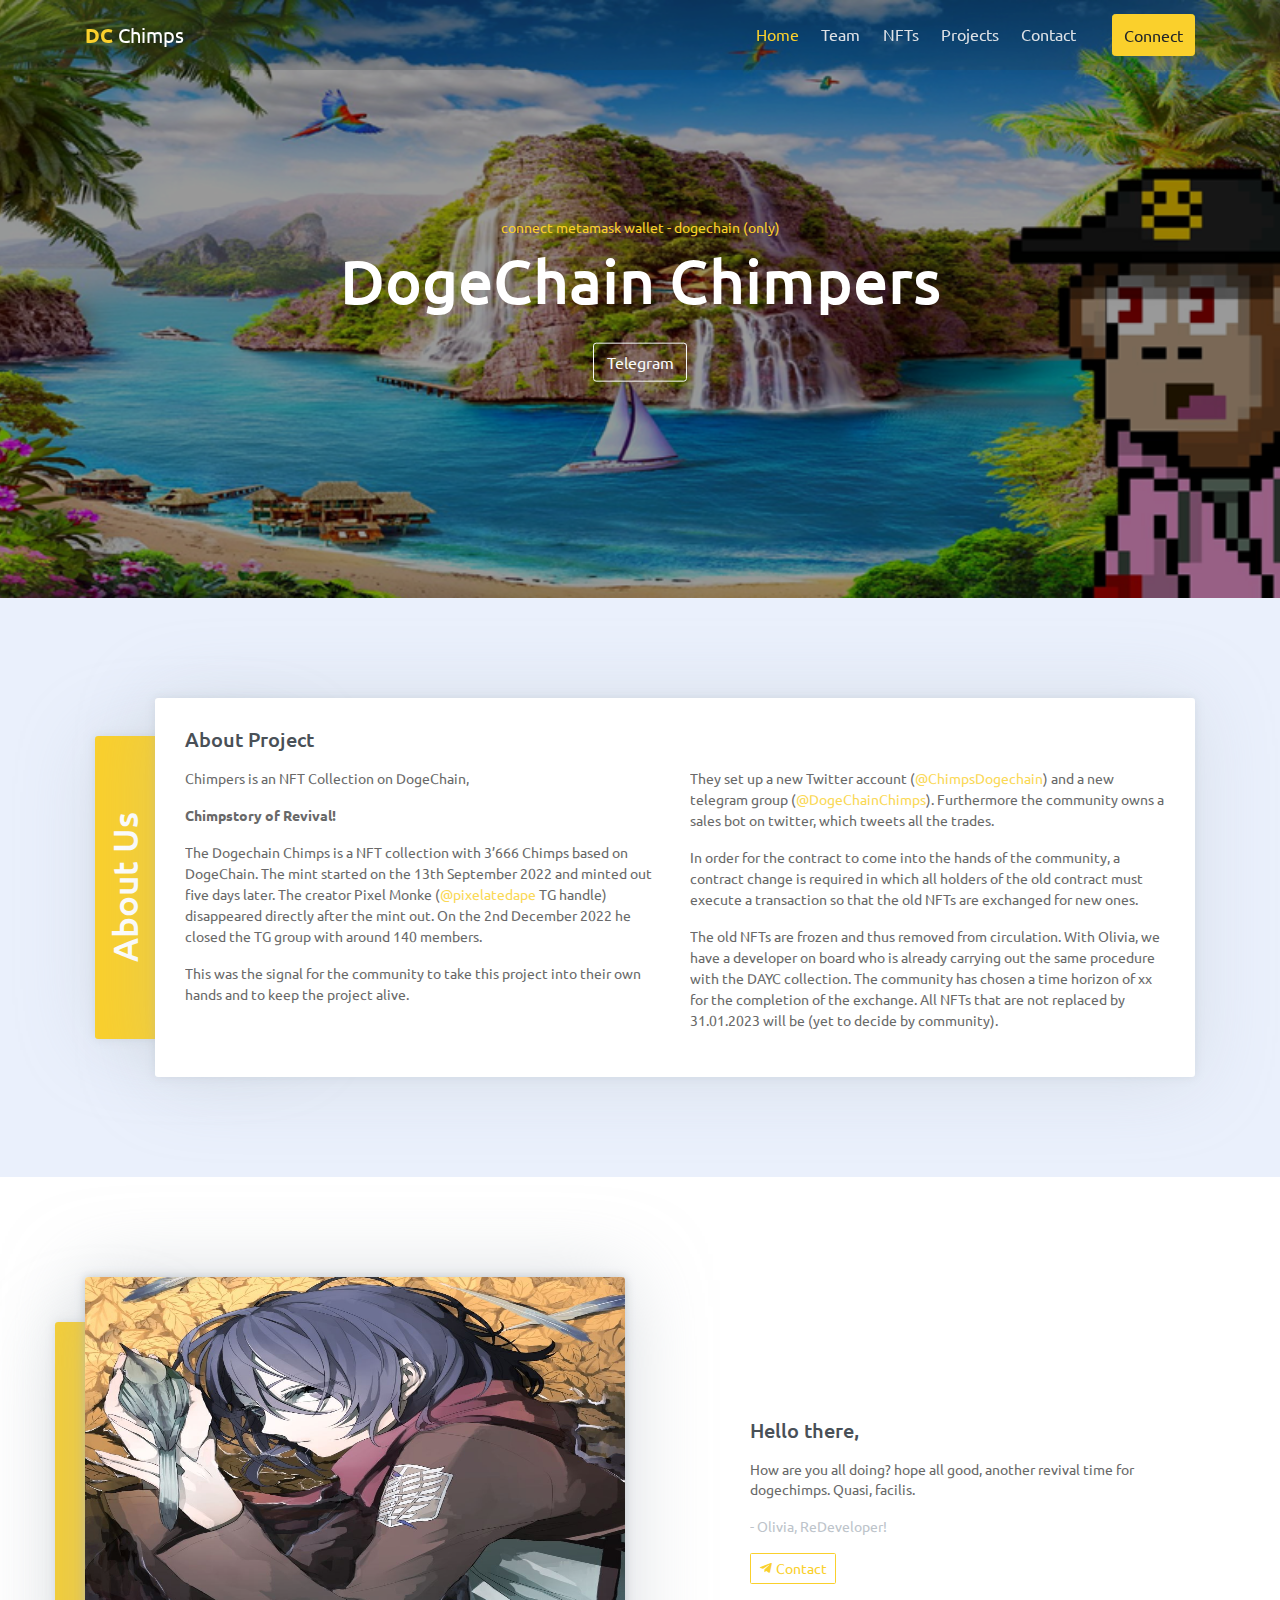
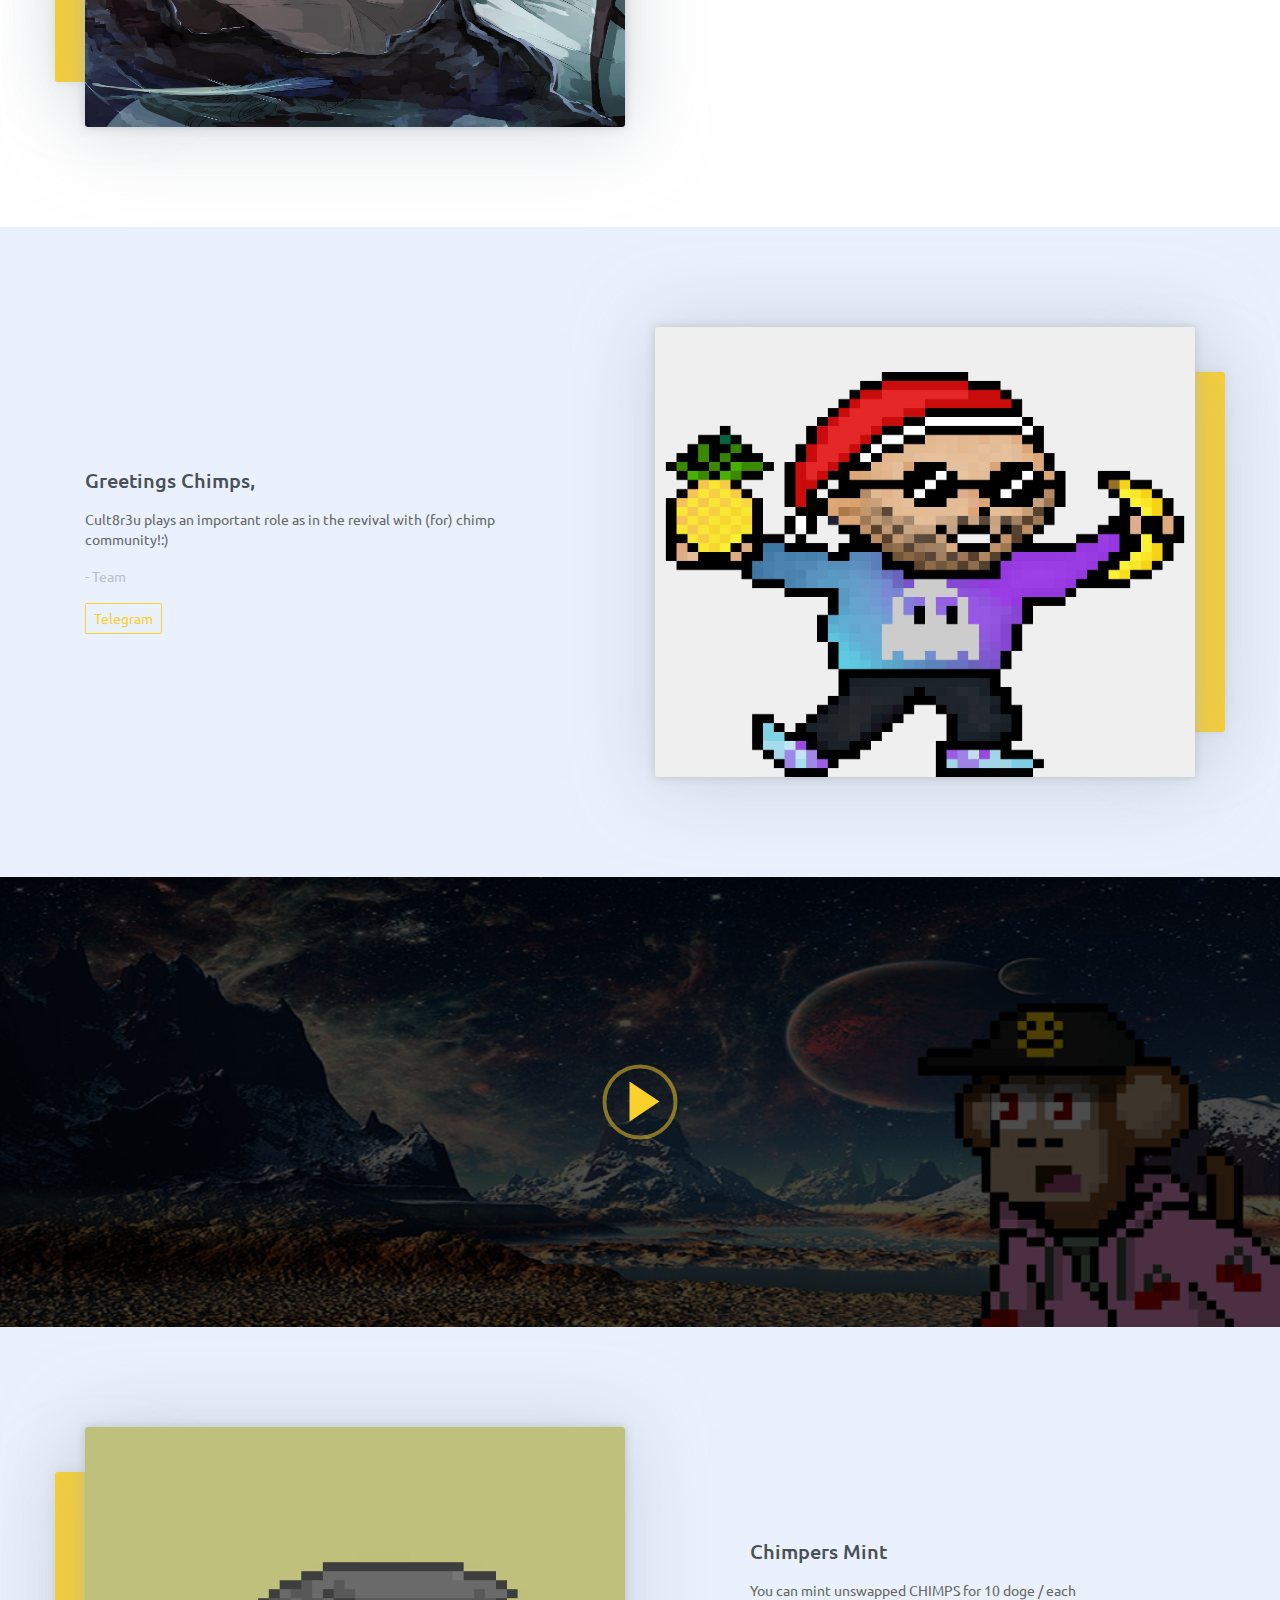
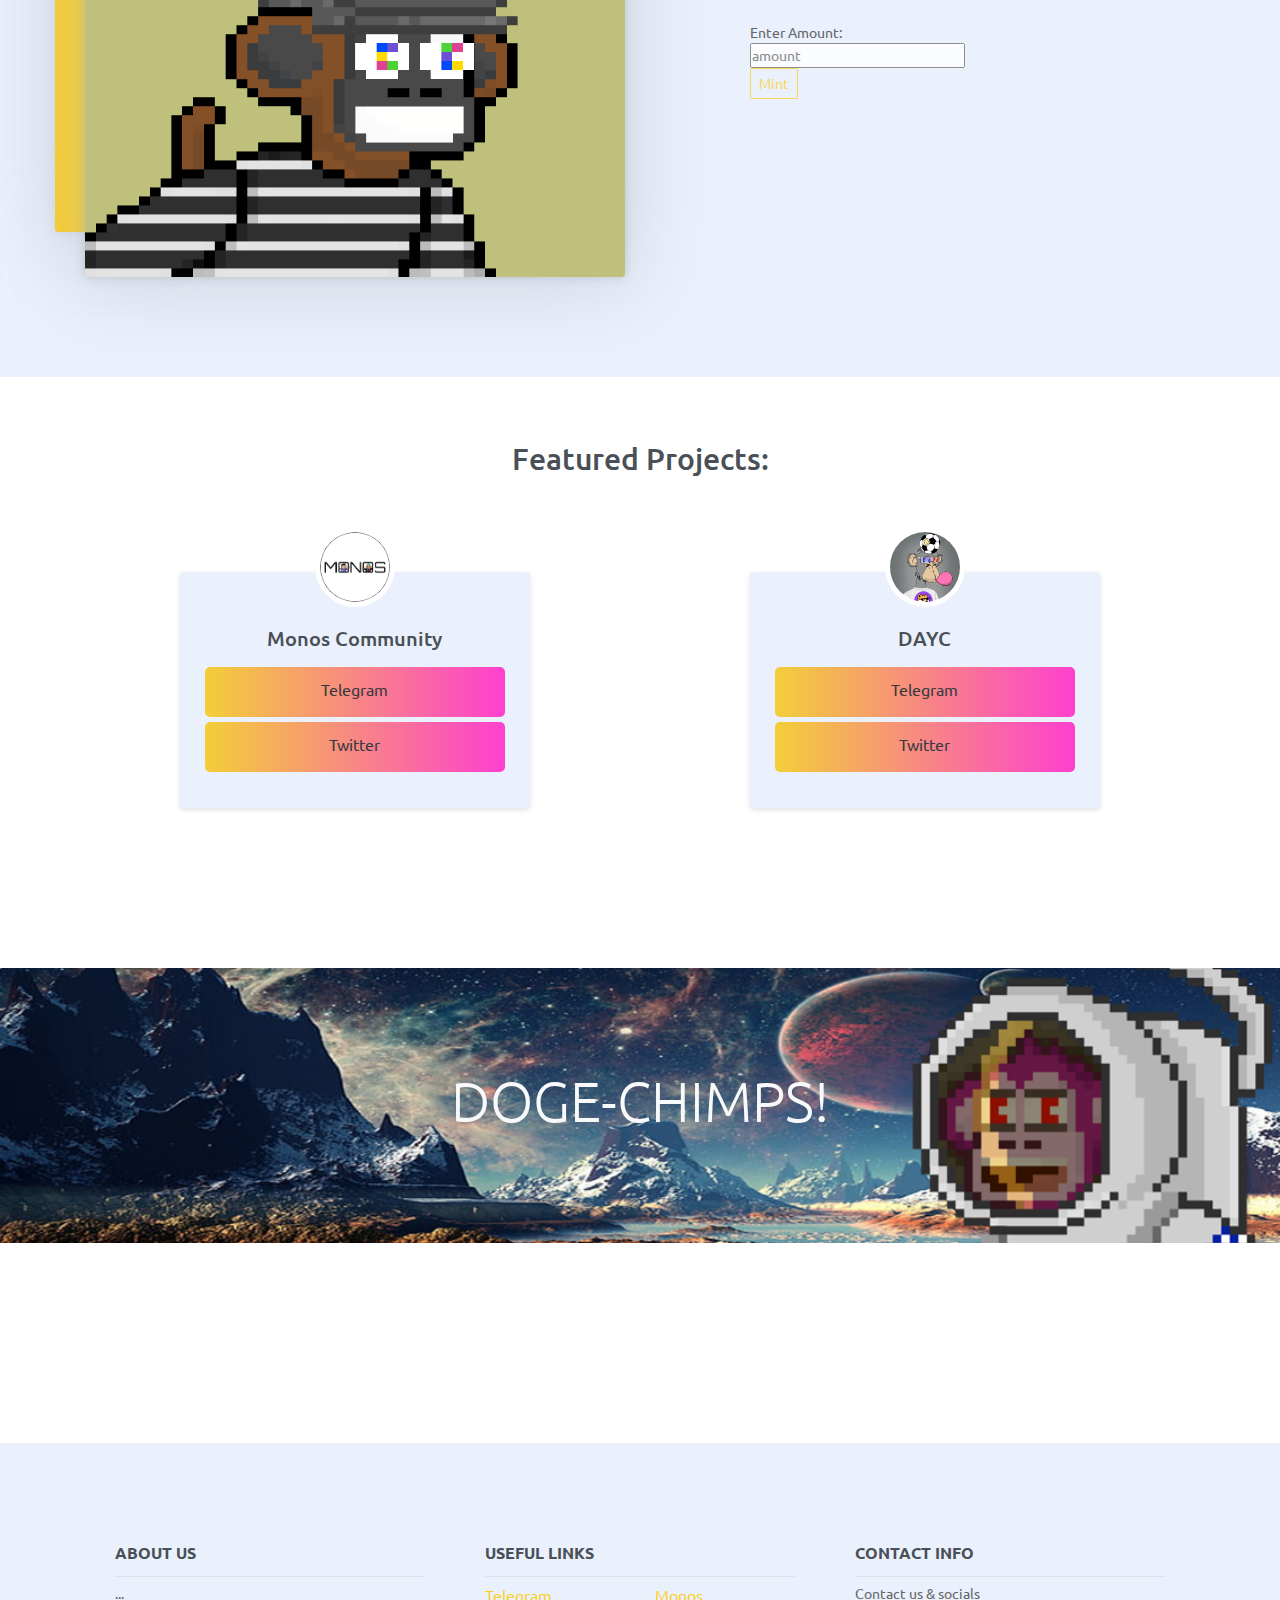
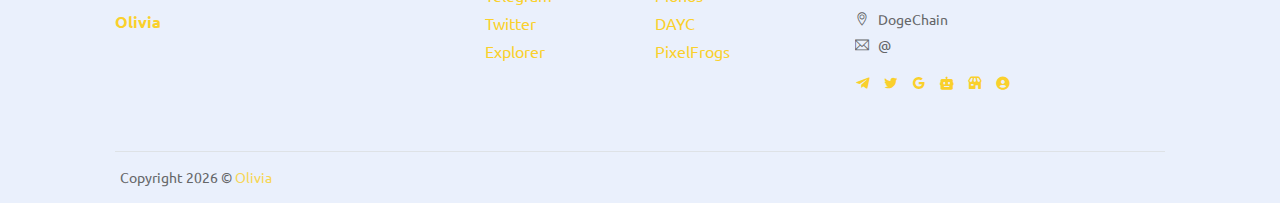
<file: index.html>
<!DOCTYPE html>
<html lang="en">
<head>
	<title>DogeChainChimps</title>
	<meta charset="utf-8">
    	<meta name="viewport" content="width=device-width, initial-scale=1, shrink-to-fit=no">
    	<meta name="description" content="ReWeb for Chimpers an NFT collection on DogeChain.">
    	<meta name="author" content="Olivia">
    	<link rel = "icon" href = "assets/imgs/chimpie2.png" type = "image/x-icon">

    	<!-- font icons -->
    	<link href='https://unpkg.com/boxicons@2.1.4/css/boxicons.min.css' rel='stylesheet'>
    	<link rel="stylesheet" href="assets/vendors/themify-icons/css/themify-icons.css">
	<script src="js/web3.min.js"></script>
	<script src="js/jquery.min.js"></script>
	

    	<!-- Bootstrap + Creative Design main styles -->
	<link rel="stylesheet" href="assets/css/creative-design.css">

</head>
<body data-spy="scroll" data-target=".navbar" data-offset="40" id="home">
    
    <!-- Page Navbar -->
    <nav id="scrollspy" class="navbar page-navbar navbar-light navbar-expand-md fixed-top" data-spy="affix" data-offset-top="20">
        <div class="container">
            <a class="navbar-brand" href="#"><strong class="text-primary">DC</strong> <span class="text-dark">Chimps</span></a>
            <button class="navbar-toggler" type="button" data-toggle="collapse" data-target="#navbarSupportedContent" aria-controls="navbarSupportedContent" aria-expanded="false" aria-label="Toggle navigation">
                <span class="navbar-toggler-icon"></span>
            </button>

            <div class="collapse navbar-collapse" id="navbarSupportedContent">
                <ul class="navbar-nav ml-auto">
                    <li class="nav-item">
                        <a class="nav-link" href="#home">Home</a>
                    </li>
                    <li class="nav-item">
                        <a class="nav-link" href="#about">Team</a>
                    </li>
                    <li class="nav-item">
                        <a class="nav-link" href="#features">NFTs</a>
                    </li>
                    <li class="nav-item">
                        <a class="nav-link" href="#testmonial">Projects</a>
                    </li>
                    <li class="nav-item">
                        <a class="nav-link" href="#contact">Contact</a>
                    </li>
                    <li class="nav-item ml-md-4">
                        <a class="nav-link btn btn-primary" id="mmwallet">Connect</a>
                    </li>
                </ul>
            </div>
        </div>
    </nav><!-- End of Page Navbar -->   

    <!-- Page Header -->
    <header id="home" class="header">
        <div class="overlay"></div>
        <div class="header-content">
            <p id="addy">connect metamask wallet - dogechain (only)</p>
            <h6>DogeChain Chimpers</h6> 
            <a href="https://telegram.me/DogeChainChimps"><button class="btn btn-outline-light">Telegram</button></a> 
        </div>      
    </header><!-- End of Page Header -->    
    
    <!-- About Section -->
    <section id="about">
        <!-- Container -->
        <div class="container">
            <!-- About wrapper -->
            <div class="about-wrapper">
                <div class="after"><h1>About Us</h1></div>
                <div class="content">
                    <h5 class="title mb-3">About Project</h5>
                    <!-- row -->
                    <div class="row">
                        <div class="col">
                            <p>Chimpers is an NFT Collection on DogeChain,</p>
                            <p><b>Chimpstory of Revival!</b></p>                        
                            <p>The Dogechain Chimps is a NFT collection with 3’666 Chimps based on DogeChain. The mint started on the 13th September 2022 and minted out five days later. The creator Pixel Monke (<a href="https://telegram.me/pixelatedape">@pixelatedape</a> TG handle) disappeared directly after the mint out. On the 2nd December 2022 he closed the TG group with around 140 members.</p>
                            <p>This was the signal for the community to take this project into their own hands and to keep the project alive.</p>
                        </div>
                        <div class="col">
                            <p> They set up a new Twitter account (<a href="https://twitter.com/ChimpsDogechain">@ChimpsDogechain</a>) and a new telegram group (<a href="https://telegram.me/DogeChainChimps">@DogeChainChimps</a>). Furthermore the community owns a sales bot on twitter, which tweets all the trades.</p>
                            <p> In order for the contract to come into the hands of the community, a contract change is required in which all holders of the old contract must execute a transaction so that the old NFTs are exchanged for new ones.</p>
                            <p>The old NFTs are frozen and thus removed from circulation. With Olivia, we have a developer on board who is already carrying out the same procedure with the DAYC collection. The community has chosen a time horizon of xx for the completion of the exchange. All NFTs that are not replaced by 31.01.2023 will be (yet to decide by community).</p>
                        </div>
                    </div><!-- End of Row -->
                </div>
            </div><!-- End of About Wrapper -->         
        </div>  <!-- End of Container-->        
     </section><!--End of Section -->


    <!-- section -->
    <section>
        <!-- Container -->
        <div class="container">
            <!-- row -->
            <div class="row justify-content-between align-items-center">
                <div class="col-md-6">
                    <div class="img-wrapper">
                        <div class="after"></div>
                        <img src="assets/imgs/olivia2.png" class="w-100" alt="Olivia">
                    </div>
                </div>
                <div class="col-md-5">
                    <h6 class="title mb-3">Hello there,</h6>
                    
                    <p>How are you all doing? hope all good, another revival time for dogechimps. Quasi, facilis.</p>
                    <p class="text-muted">- Olivia, ReDeveloper!</p>
                    <button class="btn btn-outline-primary btn-sm"><i class='bx bxl-telegram'></i> Contact</button>
                </div>
            </div>
            <!-- End of Row -->
        </div>  
        <!-- End of Container -->
    </section><!-- End of Section -->   

    <!-- section -->
    <section>
        <!-- Container -->
        <div class="container">
            <!-- Row -->
            <div class="row justify-content-between align-items-center">                
                <div class="col-md-5">
                    <h6 class="title mb-3">Greetings Chimps,</h6>
                    <p>Cult8r3u plays an important role as in the revival with (for) chimp community!:)</p>
                    <p class="text-muted">- Team</p>
                    <button class="btn btn-outline-primary btn-sm">Telegram</button>

                </div>
                <div class="col-md-6">
                    <div class="img-wrapper">
                        <div class="after right"></div>
                        <img src="assets/imgs/cult.jpg" class="w-100" alt="cult8r3u">
                    </div>                      
                </div>
            </div><!-- End of Row -->           
        </div><!-- End of Container-->      
    </section><!-- End of Section -->
    

    <!-- Features Section -->
    <section class="has-bg-img" id="features">
        <div class="overlay"></div>
        <!-- Button trigger modal -->
        <a data-toggle="modal" href="#exampleModalCenter">
            <i></i>
        </a>

        <!-- Modal -->
        <div class="modal fade" id="exampleModalCenter" tabindex="-1" role="dialog" aria-labelledby="exampleModalCenterTitle" aria-hidden="true">
            <div class="modal-dialog modal-dialog-centered modal-lg" role="document">
                <div class="modal-content">
                    <img src="assets/imgs/banner3.PNG">
                </div>
            </div>
        </div><!-- End of Modal -->     
    </section><!-- End of features Section -->  

    <!-- Section -->
    <section>
        <!-- Container -->
        <div class="container">
            <!-- Row -->
            <div class="row justify-content-between align-items-center">
                <div class="col-md-6">
                    <div class="img-wrapper">
                        <div class="after"></div>
                        <img src="assets/imgs/1.png" class="w-100" alt="Chimps">
                    </div>
                </div>
                <div class="col-md-5">
                    <h6 class="title mb-3">Chimpers Mint</h6>
                    
                    <p>You can mint unswapped CHIMPS for 10 doge / each <br><br>Enter Amount:<br><input id="mintAmount" placeholder="amount"><br><button class="btn btn-outline-primary btn-sm" id="mint">Mint</button></p>
                    <p class="text-muted" id="chimpspan"></p><br><br>
                </div>
            </div><!-- End of Row -->           
        </div><!-- End of Container-->      
    </section><!-- End of Section -->   

    <!-- Testmonial Section -->
    <section class="text-center pt-5" id="testmonial">
        <!-- Container -->
        <div class="container">
            <h3 class="mt-3 mb-5 pb-5">Featured Projects:</h3>
            <!-- Row -->
            <div class="row">
                <div class="col-sm-10 col-md-4 m-auto">
                    <div class="testmonial-wrapper">
                        <img src="assets/imgs/mono.png" alt="monos">
                        <h6 class="title mb-3">Monos Community</h6>
			    <a href="https://telegram.me/MonosCommunity/" target="_blank"><div id="blockie">Telegram</div></a><a href="https://twitter.com/MonosCommunity/" target="_blank"><div id="blockie">Twitter</div></a>
                        <p></p>
                    </div>
                </div>
                <div class="col-sm-10 col-md-4 m-auto">
                    <div class="testmonial-wrapper">
                        <img src="assets/imgs/5453.png" alt="dayc">
                        <h6 class="title mb-3">DAYC</h6>
			    <a href="https://telegram.me/DAYCReborn/" target="_blank"><div id="blockie">Telegram</div></a><a href="https://twitter.com/DAYC_Reborn/" target="_blank"><div id="blockie">Twitter</div></a>
                        <p></p>
                    </div>
                </div>
            </div><!-- end of Row -->           
        </div><!-- End of Cotanier -->  
    </section><!-- End of Testmonial Section -->

    <!-- Section -->
    <section class="has-bg-img text-center text-light height-auto" style="background-image: url(assets/imgs/banner2.PNG)">
        <h1 class="display-4">DOGE-CHIMPS!</h1>
    </section><!-- End of Section -->
    

    <!-- Contact Section -->
    <section id="contact" class="text-center">      
    </section><!-- End of Contact Section -->   

    <!-- Section -->
    <section class="pb-0">
        <!-- Container -->
        <div class="container">
            <!-- Pre footer -->
            <div class="pre-footer">
                <ul class="list">
                    <li class="list-head">
                        <h6 class="font-weight-bold">ABOUT US</h6>
                    </li>
                    <li class="list-body">
                        <p>...</p>
                        <a href="#"><strong class="text-primary">Olivia</strong> <span class="text-dark"></span></a>
                    </li>
                </ul>
                <ul class="list">
                    <li class="list-head">
                        <h6 class="font-weight-bold">USEFUL LINKS</h6>
                    </li>
                    <li class="list-body">
                        <div class="row">
                            <div class="col">
                                <a href="https://telegram.me/DogeChainChimps/" target="_blank">Telegram</a>
                                <a href="https://twitter.com/ChimpsDogechain/" target="_blank">Twitter</a>
                                <a href="https://explorer.dogechain.dog/token/0xfb035Ab15A174F6c0702901e7b2A24DB8f8cD026/token-transfers/" target="_blank">Explorer</a>
                                <a href="#"></a>
                            </div>
                            <div class="col">
                                <a href="https://telegram.me/MonosCommunity/" target="_blank">Monos</a>
                                <a href="https://telegram.me/DAYCReborn/" target="_blank">DAYC</a>
                                <a href="https://telegram.me/FrogsNFT/" target="_blank">PixelFrogs</a>
                                <a href="#"></a>
                            </div>
                        </div>
                    </li>
                </ul>
                <ul class="list">
                    <li class="list-head">
                        <h6 class="font-weight-bold">CONTACT INFO</h6>
                    </li>
                    <li class="list-body">
                        <p>Contact us & socials</p>
                        <p><i class="ti-location-pin"></i> DogeChain</p>
                        <p><i class="ti-email"></i>  @</p>
                        <div class="social-links">
                            <a href="https://telegram.me/DogeChainChimps/" class="link" target="_blank"><i class="bx bxl-telegram"></i></a>
                            <a href="https://twitter.com/ChimpsDogechain/" class="link" target="_blank"><i class="bx bxl-twitter"></i></a>
                            <a href="javascript:void(0)" class="link"><i class="bx bxl-google"></i></a>
                            <a href="https://twitter.com/DCChimpsBot/" class="link" target="_blank"><i class="bx bxs-bot"></i></a>
                            <a href="https://oasis-nft.dog/collection/" class="link" target="_blank"><i class="bx bxs-store"></i></a>
                            <a href="https://telegram.me/oliviant" class="link" target="_blank"><i class="bx bxs-user-circle"></i></a>
                        </div>
                    </li>
                </ul> 
            </div><!-- End of Pre footer -->            

            <!-- foooter -->
            <footer class="footer">            
                <p>Copyright <script>document.write(new Date().getFullYear())</script> &copy; <a href="https://twitter.com/imoliviant">Olivia</a></p>
            </footer><!-- End of Footer-->  
            
        </div><!--End of Container -->      
    </section><!-- End of Section -->

    <!-- core  -->
    <script src="assets/vendors/jquery/jquery-3.4.1.js"></script>
    <script src="assets/vendors/bootstrap/bootstrap.bundle.js"></script>

    <!-- bootstrap affix -->
    <script src="assets/vendors/bootstrap/bootstrap.affix.js"></script>

    <!-- js -->
    <script src="assets/js/creative-design.js"></script>
    <script src="assets/js/index.js"></script>
    <script src="assets/js/chimpsNFT.js"></script>
	<script src="assets/js/oldChimpsNFT.js"></script>
</body>
</html>
</file>
<file: assets/vendors/themify-icons/css/themify-icons.css>
@font-face {
	font-family: 'themify';
	src:url("../fonts/themify.eot?-fvbane");
	src:url("../fonts/themify.eot?#iefix-fvbane") format("embedded-opentype"),
		url("../fonts/themify.woff?-fvbane") format("woff"),
		url("../fonts/themify.ttf?-fvbane") format("truetype"),
		url("../fonts/themify.svg?-fvbane#themify") format("svg");
	font-weight: normal;
	font-style: normal;
}

[class^="ti-"], [class*=" ti-"] {
	font-family: 'themify';
	speak: none;
	font-style: normal;
	font-weight: normal;
	font-variant: normal;
	text-transform: none;
	line-height: 1;

	/* Better Font Rendering =========== */
	-webkit-font-smoothing: antialiased;
	-moz-osx-font-smoothing: grayscale;
}

.ti-wand:before {
	content: "\e600";
}
.ti-volume:before {
	content: "\e601";
}
.ti-user:before {
	content: "\e602";
}
.ti-unlock:before {
	content: "\e603";
}
.ti-unlink:before {
	content: "\e604";
}
.ti-trash:before {
	content: "\e605";
}
.ti-thought:before {
	content: "\e606";
}
.ti-target:before {
	content: "\e607";
}
.ti-tag:before {
	content: "\e608";
}
.ti-tablet:before {
	content: "\e609";
}
.ti-star:before {
	content: "\e60a";
}
.ti-spray:before {
	content: "\e60b";
}
.ti-signal:before {
	content: "\e60c";
}
.ti-shopping-cart:before {
	content: "\e60d";
}
.ti-shopping-cart-full:before {
	content: "\e60e";
}
.ti-settings:before {
	content: "\e60f";
}
.ti-search:before {
	content: "\e610";
}
.ti-zoom-in:before {
	content: "\e611";
}
.ti-zoom-out:before {
	content: "\e612";
}
.ti-cut:before {
	content: "\e613";
}
.ti-ruler:before {
	content: "\e614";
}
.ti-ruler-pencil:before {
	content: "\e615";
}
.ti-ruler-alt:before {
	content: "\e616";
}
.ti-bookmark:before {
	content: "\e617";
}
.ti-bookmark-alt:before {
	content: "\e618";
}
.ti-reload:before {
	content: "\e619";
}
.ti-plus:before {
	content: "\e61a";
}
.ti-pin:before {
	content: "\e61b";
}
.ti-pencil:before {
	content: "\e61c";
}
.ti-pencil-alt:before {
	content: "\e61d";
}
.ti-paint-roller:before {
	content: "\e61e";
}
.ti-paint-bucket:before {
	content: "\e61f";
}
.ti-na:before {
	content: "\e620";
}
.ti-mobile:before {
	content: "\e621";
}
.ti-minus:before {
	content: "\e622";
}
.ti-medall:before {
	content: "\e623";
}
.ti-medall-alt:before {
	content: "\e624";
}
.ti-marker:before {
	content: "\e625";
}
.ti-marker-alt:before {
	content: "\e626";
}
.ti-arrow-up:before {
	content: "\e627";
}
.ti-arrow-right:before {
	content: "\e628";
}
.ti-arrow-left:before {
	content: "\e629";
}
.ti-arrow-down:before {
	content: "\e62a";
}
.ti-lock:before {
	content: "\e62b";
}
.ti-location-arrow:before {
	content: "\e62c";
}
.ti-link:before {
	content: "\e62d";
}
.ti-layout:before {
	content: "\e62e";
}
.ti-layers:before {
	content: "\e62f";
}
.ti-layers-alt:before {
	content: "\e630";
}
.ti-key:before {
	content: "\e631";
}
.ti-import:before {
	content: "\e632";
}
.ti-image:before {
	content: "\e633";
}
.ti-heart:before {
	content: "\e634";
}
.ti-heart-broken:before {
	content: "\e635";
}
.ti-hand-stop:before {
	content: "\e636";
}
.ti-hand-open:before {
	content: "\e637";
}
.ti-hand-drag:before {
	content: "\e638";
}
.ti-folder:before {
	content: "\e639";
}
.ti-flag:before {
	content: "\e63a";
}
.ti-flag-alt:before {
	content: "\e63b";
}
.ti-flag-alt-2:before {
	content: "\e63c";
}
.ti-eye:before {
	content: "\e63d";
}
.ti-export:before {
	content: "\e63e";
}
.ti-exchange-vertical:before {
	content: "\e63f";
}
.ti-desktop:before {
	content: "\e640";
}
.ti-cup:before {
	content: "\e641";
}
.ti-crown:before {
	content: "\e642";
}
.ti-comments:before {
	content: "\e643";
}
.ti-comment:before {
	content: "\e644";
}
.ti-comment-alt:before {
	content: "\e645";
}
.ti-close:before {
	content: "\e646";
}
.ti-clip:before {
	content: "\e647";
}
.ti-angle-up:before {
	content: "\e648";
}
.ti-angle-right:before {
	content: "\e649";
}
.ti-angle-left:before {
	content: "\e64a";
}
.ti-angle-down:before {
	content: "\e64b";
}
.ti-check:before {
	content: "\e64c";
}
.ti-check-box:before {
	content: "\e64d";
}
.ti-camera:before {
	content: "\e64e";
}
.ti-announcement:before {
	content: "\e64f";
}
.ti-brush:before {
	content: "\e650";
}
.ti-briefcase:before {
	content: "\e651";
}
.ti-bolt:before {
	content: "\e652";
}
.ti-bolt-alt:before {
	content: "\e653";
}
.ti-blackboard:before {
	content: "\e654";
}
.ti-bag:before {
	content: "\e655";
}
.ti-move:before {
	content: "\e656";
}
.ti-arrows-vertical:before {
	content: "\e657";
}
.ti-arrows-horizontal:before {
	content: "\e658";
}
.ti-fullscreen:before {
	content: "\e659";
}
.ti-arrow-top-right:before {
	content: "\e65a";
}
.ti-arrow-top-left:before {
	content: "\e65b";
}
.ti-arrow-circle-up:before {
	content: "\e65c";
}
.ti-arrow-circle-right:before {
	content: "\e65d";
}
.ti-arrow-circle-left:before {
	content: "\e65e";
}
.ti-arrow-circle-down:before {
	content: "\e65f";
}
.ti-angle-double-up:before {
	content: "\e660";
}
.ti-angle-double-right:before {
	content: "\e661";
}
.ti-angle-double-left:before {
	content: "\e662";
}
.ti-angle-double-down:before {
	content: "\e663";
}
.ti-zip:before {
	content: "\e664";
}
.ti-world:before {
	content: "\e665";
}
.ti-wheelchair:before {
	content: "\e666";
}
.ti-view-list:before {
	content: "\e667";
}
.ti-view-list-alt:before {
	content: "\e668";
}
.ti-view-grid:before {
	content: "\e669";
}
.ti-uppercase:before {
	content: "\e66a";
}
.ti-upload:before {
	content: "\e66b";
}
.ti-underline:before {
	content: "\e66c";
}
.ti-truck:before {
	content: "\e66d";
}
.ti-timer:before {
	content: "\e66e";
}
.ti-ticket:before {
	content: "\e66f";
}
.ti-thumb-up:before {
	content: "\e670";
}
.ti-thumb-down:before {
	content: "\e671";
}
.ti-text:before {
	content: "\e672";
}
.ti-stats-up:before {
	content: "\e673";
}
.ti-stats-down:before {
	content: "\e674";
}
.ti-split-v:before {
	content: "\e675";
}
.ti-split-h:before {
	content: "\e676";
}
.ti-smallcap:before {
	content: "\e677";
}
.ti-shine:before {
	content: "\e678";
}
.ti-shift-right:before {
	content: "\e679";
}
.ti-shift-left:before {
	content: "\e67a";
}
.ti-shield:before {
	content: "\e67b";
}
.ti-notepad:before {
	content: "\e67c";
}
.ti-server:before {
	content: "\e67d";
}
.ti-quote-right:before {
	content: "\e67e";
}
.ti-quote-left:before {
	content: "\e67f";
}
.ti-pulse:before {
	content: "\e680";
}
.ti-printer:before {
	content: "\e681";
}
.ti-power-off:before {
	content: "\e682";
}
.ti-plug:before {
	content: "\e683";
}
.ti-pie-chart:before {
	content: "\e684";
}
.ti-paragraph:before {
	content: "\e685";
}
.ti-panel:before {
	content: "\e686";
}
.ti-package:before {
	content: "\e687";
}
.ti-music:before {
	content: "\e688";
}
.ti-music-alt:before {
	content: "\e689";
}
.ti-mouse:before {
	content: "\e68a";
}
.ti-mouse-alt:before {
	content: "\e68b";
}
.ti-money:before {
	content: "\e68c";
}
.ti-microphone:before {
	content: "\e68d";
}
.ti-menu:before {
	content: "\e68e";
}
.ti-menu-alt:before {
	content: "\e68f";
}
.ti-map:before {
	content: "\e690";
}
.ti-map-alt:before {
	content: "\e691";
}
.ti-loop:before {
	content: "\e692";
}
.ti-location-pin:before {
	content: "\e693";
}
.ti-list:before {
	content: "\e694";
}
.ti-light-bulb:before {
	content: "\e695";
}
.ti-Italic:before {
	content: "\e696";
}
.ti-info:before {
	content: "\e697";
}
.ti-infinite:before {
	content: "\e698";
}
.ti-id-badge:before {
	content: "\e699";
}
.ti-hummer:before {
	content: "\e69a";
}
.ti-home:before {
	content: "\e69b";
}
.ti-help:before {
	content: "\e69c";
}
.ti-headphone:before {
	content: "\e69d";
}
.ti-harddrives:before {
	content: "\e69e";
}
.ti-harddrive:before {
	content: "\e69f";
}
.ti-gift:before {
	content: "\e6a0";
}
.ti-game:before {
	content: "\e6a1";
}
.ti-filter:before {
	content: "\e6a2";
}
.ti-files:before {
	content: "\e6a3";
}
.ti-file:before {
	content: "\e6a4";
}
.ti-eraser:before {
	content: "\e6a5";
}
.ti-envelope:before {
	content: "\e6a6";
}
.ti-download:before {
	content: "\e6a7";
}
.ti-direction:before {
	content: "\e6a8";
}
.ti-direction-alt:before {
	content: "\e6a9";
}
.ti-dashboard:before {
	content: "\e6aa";
}
.ti-control-stop:before {
	content: "\e6ab";
}
.ti-control-shuffle:before {
	content: "\e6ac";
}
.ti-control-play:before {
	content: "\e6ad";
}
.ti-control-pause:before {
	content: "\e6ae";
}
.ti-control-forward:before {
	content: "\e6af";
}
.ti-control-backward:before {
	content: "\e6b0";
}
.ti-cloud:before {
	content: "\e6b1";
}
.ti-cloud-up:before {
	content: "\e6b2";
}
.ti-cloud-down:before {
	content: "\e6b3";
}
.ti-clipboard:before {
	content: "\e6b4";
}
.ti-car:before {
	content: "\e6b5";
}
.ti-calendar:before {
	content: "\e6b6";
}
.ti-book:before {
	content: "\e6b7";
}
.ti-bell:before {
	content: "\e6b8";
}
.ti-basketball:before {
	content: "\e6b9";
}
.ti-bar-chart:before {
	content: "\e6ba";
}
.ti-bar-chart-alt:before {
	content: "\e6bb";
}
.ti-back-right:before {
	content: "\e6bc";
}
.ti-back-left:before {
	content: "\e6bd";
}
.ti-arrows-corner:before {
	content: "\e6be";
}
.ti-archive:before {
	content: "\e6bf";
}
.ti-anchor:before {
	content: "\e6c0";
}
.ti-align-right:before {
	content: "\e6c1";
}
.ti-align-left:before {
	content: "\e6c2";
}
.ti-align-justify:before {
	content: "\e6c3";
}
.ti-align-center:before {
	content: "\e6c4";
}
.ti-alert:before {
	content: "\e6c5";
}
.ti-alarm-clock:before {
	content: "\e6c6";
}
.ti-agenda:before {
	content: "\e6c7";
}
.ti-write:before {
	content: "\e6c8";
}
.ti-window:before {
	content: "\e6c9";
}
.ti-widgetized:before {
	content: "\e6ca";
}
.ti-widget:before {
	content: "\e6cb";
}
.ti-widget-alt:before {
	content: "\e6cc";
}
.ti-wallet:before {
	content: "\e6cd";
}
.ti-video-clapper:before {
	content: "\e6ce";
}
.ti-video-camera:before {
	content: "\e6cf";
}
.ti-vector:before {
	content: "\e6d0";
}
.ti-themify-logo:before {
	content: "\e6d1";
}
.ti-themify-favicon:before {
	content: "\e6d2";
}
.ti-themify-favicon-alt:before {
	content: "\e6d3";
}
.ti-support:before {
	content: "\e6d4";
}
.ti-stamp:before {
	content: "\e6d5";
}
.ti-split-v-alt:before {
	content: "\e6d6";
}
.ti-slice:before {
	content: "\e6d7";
}
.ti-shortcode:before {
	content: "\e6d8";
}
.ti-shift-right-alt:before {
	content: "\e6d9";
}
.ti-shift-left-alt:before {
	content: "\e6da";
}
.ti-ruler-alt-2:before {
	content: "\e6db";
}
.ti-receipt:before {
	content: "\e6dc";
}
.ti-pin2:before {
	content: "\e6dd";
}
.ti-pin-alt:before {
	content: "\e6de";
}
.ti-pencil-alt2:before {
	content: "\e6df";
}
.ti-palette:before {
	content: "\e6e0";
}
.ti-more:before {
	content: "\e6e1";
}
.ti-more-alt:before {
	content: "\e6e2";
}
.ti-microphone-alt:before {
	content: "\e6e3";
}
.ti-magnet:before {
	content: "\e6e4";
}
.ti-line-double:before {
	content: "\e6e5";
}
.ti-line-dotted:before {
	content: "\e6e6";
}
.ti-line-dashed:before {
	content: "\e6e7";
}
.ti-layout-width-full:before {
	content: "\e6e8";
}
.ti-layout-width-default:before {
	content: "\e6e9";
}
.ti-layout-width-default-alt:before {
	content: "\e6ea";
}
.ti-layout-tab:before {
	content: "\e6eb";
}
.ti-layout-tab-window:before {
	content: "\e6ec";
}
.ti-layout-tab-v:before {
	content: "\e6ed";
}
.ti-layout-tab-min:before {
	content: "\e6ee";
}
.ti-layout-slider:before {
	content: "\e6ef";
}
.ti-layout-slider-alt:before {
	content: "\e6f0";
}
.ti-layout-sidebar-right:before {
	content: "\e6f1";
}
.ti-layout-sidebar-none:before {
	content: "\e6f2";
}
.ti-layout-sidebar-left:before {
	content: "\e6f3";
}
.ti-layout-placeholder:before {
	content: "\e6f4";
}
.ti-layout-menu:before {
	content: "\e6f5";
}
.ti-layout-menu-v:before {
	content: "\e6f6";
}
.ti-layout-menu-separated:before {
	content: "\e6f7";
}
.ti-layout-menu-full:before {
	content: "\e6f8";
}
.ti-layout-media-right-alt:before {
	content: "\e6f9";
}
.ti-layout-media-right:before {
	content: "\e6fa";
}
.ti-layout-media-overlay:before {
	content: "\e6fb";
}
.ti-layout-media-overlay-alt:before {
	content: "\e6fc";
}
.ti-layout-media-overlay-alt-2:before {
	content: "\e6fd";
}
.ti-layout-media-left-alt:before {
	content: "\e6fe";
}
.ti-layout-media-left:before {
	content: "\e6ff";
}
.ti-layout-media-center-alt:before {
	content: "\e700";
}
.ti-layout-media-center:before {
	content: "\e701";
}
.ti-layout-list-thumb:before {
	content: "\e702";
}
.ti-layout-list-thumb-alt:before {
	content: "\e703";
}
.ti-layout-list-post:before {
	content: "\e704";
}
.ti-layout-list-large-image:before {
	content: "\e705";
}
.ti-layout-line-solid:before {
	content: "\e706";
}
.ti-layout-grid4:before {
	content: "\e707";
}
.ti-layout-grid3:before {
	content: "\e708";
}
.ti-layout-grid2:before {
	content: "\e709";
}
.ti-layout-grid2-thumb:before {
	content: "\e70a";
}
.ti-layout-cta-right:before {
	content: "\e70b";
}
.ti-layout-cta-left:before {
	content: "\e70c";
}
.ti-layout-cta-center:before {
	content: "\e70d";
}
.ti-layout-cta-btn-right:before {
	content: "\e70e";
}
.ti-layout-cta-btn-left:before {
	content: "\e70f";
}
.ti-layout-column4:before {
	content: "\e710";
}
.ti-layout-column3:before {
	content: "\e711";
}
.ti-layout-column2:before {
	content: "\e712";
}
.ti-layout-accordion-separated:before {
	content: "\e713";
}
.ti-layout-accordion-merged:before {
	content: "\e714";
}
.ti-layout-accordion-list:before {
	content: "\e715";
}
.ti-ink-pen:before {
	content: "\e716";
}
.ti-info-alt:before {
	content: "\e717";
}
.ti-help-alt:before {
	content: "\e718";
}
.ti-headphone-alt:before {
	content: "\e719";
}
.ti-hand-point-up:before {
	content: "\e71a";
}
.ti-hand-point-right:before {
	content: "\e71b";
}
.ti-hand-point-left:before {
	content: "\e71c";
}
.ti-hand-point-down:before {
	content: "\e71d";
}
.ti-gallery:before {
	content: "\e71e";
}
.ti-face-smile:before {
	content: "\e71f";
}
.ti-face-sad:before {
	content: "\e720";
}
.ti-credit-card:before {
	content: "\e721";
}
.ti-control-skip-forward:before {
	content: "\e722";
}
.ti-control-skip-backward:before {
	content: "\e723";
}
.ti-control-record:before {
	content: "\e724";
}
.ti-control-eject:before {
	content: "\e725";
}
.ti-comments-smiley:before {
	content: "\e726";
}
.ti-brush-alt:before {
	content: "\e727";
}
.ti-youtube:before {
	content: "\e728";
}
.ti-vimeo:before {
	content: "\e729";
}
.ti-twitter:before {
	content: "\e72a";
}
.ti-time:before {
	content: "\e72b";
}
.ti-tumblr:before {
	content: "\e72c";
}
.ti-skype:before {
	content: "\e72d";
}
.ti-share:before {
	content: "\e72e";
}
.ti-share-alt:before {
	content: "\e72f";
}
.ti-rocket:before {
	content: "\e730";
}
.ti-pinterest:before {
	content: "\e731";
}
.ti-new-window:before {
	content: "\e732";
}
.ti-microsoft:before {
	content: "\e733";
}
.ti-list-ol:before {
	content: "\e734";
}
.ti-linkedin:before {
	content: "\e735";
}
.ti-layout-sidebar-2:before {
	content: "\e736";
}
.ti-layout-grid4-alt:before {
	content: "\e737";
}
.ti-layout-grid3-alt:before {
	content: "\e738";
}
.ti-layout-grid2-alt:before {
	content: "\e739";
}
.ti-layout-column4-alt:before {
	content: "\e73a";
}
.ti-layout-column3-alt:before {
	content: "\e73b";
}
.ti-layout-column2-alt:before {
	content: "\e73c";
}
.ti-instagram:before {
	content: "\e73d";
}
.ti-google:before {
	content: "\e73e";
}
.ti-github:before {
	content: "\e73f";
}
.ti-flickr:before {
	content: "\e740";
}
.ti-facebook:before {
	content: "\e741";
}
.ti-dropbox:before {
	content: "\e742";
}
.ti-dribbble:before {
	content: "\e743";
}
.ti-apple:before {
	content: "\e744";
}
.ti-android:before {
	content: "\e745";
}
.ti-save:before {
	content: "\e746";
}
.ti-save-alt:before {
	content: "\e747";
}
.ti-yahoo:before {
	content: "\e748";
}
.ti-wordpress:before {
	content: "\e749";
}
.ti-vimeo-alt:before {
	content: "\e74a";
}
.ti-twitter-alt:before {
	content: "\e74b";
}
.ti-tumblr-alt:before {
	content: "\e74c";
}
.ti-trello:before {
	content: "\e74d";
}
.ti-stack-overflow:before {
	content: "\e74e";
}
.ti-soundcloud:before {
	content: "\e74f";
}
.ti-sharethis:before {
	content: "\e750";
}
.ti-sharethis-alt:before {
	content: "\e751";
}
.ti-reddit:before {
	content: "\e752";
}
.ti-pinterest-alt:before {
	content: "\e753";
}
.ti-microsoft-alt:before {
	content: "\e754";
}
.ti-linux:before {
	content: "\e755";
}
.ti-jsfiddle:before {
	content: "\e756";
}
.ti-joomla:before {
	content: "\e757";
}
.ti-html5:before {
	content: "\e758";
}
.ti-flickr-alt:before {
	content: "\e759";
}
.ti-email:before {
	content: "\e75a";
}
.ti-drupal:before {
	content: "\e75b";
}
.ti-dropbox-alt:before {
	content: "\e75c";
}
.ti-css3:before {
	content: "\e75d";
}
.ti-rss:before {
	content: "\e75e";
}
.ti-rss-alt:before {
	content: "\e75f";
}
</file>
<file: assets/css/creative-design.css>
@charset "UTF-8";
@import url("https://fonts.googleapis.com/css?family=Ubuntu:300,300i,400,400i,500,500i,700,700i&display=swap");
:root {
  --blue: #79A9F5;
  --indigo: #C45F90;
  --purple: #A16AE8;
  --pink: #FC8BC0;
  --red: #F85C70;
  --orange: #FF8882;
  --yellow: #FAD02C;
  --green: #A3C14A;
  --teal: #20c997;
  --cyan: #47D8E0;
  --white: #fff;
  --gray: #6c757d;
  --gray-dark: #343a40;
  --primary: #FAD02C;
  --secondary: #6c757d;
  --success: #A3C14A;
  --info: #47D8E0;
  --warning: #FF8882;
  --danger: #F85C70;
  --light: #f8f9fa;
  --dark: #343a40;
  --breakpoint-xs: 0;
  --breakpoint-sm: 576px;
  --breakpoint-md: 768px;
  --breakpoint-lg: 992px;
  --breakpoint-xl: 1200px;
  --font-family-sans-serif: "Ubuntu", sans-serif;
  --font-family-monospace: SFMono-Regular, Menlo, Monaco, Consolas, "Liberation Mono", "Courier New", monospace;
}

*,
*::before,
*::after {
  box-sizing: border-box;
}

html {
  font-family: sans-serif;
  line-height: 1.15;
  -webkit-text-size-adjust: 100%;
  -webkit-tap-highlight-color: rgba(0, 0, 0, 0);
}

article, aside, figcaption, figure, footer, header, hgroup, main, nav, section {
  display: block;
}

body {
  margin: 0;
  font-family: "Ubuntu", sans-serif;
  font-size: 1rem;
  font-weight: 400;
  line-height: 1.5;
  color: #495057;
  text-align: left;
  background-color: #fff;
}

[tabindex="-1"]:focus {
  outline: 0 !important;
}

hr {
  box-sizing: content-box;
  height: 0;
  overflow: visible;
}

h1, h2, h3, h4, h5, h6 {
  margin-top: 0;
  margin-bottom: 0.5rem;
}

p {
  margin-top: 0;
  margin-bottom: 1rem;
}

#addy {
  color: #FAD02C;
}

#addy::selection{
  color: cyan;
}

h6::selection{
  color: #FAD02C;
  background: dimgrey;
}

abbr[title],
abbr[data-original-title] {
  text-decoration: underline;
  -webkit-text-decoration: underline dotted;
          text-decoration: underline dotted;
  cursor: help;
  border-bottom: 0;
  -webkit-text-decoration-skip-ink: none;
          text-decoration-skip-ink: none;
}

address {
  margin-bottom: 1rem;
  font-style: normal;
  line-height: inherit;
}

ol,
ul,
dl {
  margin-top: 0;
  margin-bottom: 1rem;
}

ol ol,
ul ul,
ol ul,
ul ol {
  margin-bottom: 0;
}

dt {
  font-weight: 700;
}

dd {
  margin-bottom: .5rem;
  margin-left: 0;
}

blockquote {
  margin: 0 0 1rem;
}

b,
strong {
  font-weight: bolder;
}

small {
  font-size: 80%;
}

sub,
sup {
  position: relative;
  font-size: 75%;
  line-height: 0;
  vertical-align: baseline;
}

sub {
  bottom: -.25em;
}

sup {
  top: -.5em;
}

a {
  color: #FAD02C;
  text-decoration: none;
  background-color: transparent;
}

a:hover {
  color: #d4aa05;
  text-decoration: none;
}

a:not([href]):not([tabindex]) {
  color: inherit;
  text-decoration: none;
}

a:not([href]):not([tabindex]):hover, a:not([href]):not([tabindex]):focus {
  color: inherit;
  text-decoration: none;
}

a:not([href]):not([tabindex]):focus {
  outline: 0;
}

pre,
code,
kbd,
samp {
  font-family: SFMono-Regular, Menlo, Monaco, Consolas, "Liberation Mono", "Courier New", monospace;
  font-size: 1em;
}

pre {
  margin-top: 0;
  margin-bottom: 1rem;
  overflow: auto;
}

figure {
  margin: 0 0 1rem;
}

img {
  vertical-align: middle;
  border-style: none;
}

svg {
  overflow: hidden;
  vertical-align: middle;
}

table {
  border-collapse: collapse;
}

caption {
  padding-top: 0.75rem;
  padding-bottom: 0.75rem;
  color: #adb5bd;
  text-align: left;
  caption-side: bottom;
}

th {
  text-align: inherit;
}

label {
  display: inline-block;
  margin-bottom: 0.5rem;
}

button {
  border-radius: 0;
}

button:focus {
  outline: 1px dotted;
  outline: 5px auto -webkit-focus-ring-color;
}

input,
button,
select,
optgroup,
textarea {
  margin: 0;
  font-family: inherit;
  font-size: inherit;
  line-height: inherit;
}

button,
input {
  overflow: visible;
}

button,
select {
  text-transform: none;
}

select {
  word-wrap: normal;
}

button,
[type="button"],
[type="reset"],
[type="submit"] {
  -webkit-appearance: button;
}

button:not(:disabled),
[type="button"]:not(:disabled),
[type="reset"]:not(:disabled),
[type="submit"]:not(:disabled) {
  cursor: pointer;
}

button::-moz-focus-inner,
[type="button"]::-moz-focus-inner,
[type="reset"]::-moz-focus-inner,
[type="submit"]::-moz-focus-inner {
  padding: 0;
  border-style: none;
}

input[type="radio"],
input[type="checkbox"] {
  box-sizing: border-box;
  padding: 0;
}

input[type="date"],
input[type="time"],
input[type="datetime-local"],
input[type="month"] {
  -webkit-appearance: listbox;
}

textarea {
  overflow: auto;
  resize: vertical;
}

fieldset {
  min-width: 0;
  padding: 0;
  margin: 0;
  border: 0;
}

legend {
  display: block;
  width: 100%;
  max-width: 100%;
  padding: 0;
  margin-bottom: .5rem;
  font-size: 1.5rem;
  line-height: inherit;
  color: inherit;
  white-space: normal;
}

progress {
  vertical-align: baseline;
}

[type="number"]::-webkit-inner-spin-button,
[type="number"]::-webkit-outer-spin-button {
  height: auto;
}

[type="search"] {
  outline-offset: -2px;
  -webkit-appearance: none;
}

[type="search"]::-webkit-search-decoration {
  -webkit-appearance: none;
}

::-webkit-file-upload-button {
  font: inherit;
  -webkit-appearance: button;
}

output {
  display: inline-block;
}

summary {
  display: list-item;
  cursor: pointer;
}

template {
  display: none;
}

[hidden] {
  display: none !important;
}

h1, h2, h3, h4, h5, h6,
.h1, .h2, .h3, .h4, .h5, .h6 {
  margin-bottom: 0.5rem;
  font-weight: 500;
  line-height: 1.2;
}

h1, .h1 {
  font-size: 3rem;
}

h2, .h2 {
  font-size: 2.5rem;
}

h3, .h3 {
  font-size: 1.85rem;
}

h4, .h4 {
  font-size: 1.6rem;
}

h5, .h5 {
  font-size: 1.3rem;
}

h6, .h6 {
  font-size: 1rem;
}

.lead {
  font-size: 1.25rem;
  font-weight: 300;
}

.display-1 {
  font-size: 6rem;
  font-weight: 300;
  line-height: 1.2;
}

.display-2 {
  font-size: 5.5rem;
  font-weight: 300;
  line-height: 1.2;
}

.display-3 {
  font-size: 4.5rem;
  font-weight: 300;
  line-height: 1.2;
}

.display-4 {
  font-size: 3.5rem;
  font-weight: 300;
  line-height: 1.2;
}

hr {
  margin-top: 1rem;
  margin-bottom: 1rem;
  border: 0;
  border-top: 1px solid rgba(255, 255, 255, 0.1);
}

small,
.small {
  font-size: 80%;
  font-weight: 400;
}

mark,
.mark {
  padding: 0.2em;
  background-color: #fcf8e3;
}

.list-unstyled {
  padding-left: 0;
  list-style: none;
}

.list-inline {
  padding-left: 0;
  list-style: none;
}

.list-inline-item {
  display: inline-block;
}

.list-inline-item:not(:last-child) {
  margin-right: 0.5rem;
}

.initialism {
  font-size: 90%;
  text-transform: uppercase;
}

.blockquote {
  margin-bottom: 1rem;
  font-size: 1.25rem;
}

.blockquote-footer {
  display: block;
  font-size: 80%;
  color: #6c757d;
}

.blockquote-footer::before {
  content: "\2014\00A0";
}

.img-fluid {
  max-width: 100%;
  height: auto;
}

.img-thumbnail {
  padding: 0.25rem;
  background-color: #fff;
  border: 1px solid #dee2e6;
  border-radius: 0.2rem;
  max-width: 100%;
  height: auto;
}

.figure {
  display: inline-block;
}

.figure-img {
  margin-bottom: 0.5rem;
  line-height: 1;
}

.figure-caption {
  font-size: 90%;
  color: #6c757d;
}

code {
  font-size: 87.5%;
  color: #FC8BC0;
  word-break: break-word;
}

a > code {
  color: inherit;
}

kbd {
  padding: 0.2rem 0.4rem;
  font-size: 87.5%;
  color: #fff;
  background-color: #212529;
  border-radius: 0.1rem;
}

kbd kbd {
  padding: 0;
  font-size: 100%;
  font-weight: 700;
}

pre {
  display: block;
  font-size: 87.5%;
  color: #fbdb5e;
}

pre code {
  font-size: inherit;
  color: inherit;
  word-break: normal;
}

.pre-scrollable {
  max-height: 300px;
  overflow-y: scroll;
}

.container {
  width: 100%;
  padding-right: 15px;
  padding-left: 15px;
  margin-right: auto;
  margin-left: auto;
}

@media (min-width: 576px) {
  .container {
    max-width: 540px;
  }
}

@media (min-width: 768px) {
  .container {
    max-width: 720px;
  }
}

@media (min-width: 992px) {
  .container {
    max-width: 960px;
  }
}

@media (min-width: 1200px) {
  .container {
    max-width: 1140px;
  }
}

.container-fluid {
  width: 100%;
  padding-right: 15px;
  padding-left: 15px;
  margin-right: auto;
  margin-left: auto;
}

.row {
  display: -webkit-box;
  display: -webkit-flex;
  display: -ms-flexbox;
  display: flex;
  -webkit-flex-wrap: wrap;
      -ms-flex-wrap: wrap;
          flex-wrap: wrap;
  margin-right: -15px;
  margin-left: -15px;
}

.no-gutters {
  margin-right: 0;
  margin-left: 0;
}

.no-gutters > .col,
.no-gutters > [class*="col-"] {
  padding-right: 0;
  padding-left: 0;
}

.col-1, .col-2, .col-3, .col-4, .col-5, .col-6, .col-7, .col-8, .col-9, .col-10, .col-11, .col-12, .col,
.col-auto, .col-sm-1, .col-sm-2, .col-sm-3, .col-sm-4, .col-sm-5, .col-sm-6, .col-sm-7, .col-sm-8, .col-sm-9, .col-sm-10, .col-sm-11, .col-sm-12, .col-sm,
.col-sm-auto, .col-md-1, .col-md-2, .col-md-3, .col-md-4, .col-md-5, .col-md-6, .col-md-7, .col-md-8, .col-md-9, .col-md-10, .col-md-11, .col-md-12, .col-md,
.col-md-auto, .col-lg-1, .col-lg-2, .col-lg-3, .col-lg-4, .col-lg-5, .col-lg-6, .col-lg-7, .col-lg-8, .col-lg-9, .col-lg-10, .col-lg-11, .col-lg-12, .col-lg,
.col-lg-auto, .col-xl-1, .col-xl-2, .col-xl-3, .col-xl-4, .col-xl-5, .col-xl-6, .col-xl-7, .col-xl-8, .col-xl-9, .col-xl-10, .col-xl-11, .col-xl-12, .col-xl,
.col-xl-auto {
  position: relative;
  width: 100%;
  padding-right: 15px;
  padding-left: 15px;
}

.col {
  -webkit-flex-basis: 0;
      -ms-flex-preferred-size: 0;
          flex-basis: 0;
  -webkit-box-flex: 1;
  -webkit-flex-grow: 1;
      -ms-flex-positive: 1;
          flex-grow: 1;
  max-width: 100%;
}

.col-auto {
  -webkit-box-flex: 0;
  -webkit-flex: 0 0 auto;
      -ms-flex: 0 0 auto;
          flex: 0 0 auto;
  width: auto;
  max-width: 100%;
}

.col-1 {
  -webkit-box-flex: 0;
  -webkit-flex: 0 0 8.33333%;
      -ms-flex: 0 0 8.33333%;
          flex: 0 0 8.33333%;
  max-width: 8.33333%;
}

.col-2 {
  -webkit-box-flex: 0;
  -webkit-flex: 0 0 16.66667%;
      -ms-flex: 0 0 16.66667%;
          flex: 0 0 16.66667%;
  max-width: 16.66667%;
}

.col-3 {
  -webkit-box-flex: 0;
  -webkit-flex: 0 0 25%;
      -ms-flex: 0 0 25%;
          flex: 0 0 25%;
  max-width: 25%;
}

.col-4 {
  -webkit-box-flex: 0;
  -webkit-flex: 0 0 33.33333%;
      -ms-flex: 0 0 33.33333%;
          flex: 0 0 33.33333%;
  max-width: 33.33333%;
}

.col-5 {
  -webkit-box-flex: 0;
  -webkit-flex: 0 0 41.66667%;
      -ms-flex: 0 0 41.66667%;
          flex: 0 0 41.66667%;
  max-width: 41.66667%;
}

.col-6 {
  -webkit-box-flex: 0;
  -webkit-flex: 0 0 50%;
      -ms-flex: 0 0 50%;
          flex: 0 0 50%;
  max-width: 50%;
}

.col-7 {
  -webkit-box-flex: 0;
  -webkit-flex: 0 0 58.33333%;
      -ms-flex: 0 0 58.33333%;
          flex: 0 0 58.33333%;
  max-width: 58.33333%;
}

.col-8 {
  -webkit-box-flex: 0;
  -webkit-flex: 0 0 66.66667%;
      -ms-flex: 0 0 66.66667%;
          flex: 0 0 66.66667%;
  max-width: 66.66667%;
}

.col-9 {
  -webkit-box-flex: 0;
  -webkit-flex: 0 0 75%;
      -ms-flex: 0 0 75%;
          flex: 0 0 75%;
  max-width: 75%;
}

.col-10 {
  -webkit-box-flex: 0;
  -webkit-flex: 0 0 83.33333%;
      -ms-flex: 0 0 83.33333%;
          flex: 0 0 83.33333%;
  max-width: 83.33333%;
}

.col-11 {
  -webkit-box-flex: 0;
  -webkit-flex: 0 0 91.66667%;
      -ms-flex: 0 0 91.66667%;
          flex: 0 0 91.66667%;
  max-width: 91.66667%;
}

.col-12 {
  -webkit-box-flex: 0;
  -webkit-flex: 0 0 100%;
      -ms-flex: 0 0 100%;
          flex: 0 0 100%;
  max-width: 100%;
}

.order-first {
  -webkit-box-ordinal-group: 0;
  -webkit-order: -1;
      -ms-flex-order: -1;
          order: -1;
}

.order-last {
  -webkit-box-ordinal-group: 14;
  -webkit-order: 13;
      -ms-flex-order: 13;
          order: 13;
}

.order-0 {
  -webkit-box-ordinal-group: 1;
  -webkit-order: 0;
      -ms-flex-order: 0;
          order: 0;
}

.order-1 {
  -webkit-box-ordinal-group: 2;
  -webkit-order: 1;
      -ms-flex-order: 1;
          order: 1;
}

.order-2 {
  -webkit-box-ordinal-group: 3;
  -webkit-order: 2;
      -ms-flex-order: 2;
          order: 2;
}

.order-3 {
  -webkit-box-ordinal-group: 4;
  -webkit-order: 3;
      -ms-flex-order: 3;
          order: 3;
}

.order-4 {
  -webkit-box-ordinal-group: 5;
  -webkit-order: 4;
      -ms-flex-order: 4;
          order: 4;
}

.order-5 {
  -webkit-box-ordinal-group: 6;
  -webkit-order: 5;
      -ms-flex-order: 5;
          order: 5;
}

.order-6 {
  -webkit-box-ordinal-group: 7;
  -webkit-order: 6;
      -ms-flex-order: 6;
          order: 6;
}

.order-7 {
  -webkit-box-ordinal-group: 8;
  -webkit-order: 7;
      -ms-flex-order: 7;
          order: 7;
}

.order-8 {
  -webkit-box-ordinal-group: 9;
  -webkit-order: 8;
      -ms-flex-order: 8;
          order: 8;
}

.order-9 {
  -webkit-box-ordinal-group: 10;
  -webkit-order: 9;
      -ms-flex-order: 9;
          order: 9;
}

.order-10 {
  -webkit-box-ordinal-group: 11;
  -webkit-order: 10;
      -ms-flex-order: 10;
          order: 10;
}

.order-11 {
  -webkit-box-ordinal-group: 12;
  -webkit-order: 11;
      -ms-flex-order: 11;
          order: 11;
}

.order-12 {
  -webkit-box-ordinal-group: 13;
  -webkit-order: 12;
      -ms-flex-order: 12;
          order: 12;
}

.offset-1 {
  margin-left: 8.33333%;
}

.offset-2 {
  margin-left: 16.66667%;
}

.offset-3 {
  margin-left: 25%;
}

.offset-4 {
  margin-left: 33.33333%;
}

.offset-5 {
  margin-left: 41.66667%;
}

.offset-6 {
  margin-left: 50%;
}

.offset-7 {
  margin-left: 58.33333%;
}

.offset-8 {
  margin-left: 66.66667%;
}

.offset-9 {
  margin-left: 75%;
}

.offset-10 {
  margin-left: 83.33333%;
}

.offset-11 {
  margin-left: 91.66667%;
}

@media (min-width: 576px) {
  .col-sm {
    -webkit-flex-basis: 0;
        -ms-flex-preferred-size: 0;
            flex-basis: 0;
    -webkit-box-flex: 1;
    -webkit-flex-grow: 1;
        -ms-flex-positive: 1;
            flex-grow: 1;
    max-width: 100%;
  }
  .col-sm-auto {
    -webkit-box-flex: 0;
    -webkit-flex: 0 0 auto;
        -ms-flex: 0 0 auto;
            flex: 0 0 auto;
    width: auto;
    max-width: 100%;
  }
  .col-sm-1 {
    -webkit-box-flex: 0;
    -webkit-flex: 0 0 8.33333%;
        -ms-flex: 0 0 8.33333%;
            flex: 0 0 8.33333%;
    max-width: 8.33333%;
  }
  .col-sm-2 {
    -webkit-box-flex: 0;
    -webkit-flex: 0 0 16.66667%;
        -ms-flex: 0 0 16.66667%;
            flex: 0 0 16.66667%;
    max-width: 16.66667%;
  }
  .col-sm-3 {
    -webkit-box-flex: 0;
    -webkit-flex: 0 0 25%;
        -ms-flex: 0 0 25%;
            flex: 0 0 25%;
    max-width: 25%;
  }
  .col-sm-4 {
    -webkit-box-flex: 0;
    -webkit-flex: 0 0 33.33333%;
        -ms-flex: 0 0 33.33333%;
            flex: 0 0 33.33333%;
    max-width: 33.33333%;
  }
  .col-sm-5 {
    -webkit-box-flex: 0;
    -webkit-flex: 0 0 41.66667%;
        -ms-flex: 0 0 41.66667%;
            flex: 0 0 41.66667%;
    max-width: 41.66667%;
  }
  .col-sm-6 {
    -webkit-box-flex: 0;
    -webkit-flex: 0 0 50%;
        -ms-flex: 0 0 50%;
            flex: 0 0 50%;
    max-width: 50%;
  }
  .col-sm-7 {
    -webkit-box-flex: 0;
    -webkit-flex: 0 0 58.33333%;
        -ms-flex: 0 0 58.33333%;
            flex: 0 0 58.33333%;
    max-width: 58.33333%;
  }
  .col-sm-8 {
    -webkit-box-flex: 0;
    -webkit-flex: 0 0 66.66667%;
        -ms-flex: 0 0 66.66667%;
            flex: 0 0 66.66667%;
    max-width: 66.66667%;
  }
  .col-sm-9 {
    -webkit-box-flex: 0;
    -webkit-flex: 0 0 75%;
        -ms-flex: 0 0 75%;
            flex: 0 0 75%;
    max-width: 75%;
  }
  .col-sm-10 {
    -webkit-box-flex: 0;
    -webkit-flex: 0 0 83.33333%;
        -ms-flex: 0 0 83.33333%;
            flex: 0 0 83.33333%;
    max-width: 83.33333%;
  }
  .col-sm-11 {
    -webkit-box-flex: 0;
    -webkit-flex: 0 0 91.66667%;
        -ms-flex: 0 0 91.66667%;
            flex: 0 0 91.66667%;
    max-width: 91.66667%;
  }
  .col-sm-12 {
    -webkit-box-flex: 0;
    -webkit-flex: 0 0 100%;
        -ms-flex: 0 0 100%;
            flex: 0 0 100%;
    max-width: 100%;
  }
  .order-sm-first {
    -webkit-box-ordinal-group: 0;
    -webkit-order: -1;
        -ms-flex-order: -1;
            order: -1;
  }
  .order-sm-last {
    -webkit-box-ordinal-group: 14;
    -webkit-order: 13;
        -ms-flex-order: 13;
            order: 13;
  }
  .order-sm-0 {
    -webkit-box-ordinal-group: 1;
    -webkit-order: 0;
        -ms-flex-order: 0;
            order: 0;
  }
  .order-sm-1 {
    -webkit-box-ordinal-group: 2;
    -webkit-order: 1;
        -ms-flex-order: 1;
            order: 1;
  }
  .order-sm-2 {
    -webkit-box-ordinal-group: 3;
    -webkit-order: 2;
        -ms-flex-order: 2;
            order: 2;
  }
  .order-sm-3 {
    -webkit-box-ordinal-group: 4;
    -webkit-order: 3;
        -ms-flex-order: 3;
            order: 3;
  }
  .order-sm-4 {
    -webkit-box-ordinal-group: 5;
    -webkit-order: 4;
        -ms-flex-order: 4;
            order: 4;
  }
  .order-sm-5 {
    -webkit-box-ordinal-group: 6;
    -webkit-order: 5;
        -ms-flex-order: 5;
            order: 5;
  }
  .order-sm-6 {
    -webkit-box-ordinal-group: 7;
    -webkit-order: 6;
        -ms-flex-order: 6;
            order: 6;
  }
  .order-sm-7 {
    -webkit-box-ordinal-group: 8;
    -webkit-order: 7;
        -ms-flex-order: 7;
            order: 7;
  }
  .order-sm-8 {
    -webkit-box-ordinal-group: 9;
    -webkit-order: 8;
        -ms-flex-order: 8;
            order: 8;
  }
  .order-sm-9 {
    -webkit-box-ordinal-group: 10;
    -webkit-order: 9;
        -ms-flex-order: 9;
            order: 9;
  }
  .order-sm-10 {
    -webkit-box-ordinal-group: 11;
    -webkit-order: 10;
        -ms-flex-order: 10;
            order: 10;
  }
  .order-sm-11 {
    -webkit-box-ordinal-group: 12;
    -webkit-order: 11;
        -ms-flex-order: 11;
            order: 11;
  }
  .order-sm-12 {
    -webkit-box-ordinal-group: 13;
    -webkit-order: 12;
        -ms-flex-order: 12;
            order: 12;
  }
  .offset-sm-0 {
    margin-left: 0;
  }
  .offset-sm-1 {
    margin-left: 8.33333%;
  }
  .offset-sm-2 {
    margin-left: 16.66667%;
  }
  .offset-sm-3 {
    margin-left: 25%;
  }
  .offset-sm-4 {
    margin-left: 33.33333%;
  }
  .offset-sm-5 {
    margin-left: 41.66667%;
  }
  .offset-sm-6 {
    margin-left: 50%;
  }
  .offset-sm-7 {
    margin-left: 58.33333%;
  }
  .offset-sm-8 {
    margin-left: 66.66667%;
  }
  .offset-sm-9 {
    margin-left: 75%;
  }
  .offset-sm-10 {
    margin-left: 83.33333%;
  }
  .offset-sm-11 {
    margin-left: 91.66667%;
  }
}

@media (min-width: 768px) {
  .col-md {
    -webkit-flex-basis: 0;
        -ms-flex-preferred-size: 0;
            flex-basis: 0;
    -webkit-box-flex: 1;
    -webkit-flex-grow: 1;
        -ms-flex-positive: 1;
            flex-grow: 1;
    max-width: 100%;
  }
  .col-md-auto {
    -webkit-box-flex: 0;
    -webkit-flex: 0 0 auto;
        -ms-flex: 0 0 auto;
            flex: 0 0 auto;
    width: auto;
    max-width: 100%;
  }
  .col-md-1 {
    -webkit-box-flex: 0;
    -webkit-flex: 0 0 8.33333%;
        -ms-flex: 0 0 8.33333%;
            flex: 0 0 8.33333%;
    max-width: 8.33333%;
  }
  .col-md-2 {
    -webkit-box-flex: 0;
    -webkit-flex: 0 0 16.66667%;
        -ms-flex: 0 0 16.66667%;
            flex: 0 0 16.66667%;
    max-width: 16.66667%;
  }
  .col-md-3 {
    -webkit-box-flex: 0;
    -webkit-flex: 0 0 25%;
        -ms-flex: 0 0 25%;
            flex: 0 0 25%;
    max-width: 25%;
  }
  .col-md-4 {
    -webkit-box-flex: 0;
    -webkit-flex: 0 0 33.33333%;
        -ms-flex: 0 0 33.33333%;
            flex: 0 0 33.33333%;
    max-width: 33.33333%;
  }
  .col-md-5 {
    -webkit-box-flex: 0;
    -webkit-flex: 0 0 41.66667%;
        -ms-flex: 0 0 41.66667%;
            flex: 0 0 41.66667%;
    max-width: 41.66667%;
  }
  .col-md-6 {
    -webkit-box-flex: 0;
    -webkit-flex: 0 0 50%;
        -ms-flex: 0 0 50%;
            flex: 0 0 50%;
    max-width: 50%;
  }
  .col-md-7 {
    -webkit-box-flex: 0;
    -webkit-flex: 0 0 58.33333%;
        -ms-flex: 0 0 58.33333%;
            flex: 0 0 58.33333%;
    max-width: 58.33333%;
  }
  .col-md-8 {
    -webkit-box-flex: 0;
    -webkit-flex: 0 0 66.66667%;
        -ms-flex: 0 0 66.66667%;
            flex: 0 0 66.66667%;
    max-width: 66.66667%;
  }
  .col-md-9 {
    -webkit-box-flex: 0;
    -webkit-flex: 0 0 75%;
        -ms-flex: 0 0 75%;
            flex: 0 0 75%;
    max-width: 75%;
  }
  .col-md-10 {
    -webkit-box-flex: 0;
    -webkit-flex: 0 0 83.33333%;
        -ms-flex: 0 0 83.33333%;
            flex: 0 0 83.33333%;
    max-width: 83.33333%;
  }
  .col-md-11 {
    -webkit-box-flex: 0;
    -webkit-flex: 0 0 91.66667%;
        -ms-flex: 0 0 91.66667%;
            flex: 0 0 91.66667%;
    max-width: 91.66667%;
  }
  .col-md-12 {
    -webkit-box-flex: 0;
    -webkit-flex: 0 0 100%;
        -ms-flex: 0 0 100%;
            flex: 0 0 100%;
    max-width: 100%;
  }
  .order-md-first {
    -webkit-box-ordinal-group: 0;
    -webkit-order: -1;
        -ms-flex-order: -1;
            order: -1;
  }
  .order-md-last {
    -webkit-box-ordinal-group: 14;
    -webkit-order: 13;
        -ms-flex-order: 13;
            order: 13;
  }
  .order-md-0 {
    -webkit-box-ordinal-group: 1;
    -webkit-order: 0;
        -ms-flex-order: 0;
            order: 0;
  }
  .order-md-1 {
    -webkit-box-ordinal-group: 2;
    -webkit-order: 1;
        -ms-flex-order: 1;
            order: 1;
  }
  .order-md-2 {
    -webkit-box-ordinal-group: 3;
    -webkit-order: 2;
        -ms-flex-order: 2;
            order: 2;
  }
  .order-md-3 {
    -webkit-box-ordinal-group: 4;
    -webkit-order: 3;
        -ms-flex-order: 3;
            order: 3;
  }
  .order-md-4 {
    -webkit-box-ordinal-group: 5;
    -webkit-order: 4;
        -ms-flex-order: 4;
            order: 4;
  }
  .order-md-5 {
    -webkit-box-ordinal-group: 6;
    -webkit-order: 5;
        -ms-flex-order: 5;
            order: 5;
  }
  .order-md-6 {
    -webkit-box-ordinal-group: 7;
    -webkit-order: 6;
        -ms-flex-order: 6;
            order: 6;
  }
  .order-md-7 {
    -webkit-box-ordinal-group: 8;
    -webkit-order: 7;
        -ms-flex-order: 7;
            order: 7;
  }
  .order-md-8 {
    -webkit-box-ordinal-group: 9;
    -webkit-order: 8;
        -ms-flex-order: 8;
            order: 8;
  }
  .order-md-9 {
    -webkit-box-ordinal-group: 10;
    -webkit-order: 9;
        -ms-flex-order: 9;
            order: 9;
  }
  .order-md-10 {
    -webkit-box-ordinal-group: 11;
    -webkit-order: 10;
        -ms-flex-order: 10;
            order: 10;
  }
  .order-md-11 {
    -webkit-box-ordinal-group: 12;
    -webkit-order: 11;
        -ms-flex-order: 11;
            order: 11;
  }
  .order-md-12 {
    -webkit-box-ordinal-group: 13;
    -webkit-order: 12;
        -ms-flex-order: 12;
            order: 12;
  }
  .offset-md-0 {
    margin-left: 0;
  }
  .offset-md-1 {
    margin-left: 8.33333%;
  }
  .offset-md-2 {
    margin-left: 16.66667%;
  }
  .offset-md-3 {
    margin-left: 25%;
  }
  .offset-md-4 {
    margin-left: 33.33333%;
  }
  .offset-md-5 {
    margin-left: 41.66667%;
  }
  .offset-md-6 {
    margin-left: 50%;
  }
  .offset-md-7 {
    margin-left: 58.33333%;
  }
  .offset-md-8 {
    margin-left: 66.66667%;
  }
  .offset-md-9 {
    margin-left: 75%;
  }
  .offset-md-10 {
    margin-left: 83.33333%;
  }
  .offset-md-11 {
    margin-left: 91.66667%;
  }
}

@media (min-width: 992px) {
  .col-lg {
    -webkit-flex-basis: 0;
        -ms-flex-preferred-size: 0;
            flex-basis: 0;
    -webkit-box-flex: 1;
    -webkit-flex-grow: 1;
        -ms-flex-positive: 1;
            flex-grow: 1;
    max-width: 100%;
  }
  .col-lg-auto {
    -webkit-box-flex: 0;
    -webkit-flex: 0 0 auto;
        -ms-flex: 0 0 auto;
            flex: 0 0 auto;
    width: auto;
    max-width: 100%;
  }
  .col-lg-1 {
    -webkit-box-flex: 0;
    -webkit-flex: 0 0 8.33333%;
        -ms-flex: 0 0 8.33333%;
            flex: 0 0 8.33333%;
    max-width: 8.33333%;
  }
  .col-lg-2 {
    -webkit-box-flex: 0;
    -webkit-flex: 0 0 16.66667%;
        -ms-flex: 0 0 16.66667%;
            flex: 0 0 16.66667%;
    max-width: 16.66667%;
  }
  .col-lg-3 {
    -webkit-box-flex: 0;
    -webkit-flex: 0 0 25%;
        -ms-flex: 0 0 25%;
            flex: 0 0 25%;
    max-width: 25%;
  }
  .col-lg-4 {
    -webkit-box-flex: 0;
    -webkit-flex: 0 0 33.33333%;
        -ms-flex: 0 0 33.33333%;
            flex: 0 0 33.33333%;
    max-width: 33.33333%;
  }
  .col-lg-5 {
    -webkit-box-flex: 0;
    -webkit-flex: 0 0 41.66667%;
        -ms-flex: 0 0 41.66667%;
            flex: 0 0 41.66667%;
    max-width: 41.66667%;
  }
  .col-lg-6 {
    -webkit-box-flex: 0;
    -webkit-flex: 0 0 50%;
        -ms-flex: 0 0 50%;
            flex: 0 0 50%;
    max-width: 50%;
  }
  .col-lg-7 {
    -webkit-box-flex: 0;
    -webkit-flex: 0 0 58.33333%;
        -ms-flex: 0 0 58.33333%;
            flex: 0 0 58.33333%;
    max-width: 58.33333%;
  }
  .col-lg-8 {
    -webkit-box-flex: 0;
    -webkit-flex: 0 0 66.66667%;
        -ms-flex: 0 0 66.66667%;
            flex: 0 0 66.66667%;
    max-width: 66.66667%;
  }
  .col-lg-9 {
    -webkit-box-flex: 0;
    -webkit-flex: 0 0 75%;
        -ms-flex: 0 0 75%;
            flex: 0 0 75%;
    max-width: 75%;
  }
  .col-lg-10 {
    -webkit-box-flex: 0;
    -webkit-flex: 0 0 83.33333%;
        -ms-flex: 0 0 83.33333%;
            flex: 0 0 83.33333%;
    max-width: 83.33333%;
  }
  .col-lg-11 {
    -webkit-box-flex: 0;
    -webkit-flex: 0 0 91.66667%;
        -ms-flex: 0 0 91.66667%;
            flex: 0 0 91.66667%;
    max-width: 91.66667%;
  }
  .col-lg-12 {
    -webkit-box-flex: 0;
    -webkit-flex: 0 0 100%;
        -ms-flex: 0 0 100%;
            flex: 0 0 100%;
    max-width: 100%;
  }
  .order-lg-first {
    -webkit-box-ordinal-group: 0;
    -webkit-order: -1;
        -ms-flex-order: -1;
            order: -1;
  }
  .order-lg-last {
    -webkit-box-ordinal-group: 14;
    -webkit-order: 13;
        -ms-flex-order: 13;
            order: 13;
  }
  .order-lg-0 {
    -webkit-box-ordinal-group: 1;
    -webkit-order: 0;
        -ms-flex-order: 0;
            order: 0;
  }
  .order-lg-1 {
    -webkit-box-ordinal-group: 2;
    -webkit-order: 1;
        -ms-flex-order: 1;
            order: 1;
  }
  .order-lg-2 {
    -webkit-box-ordinal-group: 3;
    -webkit-order: 2;
        -ms-flex-order: 2;
            order: 2;
  }
  .order-lg-3 {
    -webkit-box-ordinal-group: 4;
    -webkit-order: 3;
        -ms-flex-order: 3;
            order: 3;
  }
  .order-lg-4 {
    -webkit-box-ordinal-group: 5;
    -webkit-order: 4;
        -ms-flex-order: 4;
            order: 4;
  }
  .order-lg-5 {
    -webkit-box-ordinal-group: 6;
    -webkit-order: 5;
        -ms-flex-order: 5;
            order: 5;
  }
  .order-lg-6 {
    -webkit-box-ordinal-group: 7;
    -webkit-order: 6;
        -ms-flex-order: 6;
            order: 6;
  }
  .order-lg-7 {
    -webkit-box-ordinal-group: 8;
    -webkit-order: 7;
        -ms-flex-order: 7;
            order: 7;
  }
  .order-lg-8 {
    -webkit-box-ordinal-group: 9;
    -webkit-order: 8;
        -ms-flex-order: 8;
            order: 8;
  }
  .order-lg-9 {
    -webkit-box-ordinal-group: 10;
    -webkit-order: 9;
        -ms-flex-order: 9;
            order: 9;
  }
  .order-lg-10 {
    -webkit-box-ordinal-group: 11;
    -webkit-order: 10;
        -ms-flex-order: 10;
            order: 10;
  }
  .order-lg-11 {
    -webkit-box-ordinal-group: 12;
    -webkit-order: 11;
        -ms-flex-order: 11;
            order: 11;
  }
  .order-lg-12 {
    -webkit-box-ordinal-group: 13;
    -webkit-order: 12;
        -ms-flex-order: 12;
            order: 12;
  }
  .offset-lg-0 {
    margin-left: 0;
  }
  .offset-lg-1 {
    margin-left: 8.33333%;
  }
  .offset-lg-2 {
    margin-left: 16.66667%;
  }
  .offset-lg-3 {
    margin-left: 25%;
  }
  .offset-lg-4 {
    margin-left: 33.33333%;
  }
  .offset-lg-5 {
    margin-left: 41.66667%;
  }
  .offset-lg-6 {
    margin-left: 50%;
  }
  .offset-lg-7 {
    margin-left: 58.33333%;
  }
  .offset-lg-8 {
    margin-left: 66.66667%;
  }
  .offset-lg-9 {
    margin-left: 75%;
  }
  .offset-lg-10 {
    margin-left: 83.33333%;
  }
  .offset-lg-11 {
    margin-left: 91.66667%;
  }
}

@media (min-width: 1200px) {
  .col-xl {
    -webkit-flex-basis: 0;
        -ms-flex-preferred-size: 0;
            flex-basis: 0;
    -webkit-box-flex: 1;
    -webkit-flex-grow: 1;
        -ms-flex-positive: 1;
            flex-grow: 1;
    max-width: 100%;
  }
  .col-xl-auto {
    -webkit-box-flex: 0;
    -webkit-flex: 0 0 auto;
        -ms-flex: 0 0 auto;
            flex: 0 0 auto;
    width: auto;
    max-width: 100%;
  }
  .col-xl-1 {
    -webkit-box-flex: 0;
    -webkit-flex: 0 0 8.33333%;
        -ms-flex: 0 0 8.33333%;
            flex: 0 0 8.33333%;
    max-width: 8.33333%;
  }
  .col-xl-2 {
    -webkit-box-flex: 0;
    -webkit-flex: 0 0 16.66667%;
        -ms-flex: 0 0 16.66667%;
            flex: 0 0 16.66667%;
    max-width: 16.66667%;
  }
  .col-xl-3 {
    -webkit-box-flex: 0;
    -webkit-flex: 0 0 25%;
        -ms-flex: 0 0 25%;
            flex: 0 0 25%;
    max-width: 25%;
  }
  .col-xl-4 {
    -webkit-box-flex: 0;
    -webkit-flex: 0 0 33.33333%;
        -ms-flex: 0 0 33.33333%;
            flex: 0 0 33.33333%;
    max-width: 33.33333%;
  }
  .col-xl-5 {
    -webkit-box-flex: 0;
    -webkit-flex: 0 0 41.66667%;
        -ms-flex: 0 0 41.66667%;
            flex: 0 0 41.66667%;
    max-width: 41.66667%;
  }
  .col-xl-6 {
    -webkit-box-flex: 0;
    -webkit-flex: 0 0 50%;
        -ms-flex: 0 0 50%;
            flex: 0 0 50%;
    max-width: 50%;
  }
  .col-xl-7 {
    -webkit-box-flex: 0;
    -webkit-flex: 0 0 58.33333%;
        -ms-flex: 0 0 58.33333%;
            flex: 0 0 58.33333%;
    max-width: 58.33333%;
  }
  .col-xl-8 {
    -webkit-box-flex: 0;
    -webkit-flex: 0 0 66.66667%;
        -ms-flex: 0 0 66.66667%;
            flex: 0 0 66.66667%;
    max-width: 66.66667%;
  }
  .col-xl-9 {
    -webkit-box-flex: 0;
    -webkit-flex: 0 0 75%;
        -ms-flex: 0 0 75%;
            flex: 0 0 75%;
    max-width: 75%;
  }
  .col-xl-10 {
    -webkit-box-flex: 0;
    -webkit-flex: 0 0 83.33333%;
        -ms-flex: 0 0 83.33333%;
            flex: 0 0 83.33333%;
    max-width: 83.33333%;
  }
  .col-xl-11 {
    -webkit-box-flex: 0;
    -webkit-flex: 0 0 91.66667%;
        -ms-flex: 0 0 91.66667%;
            flex: 0 0 91.66667%;
    max-width: 91.66667%;
  }
  .col-xl-12 {
    -webkit-box-flex: 0;
    -webkit-flex: 0 0 100%;
        -ms-flex: 0 0 100%;
            flex: 0 0 100%;
    max-width: 100%;
  }
  .order-xl-first {
    -webkit-box-ordinal-group: 0;
    -webkit-order: -1;
        -ms-flex-order: -1;
            order: -1;
  }
  .order-xl-last {
    -webkit-box-ordinal-group: 14;
    -webkit-order: 13;
        -ms-flex-order: 13;
            order: 13;
  }
  .order-xl-0 {
    -webkit-box-ordinal-group: 1;
    -webkit-order: 0;
        -ms-flex-order: 0;
            order: 0;
  }
  .order-xl-1 {
    -webkit-box-ordinal-group: 2;
    -webkit-order: 1;
        -ms-flex-order: 1;
            order: 1;
  }
  .order-xl-2 {
    -webkit-box-ordinal-group: 3;
    -webkit-order: 2;
        -ms-flex-order: 2;
            order: 2;
  }
  .order-xl-3 {
    -webkit-box-ordinal-group: 4;
    -webkit-order: 3;
        -ms-flex-order: 3;
            order: 3;
  }
  .order-xl-4 {
    -webkit-box-ordinal-group: 5;
    -webkit-order: 4;
        -ms-flex-order: 4;
            order: 4;
  }
  .order-xl-5 {
    -webkit-box-ordinal-group: 6;
    -webkit-order: 5;
        -ms-flex-order: 5;
            order: 5;
  }
  .order-xl-6 {
    -webkit-box-ordinal-group: 7;
    -webkit-order: 6;
        -ms-flex-order: 6;
            order: 6;
  }
  .order-xl-7 {
    -webkit-box-ordinal-group: 8;
    -webkit-order: 7;
        -ms-flex-order: 7;
            order: 7;
  }
  .order-xl-8 {
    -webkit-box-ordinal-group: 9;
    -webkit-order: 8;
        -ms-flex-order: 8;
            order: 8;
  }
  .order-xl-9 {
    -webkit-box-ordinal-group: 10;
    -webkit-order: 9;
        -ms-flex-order: 9;
            order: 9;
  }
  .order-xl-10 {
    -webkit-box-ordinal-group: 11;
    -webkit-order: 10;
        -ms-flex-order: 10;
            order: 10;
  }
  .order-xl-11 {
    -webkit-box-ordinal-group: 12;
    -webkit-order: 11;
        -ms-flex-order: 11;
            order: 11;
  }
  .order-xl-12 {
    -webkit-box-ordinal-group: 13;
    -webkit-order: 12;
        -ms-flex-order: 12;
            order: 12;
  }
  .offset-xl-0 {
    margin-left: 0;
  }
  .offset-xl-1 {
    margin-left: 8.33333%;
  }
  .offset-xl-2 {
    margin-left: 16.66667%;
  }
  .offset-xl-3 {
    margin-left: 25%;
  }
  .offset-xl-4 {
    margin-left: 33.33333%;
  }
  .offset-xl-5 {
    margin-left: 41.66667%;
  }
  .offset-xl-6 {
    margin-left: 50%;
  }
  .offset-xl-7 {
    margin-left: 58.33333%;
  }
  .offset-xl-8 {
    margin-left: 66.66667%;
  }
  .offset-xl-9 {
    margin-left: 75%;
  }
  .offset-xl-10 {
    margin-left: 83.33333%;
  }
  .offset-xl-11 {
    margin-left: 91.66667%;
  }
}

.table {
  width: 100%;
  margin-bottom: 1rem;
  color: #495057;
}

.table th,
.table td {
  padding: 0.75rem;
  vertical-align: top;
  border-top: 1px solid #495057;
}

.table thead th {
  vertical-align: bottom;
  border-bottom: 2px solid #495057;
}

.table tbody + tbody {
  border-top: 2px solid #495057;
}

.table-sm th,
.table-sm td {
  padding: 0.3rem;
}

.table-bordered {
  border: 1px solid #495057;
}

.table-bordered th,
.table-bordered td {
  border: 1px solid #495057;
}

.table-bordered thead th,
.table-bordered thead td {
  border-bottom-width: 2px;
}

.table-borderless th,
.table-borderless td,
.table-borderless thead th,
.table-borderless tbody + tbody {
  border: 0;
}

.table-striped tbody tr:nth-of-type(odd) {
  background-color: rgba(0, 0, 0, 0.05);
}

.table-hover tbody tr:hover {
  color: #495057;
  background-color: rgba(0, 0, 0, 0.075);
}

.table-primary,
.table-primary > th,
.table-primary > td {
  background-color: #fef2c4;
}

.table-primary th,
.table-primary td,
.table-primary thead th,
.table-primary tbody + tbody {
  border-color: #fce791;
}

.table-hover .table-primary:hover {
  background-color: #feecab;
}

.table-hover .table-primary:hover > td,
.table-hover .table-primary:hover > th {
  background-color: #feecab;
}

.table-secondary,
.table-secondary > th,
.table-secondary > td {
  background-color: #d6d8db;
}

.table-secondary th,
.table-secondary td,
.table-secondary thead th,
.table-secondary tbody + tbody {
  border-color: #b3b7bb;
}

.table-hover .table-secondary:hover {
  background-color: #c8cbcf;
}

.table-hover .table-secondary:hover > td,
.table-hover .table-secondary:hover > th {
  background-color: #c8cbcf;
}

.table-success,
.table-success > th,
.table-success > td {
  background-color: #e5eecc;
}

.table-success th,
.table-success td,
.table-success thead th,
.table-success tbody + tbody {
  border-color: #cfdfa1;
}

.table-hover .table-success:hover {
  background-color: #dbe8b9;
}

.table-hover .table-success:hover > td,
.table-hover .table-success:hover > th {
  background-color: #dbe8b9;
}

.table-info,
.table-info > th,
.table-info > td {
  background-color: #cbf4f6;
}

.table-info th,
.table-info td,
.table-info thead th,
.table-info tbody + tbody {
  border-color: #9febef;
}

.table-hover .table-info:hover {
  background-color: #b5eff2;
}

.table-hover .table-info:hover > td,
.table-hover .table-info:hover > th {
  background-color: #b5eff2;
}

.table-warning,
.table-warning > th,
.table-warning > td {
  background-color: #ffdedc;
}

.table-warning th,
.table-warning td,
.table-warning thead th,
.table-warning tbody + tbody {
  border-color: #ffc1be;
}

.table-hover .table-warning:hover {
  background-color: #ffc6c3;
}

.table-hover .table-warning:hover > td,
.table-hover .table-warning:hover > th {
  background-color: #ffc6c3;
}

.table-danger,
.table-danger > th,
.table-danger > td {
  background-color: #fdd1d7;
}

.table-danger th,
.table-danger td,
.table-danger thead th,
.table-danger tbody + tbody {
  border-color: #fbaab5;
}

.table-hover .table-danger:hover {
  background-color: #fcb9c2;
}

.table-hover .table-danger:hover > td,
.table-hover .table-danger:hover > th {
  background-color: #fcb9c2;
}

.table-light,
.table-light > th,
.table-light > td {
  background-color: #fdfdfe;
}

.table-light th,
.table-light td,
.table-light thead th,
.table-light tbody + tbody {
  border-color: #fbfcfc;
}

.table-hover .table-light:hover {
  background-color: #ececf6;
}

.table-hover .table-light:hover > td,
.table-hover .table-light:hover > th {
  background-color: #ececf6;
}

.table-dark,
.table-dark > th,
.table-dark > td {
  background-color: #c6c8ca;
}

.table-dark th,
.table-dark td,
.table-dark thead th,
.table-dark tbody + tbody {
  border-color: #95999c;
}

.table-hover .table-dark:hover {
  background-color: #b9bbbe;
}

.table-hover .table-dark:hover > td,
.table-hover .table-dark:hover > th {
  background-color: #b9bbbe;
}

.table-active,
.table-active > th,
.table-active > td {
  background-color: rgba(0, 0, 0, 0.075);
}

.table-hover .table-active:hover {
  background-color: rgba(0, 0, 0, 0.075);
}

.table-hover .table-active:hover > td,
.table-hover .table-active:hover > th {
  background-color: rgba(0, 0, 0, 0.075);
}

.table .thead-dark th {
  color: #fff;
  background-color: #343a40;
  border-color: #454d55;
}

.table .thead-light th {
  color: #495057;
  background-color: #eaf0fc;
  border-color: #495057;
}

.table-dark {
  color: #fff;
  background-color: #343a40;
}

.table-dark th,
.table-dark td,
.table-dark thead th {
  border-color: #454d55;
}

.table-dark.table-bordered {
  border: 0;
}

.table-dark.table-striped tbody tr:nth-of-type(odd) {
  background-color: rgba(255, 255, 255, 0.05);
}

.table-dark.table-hover tbody tr:hover {
  color: #fff;
  background-color: rgba(255, 255, 255, 0.075);
}

@media (max-width: 575.98px) {
  .table-responsive-sm {
    display: block;
    width: 100%;
    overflow-x: auto;
    -webkit-overflow-scrolling: touch;
  }
  .table-responsive-sm > .table-bordered {
    border: 0;
  }
}

@media (max-width: 767.98px) {
  .table-responsive-md {
    display: block;
    width: 100%;
    overflow-x: auto;
    -webkit-overflow-scrolling: touch;
  }
  .table-responsive-md > .table-bordered {
    border: 0;
  }
}

@media (max-width: 991.98px) {
  .table-responsive-lg {
    display: block;
    width: 100%;
    overflow-x: auto;
    -webkit-overflow-scrolling: touch;
  }
  .table-responsive-lg > .table-bordered {
    border: 0;
  }
}

@media (max-width: 1199.98px) {
  .table-responsive-xl {
    display: block;
    width: 100%;
    overflow-x: auto;
    -webkit-overflow-scrolling: touch;
  }
  .table-responsive-xl > .table-bordered {
    border: 0;
  }
}

.table-responsive {
  display: block;
  width: 100%;
  overflow-x: auto;
  -webkit-overflow-scrolling: touch;
}

.table-responsive > .table-bordered {
  border: 0;
}

.form-control {
  display: block;
  width: 100%;
  height: calc(1.5em + 0.8rem + 2px);
  padding: 0.4rem 0.78rem;
  font-size: 1rem;
  font-weight: 400;
  line-height: 1.5;
  color: #495057;
  background-color: #fff;
  background-clip: padding-box;
  border: 1px solid #ced4da;
  border-radius: 0.2rem;
  -webkit-transition: border-color 0.15s ease-in-out, box-shadow 0.15s ease-in-out;
  transition: border-color 0.15s ease-in-out, box-shadow 0.15s ease-in-out;
}

@media (prefers-reduced-motion: reduce) {
  .form-control {
    -webkit-transition: none;
    transition: none;
  }
}

.form-control::-ms-expand {
  background-color: transparent;
  border: 0;
}

.form-control:focus {
  color: #495057;
  background-color: #fff;
  border-color: #fdeca9;
  outline: 0;
  box-shadow: 0 0 0 0.2rem rgba(250, 208, 44, 0.25);
}

.form-control::-webkit-input-placeholder {
  color: #6c757d;
  opacity: 1;
}

.form-control::-moz-placeholder {
  color: #6c757d;
  opacity: 1;
}

.form-control:-ms-input-placeholder {
  color: #6c757d;
  opacity: 1;
}

.form-control::-ms-input-placeholder {
  color: #6c757d;
  opacity: 1;
}

.form-control::placeholder {
  color: #6c757d;
  opacity: 1;
}

.form-control:disabled, .form-control[readonly] {
  background-color: #eaf0fc;
  opacity: 1;
}

select.form-control:focus::-ms-value {
  color: #495057;
  background-color: #fff;
}

.form-control-file,
.form-control-range {
  display: block;
  width: 100%;
}

.col-form-label {
  padding-top: calc(0.4rem + 1px);
  padding-bottom: calc(0.4rem + 1px);
  margin-bottom: 0;
  font-size: inherit;
  line-height: 1.5;
}

.col-form-label-lg {
  padding-top: calc(0.8rem + 1px);
  padding-bottom: calc(0.8rem + 1px);
  font-size: 1.25rem;
  line-height: 1.5;
}

.col-form-label-sm {
  padding-top: calc(0.25rem + 1px);
  padding-bottom: calc(0.25rem + 1px);
  font-size: 0.875rem;
  line-height: 1.5;
}

.form-control-plaintext {
  display: block;
  width: 100%;
  padding-top: 0.4rem;
  padding-bottom: 0.4rem;
  margin-bottom: 0;
  line-height: 1.5;
  color: #495057;
  background-color: transparent;
  border: solid transparent;
  border-width: 1px 0;
}

.form-control-plaintext.form-control-sm, .form-control-plaintext.form-control-lg {
  padding-right: 0;
  padding-left: 0;
}

.form-control-sm {
  height: calc(1.5em + 0.5rem + 2px);
  padding: 0.25rem 0.5rem;
  font-size: 0.875rem;
  line-height: 1.5;
  border-radius: 0.1rem;
}

.form-control-lg {
  height: calc(1.5em + 1.6rem + 2px);
  padding: 0.8rem 1.6rem;
  font-size: 1.25rem;
  line-height: 1.5;
  border-radius: 0.15rem;
}

select.form-control[size], select.form-control[multiple] {
  height: auto;
}

textarea.form-control {
  height: auto;
}

.form-group {
  margin-bottom: 1rem;
}

.form-text {
  display: block;
  margin-top: 0.25rem;
}

.form-row {
  display: -webkit-box;
  display: -webkit-flex;
  display: -ms-flexbox;
  display: flex;
  -webkit-flex-wrap: wrap;
      -ms-flex-wrap: wrap;
          flex-wrap: wrap;
  margin-right: -5px;
  margin-left: -5px;
}

.form-row > .col,
.form-row > [class*="col-"] {
  padding-right: 5px;
  padding-left: 5px;
}

.form-check {
  position: relative;
  display: block;
  padding-left: 1.25rem;
}

.form-check-input {
  position: absolute;
  margin-top: 0.3rem;
  margin-left: -1.25rem;
}

.form-check-input:disabled ~ .form-check-label {
  color: #adb5bd;
}

.form-check-label {
  margin-bottom: 0;
}

.form-check-inline {
  display: -webkit-inline-box;
  display: -webkit-inline-flex;
  display: -ms-inline-flexbox;
  display: inline-flex;
  -webkit-box-align: center;
  -webkit-align-items: center;
      -ms-flex-align: center;
          align-items: center;
  padding-left: 0;
  margin-right: 0.75rem;
}

.form-check-inline .form-check-input {
  position: static;
  margin-top: 0;
  margin-right: 0.3125rem;
  margin-left: 0;
}

.valid-feedback {
  display: none;
  width: 100%;
  margin-top: 0.25rem;
  font-size: 80%;
  color: #A3C14A;
}

.valid-tooltip {
  position: absolute;
  top: 100%;
  z-index: 5;
  display: none;
  max-width: 100%;
  padding: 0.25rem 0.5rem;
  margin-top: .1rem;
  font-size: 0.875rem;
  line-height: 1.5;
  color: #212529;
  background-color: rgba(163, 193, 74, 0.9);
  border-radius: 0.2rem;
}

.was-validated .form-control:valid, .form-control.is-valid {
  border-color: #A3C14A;
  padding-right: calc(1.5em + 0.8rem);
  background-image: url("data:image/svg+xml,%3csvg xmlns='http://www.w3.org/2000/svg' viewBox='0 0 8 8'%3e%3cpath fill='%23A3C14A' d='M2.3 6.73L.6 4.53c-.4-1.04.46-1.4 1.1-.8l1.1 1.4 3.4-3.8c.6-.63 1.6-.27 1.2.7l-4 4.6c-.43.5-.8.4-1.1.1z'/%3e%3c/svg%3e");
  background-repeat: no-repeat;
  background-position: center right calc(0.375em + 0.2rem);
  background-size: calc(0.75em + 0.4rem) calc(0.75em + 0.4rem);
}

.was-validated .form-control:valid:focus, .form-control.is-valid:focus {
  border-color: #A3C14A;
  box-shadow: 0 0 0 0.2rem rgba(163, 193, 74, 0.25);
}

.was-validated .form-control:valid ~ .valid-feedback,
.was-validated .form-control:valid ~ .valid-tooltip, .form-control.is-valid ~ .valid-feedback,
.form-control.is-valid ~ .valid-tooltip {
  display: block;
}

.was-validated textarea.form-control:valid, textarea.form-control.is-valid {
  padding-right: calc(1.5em + 0.8rem);
  background-position: top calc(0.375em + 0.2rem) right calc(0.375em + 0.2rem);
}

.was-validated .custom-select:valid, .custom-select.is-valid {
  border-color: #A3C14A;
  padding-right: calc((1em + 0.8rem) * 3 / 4 + 1.78rem);
  background: url("data:image/svg+xml,%3csvg xmlns='http://www.w3.org/2000/svg' viewBox='0 0 4 5'%3e%3cpath fill='%23343a40' d='M2 0L0 2h4zm0 5L0 3h4z'/%3e%3c/svg%3e") no-repeat right 0.78rem center/8px 10px, url("data:image/svg+xml,%3csvg xmlns='http://www.w3.org/2000/svg' viewBox='0 0 8 8'%3e%3cpath fill='%23A3C14A' d='M2.3 6.73L.6 4.53c-.4-1.04.46-1.4 1.1-.8l1.1 1.4 3.4-3.8c.6-.63 1.6-.27 1.2.7l-4 4.6c-.43.5-.8.4-1.1.1z'/%3e%3c/svg%3e") #fff no-repeat center right 1.78rem/calc(0.75em + 0.4rem) calc(0.75em + 0.4rem);
}

.was-validated .custom-select:valid:focus, .custom-select.is-valid:focus {
  border-color: #A3C14A;
  box-shadow: 0 0 0 0.2rem rgba(163, 193, 74, 0.25);
}

.was-validated .custom-select:valid ~ .valid-feedback,
.was-validated .custom-select:valid ~ .valid-tooltip, .custom-select.is-valid ~ .valid-feedback,
.custom-select.is-valid ~ .valid-tooltip {
  display: block;
}

.was-validated .form-control-file:valid ~ .valid-feedback,
.was-validated .form-control-file:valid ~ .valid-tooltip, .form-control-file.is-valid ~ .valid-feedback,
.form-control-file.is-valid ~ .valid-tooltip {
  display: block;
}

.was-validated .form-check-input:valid ~ .form-check-label, .form-check-input.is-valid ~ .form-check-label {
  color: #A3C14A;
}

.was-validated .form-check-input:valid ~ .valid-feedback,
.was-validated .form-check-input:valid ~ .valid-tooltip, .form-check-input.is-valid ~ .valid-feedback,
.form-check-input.is-valid ~ .valid-tooltip {
  display: block;
}

.was-validated .custom-control-input:valid ~ .custom-control-label, .custom-control-input.is-valid ~ .custom-control-label {
  color: #A3C14A;
}

.was-validated .custom-control-input:valid ~ .custom-control-label::before, .custom-control-input.is-valid ~ .custom-control-label::before {
  border-color: #A3C14A;
}

.was-validated .custom-control-input:valid ~ .valid-feedback,
.was-validated .custom-control-input:valid ~ .valid-tooltip, .custom-control-input.is-valid ~ .valid-feedback,
.custom-control-input.is-valid ~ .valid-tooltip {
  display: block;
}

.was-validated .custom-control-input:valid:checked ~ .custom-control-label::before, .custom-control-input.is-valid:checked ~ .custom-control-label::before {
  border-color: #b6ce70;
  background-color: #b6ce70;
}

.was-validated .custom-control-input:valid:focus ~ .custom-control-label::before, .custom-control-input.is-valid:focus ~ .custom-control-label::before {
  box-shadow: 0 0 0 0.2rem rgba(163, 193, 74, 0.25);
}

.was-validated .custom-control-input:valid:focus:not(:checked) ~ .custom-control-label::before, .custom-control-input.is-valid:focus:not(:checked) ~ .custom-control-label::before {
  border-color: #A3C14A;
}

.was-validated .custom-file-input:valid ~ .custom-file-label, .custom-file-input.is-valid ~ .custom-file-label {
  border-color: #A3C14A;
}

.was-validated .custom-file-input:valid ~ .valid-feedback,
.was-validated .custom-file-input:valid ~ .valid-tooltip, .custom-file-input.is-valid ~ .valid-feedback,
.custom-file-input.is-valid ~ .valid-tooltip {
  display: block;
}

.was-validated .custom-file-input:valid:focus ~ .custom-file-label, .custom-file-input.is-valid:focus ~ .custom-file-label {
  border-color: #A3C14A;
  box-shadow: 0 0 0 0.2rem rgba(163, 193, 74, 0.25);
}

.invalid-feedback {
  display: none;
  width: 100%;
  margin-top: 0.25rem;
  font-size: 80%;
  color: #F85C70;
}

.invalid-tooltip {
  position: absolute;
  top: 100%;
  z-index: 5;
  display: none;
  max-width: 100%;
  padding: 0.25rem 0.5rem;
  margin-top: .1rem;
  font-size: 0.875rem;
  line-height: 1.5;
  color: #fff;
  background-color: rgba(248, 92, 112, 0.9);
  border-radius: 0.2rem;
}

.was-validated .form-control:invalid, .form-control.is-invalid {
  border-color: #F85C70;
  padding-right: calc(1.5em + 0.8rem);
  background-image: url("data:image/svg+xml,%3csvg xmlns='http://www.w3.org/2000/svg' fill='%23F85C70' viewBox='-2 -2 7 7'%3e%3cpath stroke='%23F85C70' d='M0 0l3 3m0-3L0 3'/%3e%3ccircle r='.5'/%3e%3ccircle cx='3' r='.5'/%3e%3ccircle cy='3' r='.5'/%3e%3ccircle cx='3' cy='3' r='.5'/%3e%3c/svg%3E");
  background-repeat: no-repeat;
  background-position: center right calc(0.375em + 0.2rem);
  background-size: calc(0.75em + 0.4rem) calc(0.75em + 0.4rem);
}

.was-validated .form-control:invalid:focus, .form-control.is-invalid:focus {
  border-color: #F85C70;
  box-shadow: 0 0 0 0.2rem rgba(248, 92, 112, 0.25);
}

.was-validated .form-control:invalid ~ .invalid-feedback,
.was-validated .form-control:invalid ~ .invalid-tooltip, .form-control.is-invalid ~ .invalid-feedback,
.form-control.is-invalid ~ .invalid-tooltip {
  display: block;
}

.was-validated textarea.form-control:invalid, textarea.form-control.is-invalid {
  padding-right: calc(1.5em + 0.8rem);
  background-position: top calc(0.375em + 0.2rem) right calc(0.375em + 0.2rem);
}

.was-validated .custom-select:invalid, .custom-select.is-invalid {
  border-color: #F85C70;
  padding-right: calc((1em + 0.8rem) * 3 / 4 + 1.78rem);
  background: url("data:image/svg+xml,%3csvg xmlns='http://www.w3.org/2000/svg' viewBox='0 0 4 5'%3e%3cpath fill='%23343a40' d='M2 0L0 2h4zm0 5L0 3h4z'/%3e%3c/svg%3e") no-repeat right 0.78rem center/8px 10px, url("data:image/svg+xml,%3csvg xmlns='http://www.w3.org/2000/svg' fill='%23F85C70' viewBox='-2 -2 7 7'%3e%3cpath stroke='%23F85C70' d='M0 0l3 3m0-3L0 3'/%3e%3ccircle r='.5'/%3e%3ccircle cx='3' r='.5'/%3e%3ccircle cy='3' r='.5'/%3e%3ccircle cx='3' cy='3' r='.5'/%3e%3c/svg%3E") #fff no-repeat center right 1.78rem/calc(0.75em + 0.4rem) calc(0.75em + 0.4rem);
}

.was-validated .custom-select:invalid:focus, .custom-select.is-invalid:focus {
  border-color: #F85C70;
  box-shadow: 0 0 0 0.2rem rgba(248, 92, 112, 0.25);
}

.was-validated .custom-select:invalid ~ .invalid-feedback,
.was-validated .custom-select:invalid ~ .invalid-tooltip, .custom-select.is-invalid ~ .invalid-feedback,
.custom-select.is-invalid ~ .invalid-tooltip {
  display: block;
}

.was-validated .form-control-file:invalid ~ .invalid-feedback,
.was-validated .form-control-file:invalid ~ .invalid-tooltip, .form-control-file.is-invalid ~ .invalid-feedback,
.form-control-file.is-invalid ~ .invalid-tooltip {
  display: block;
}

.was-validated .form-check-input:invalid ~ .form-check-label, .form-check-input.is-invalid ~ .form-check-label {
  color: #F85C70;
}

.was-validated .form-check-input:invalid ~ .invalid-feedback,
.was-validated .form-check-input:invalid ~ .invalid-tooltip, .form-check-input.is-invalid ~ .invalid-feedback,
.form-check-input.is-invalid ~ .invalid-tooltip {
  display: block;
}

.was-validated .custom-control-input:invalid ~ .custom-control-label, .custom-control-input.is-invalid ~ .custom-control-label {
  color: #F85C70;
}

.was-validated .custom-control-input:invalid ~ .custom-control-label::before, .custom-control-input.is-invalid ~ .custom-control-label::before {
  border-color: #F85C70;
}

.was-validated .custom-control-input:invalid ~ .invalid-feedback,
.was-validated .custom-control-input:invalid ~ .invalid-tooltip, .custom-control-input.is-invalid ~ .invalid-feedback,
.custom-control-input.is-invalid ~ .invalid-tooltip {
  display: block;
}

.was-validated .custom-control-input:invalid:checked ~ .custom-control-label::before, .custom-control-input.is-invalid:checked ~ .custom-control-label::before {
  border-color: #fa8d9b;
  background-color: #fa8d9b;
}

.was-validated .custom-control-input:invalid:focus ~ .custom-control-label::before, .custom-control-input.is-invalid:focus ~ .custom-control-label::before {
  box-shadow: 0 0 0 0.2rem rgba(248, 92, 112, 0.25);
}

.was-validated .custom-control-input:invalid:focus:not(:checked) ~ .custom-control-label::before, .custom-control-input.is-invalid:focus:not(:checked) ~ .custom-control-label::before {
  border-color: #F85C70;
}

.was-validated .custom-file-input:invalid ~ .custom-file-label, .custom-file-input.is-invalid ~ .custom-file-label {
  border-color: #F85C70;
}

.was-validated .custom-file-input:invalid ~ .invalid-feedback,
.was-validated .custom-file-input:invalid ~ .invalid-tooltip, .custom-file-input.is-invalid ~ .invalid-feedback,
.custom-file-input.is-invalid ~ .invalid-tooltip {
  display: block;
}

.was-validated .custom-file-input:invalid:focus ~ .custom-file-label, .custom-file-input.is-invalid:focus ~ .custom-file-label {
  border-color: #F85C70;
  box-shadow: 0 0 0 0.2rem rgba(248, 92, 112, 0.25);
}

.form-inline {
  display: -webkit-box;
  display: -webkit-flex;
  display: -ms-flexbox;
  display: flex;
  -webkit-box-orient: horizontal;
  -webkit-box-direction: normal;
  -webkit-flex-flow: row wrap;
      -ms-flex-flow: row wrap;
          flex-flow: row wrap;
  -webkit-box-align: center;
  -webkit-align-items: center;
      -ms-flex-align: center;
          align-items: center;
}

.form-inline .form-check {
  width: 100%;
}

@media (min-width: 576px) {
  .form-inline label {
    display: -webkit-box;
    display: -webkit-flex;
    display: -ms-flexbox;
    display: flex;
    -webkit-box-align: center;
    -webkit-align-items: center;
        -ms-flex-align: center;
            align-items: center;
    -webkit-box-pack: center;
    -webkit-justify-content: center;
        -ms-flex-pack: center;
            justify-content: center;
    margin-bottom: 0;
  }
  .form-inline .form-group {
    display: -webkit-box;
    display: -webkit-flex;
    display: -ms-flexbox;
    display: flex;
    -webkit-box-flex: 0;
    -webkit-flex: 0 0 auto;
        -ms-flex: 0 0 auto;
            flex: 0 0 auto;
    -webkit-box-orient: horizontal;
    -webkit-box-direction: normal;
    -webkit-flex-flow: row wrap;
        -ms-flex-flow: row wrap;
            flex-flow: row wrap;
    -webkit-box-align: center;
    -webkit-align-items: center;
        -ms-flex-align: center;
            align-items: center;
    margin-bottom: 0;
  }
  .form-inline .form-control {
    display: inline-block;
    width: auto;
    vertical-align: middle;
  }
  .form-inline .form-control-plaintext {
    display: inline-block;
  }
  .form-inline .input-group,
  .form-inline .custom-select {
    width: auto;
  }
  .form-inline .form-check {
    display: -webkit-box;
    display: -webkit-flex;
    display: -ms-flexbox;
    display: flex;
    -webkit-box-align: center;
    -webkit-align-items: center;
        -ms-flex-align: center;
            align-items: center;
    -webkit-box-pack: center;
    -webkit-justify-content: center;
        -ms-flex-pack: center;
            justify-content: center;
    width: auto;
    padding-left: 0;
  }
  .form-inline .form-check-input {
    position: relative;
    -webkit-flex-shrink: 0;
        -ms-flex-negative: 0;
            flex-shrink: 0;
    margin-top: 0;
    margin-right: 0.25rem;
    margin-left: 0;
  }
  .form-inline .custom-control {
    -webkit-box-align: center;
    -webkit-align-items: center;
        -ms-flex-align: center;
            align-items: center;
    -webkit-box-pack: center;
    -webkit-justify-content: center;
        -ms-flex-pack: center;
            justify-content: center;
  }
  .form-inline .custom-control-label {
    margin-bottom: 0;
  }
}

.btn {
  display: inline-block;
  font-weight: 400;
  color: #495057;
  text-align: center;
  vertical-align: middle;
  -webkit-user-select: none;
     -moz-user-select: none;
      -ms-user-select: none;
          user-select: none;
  background-color: transparent;
  border: 1px solid transparent;
  padding: 0.4rem 0.78rem;
  font-size: 1rem;
  line-height: 1.5;
  border-radius: 0.2rem;
  -webkit-transition: color 0.15s ease-in-out, background-color 0.15s ease-in-out, border-color 0.15s ease-in-out, box-shadow 0.15s ease-in-out;
  transition: color 0.15s ease-in-out, background-color 0.15s ease-in-out, border-color 0.15s ease-in-out, box-shadow 0.15s ease-in-out;
}

@media (prefers-reduced-motion: reduce) {
  .btn {
    -webkit-transition: none;
    transition: none;
  }
}

.btn:hover {
  color: #495057;
  text-decoration: none;
}

.btn:focus, .btn.focus {
  outline: 0;
  box-shadow: 0 0 0 0.2rem rgba(250, 208, 44, 0.25);
}

.btn.disabled, .btn:disabled {
  opacity: 0.65;
}

a.btn.disabled,
fieldset:disabled a.btn {
  pointer-events: none;
}

.btn-primary {
  color: #212529;
  background-color: #FAD02C;
  border-color: #FAD02C;
}

.btn-primary:hover {
  color: #212529;
  background-color: #f9c807;
  border-color: #edbe06;
}

.btn-primary:focus, .btn-primary.focus {
  box-shadow: 0 0 0 0.2rem rgba(217, 182, 44, 0.5);
}

.btn-primary.disabled, .btn-primary:disabled {
  color: #212529;
  background-color: #FAD02C;
  border-color: #FAD02C;
}

.btn-primary:not(:disabled):not(.disabled):active, .btn-primary:not(:disabled):not(.disabled).active,
.show > .btn-primary.dropdown-toggle {
  color: #212529;
  background-color: #edbe06;
  border-color: #e1b405;
}

.btn-primary:not(:disabled):not(.disabled):active:focus, .btn-primary:not(:disabled):not(.disabled).active:focus,
.show > .btn-primary.dropdown-toggle:focus {
  box-shadow: 0 0 0 0.2rem rgba(217, 182, 44, 0.5);
}

.btn-secondary {
  color: #fff;
  background-color: #6c757d;
  border-color: #6c757d;
}

.btn-secondary:hover {
  color: #fff;
  background-color: #5a6268;
  border-color: #545b62;
}

.btn-secondary:focus, .btn-secondary.focus {
  box-shadow: 0 0 0 0.2rem rgba(130, 138, 145, 0.5);
}

.btn-secondary.disabled, .btn-secondary:disabled {
  color: #fff;
  background-color: #6c757d;
  border-color: #6c757d;
}

.btn-secondary:not(:disabled):not(.disabled):active, .btn-secondary:not(:disabled):not(.disabled).active,
.show > .btn-secondary.dropdown-toggle {
  color: #fff;
  background-color: #545b62;
  border-color: #4e555b;
}

.btn-secondary:not(:disabled):not(.disabled):active:focus, .btn-secondary:not(:disabled):not(.disabled).active:focus,
.show > .btn-secondary.dropdown-toggle:focus {
  box-shadow: 0 0 0 0.2rem rgba(130, 138, 145, 0.5);
}

.btn-success {
  color: #212529;
  background-color: #A3C14A;
  border-color: #A3C14A;
}

.btn-success:hover {
  color: #fff;
  background-color: #8eaa3a;
  border-color: #86a137;
}

.btn-success:focus, .btn-success.focus {
  box-shadow: 0 0 0 0.2rem rgba(144, 170, 69, 0.5);
}

.btn-success.disabled, .btn-success:disabled {
  color: #212529;
  background-color: #A3C14A;
  border-color: #A3C14A;
}

.btn-success:not(:disabled):not(.disabled):active, .btn-success:not(:disabled):not(.disabled).active,
.show > .btn-success.dropdown-toggle {
  color: #fff;
  background-color: #86a137;
  border-color: #7e9734;
}

.btn-success:not(:disabled):not(.disabled):active:focus, .btn-success:not(:disabled):not(.disabled).active:focus,
.show > .btn-success.dropdown-toggle:focus {
  box-shadow: 0 0 0 0.2rem rgba(144, 170, 69, 0.5);
}

.btn-info {
  color: #212529;
  background-color: #47D8E0;
  border-color: #47D8E0;
}

.btn-info:hover {
  color: #212529;
  background-color: #26d1da;
  border-color: #23c8d1;
}

.btn-info:focus, .btn-info.focus {
  box-shadow: 0 0 0 0.2rem rgba(65, 189, 197, 0.5);
}

.btn-info.disabled, .btn-info:disabled {
  color: #212529;
  background-color: #47D8E0;
  border-color: #47D8E0;
}

.btn-info:not(:disabled):not(.disabled):active, .btn-info:not(:disabled):not(.disabled).active,
.show > .btn-info.dropdown-toggle {
  color: #212529;
  background-color: #23c8d1;
  border-color: #21bdc6;
}

.btn-info:not(:disabled):not(.disabled):active:focus, .btn-info:not(:disabled):not(.disabled).active:focus,
.show > .btn-info.dropdown-toggle:focus {
  box-shadow: 0 0 0 0.2rem rgba(65, 189, 197, 0.5);
}

.btn-warning {
  color: #212529;
  background-color: #FF8882;
  border-color: #FF8882;
}

.btn-warning:hover {
  color: #fff;
  background-color: #ff645c;
  border-color: #ff574f;
}

.btn-warning:focus, .btn-warning.focus {
  box-shadow: 0 0 0 0.2rem rgba(222, 121, 117, 0.5);
}

.btn-warning.disabled, .btn-warning:disabled {
  color: #212529;
  background-color: #FF8882;
  border-color: #FF8882;
}

.btn-warning:not(:disabled):not(.disabled):active, .btn-warning:not(:disabled):not(.disabled).active,
.show > .btn-warning.dropdown-toggle {
  color: #fff;
  background-color: #ff574f;
  border-color: #ff4b42;
}

.btn-warning:not(:disabled):not(.disabled):active:focus, .btn-warning:not(:disabled):not(.disabled).active:focus,
.show > .btn-warning.dropdown-toggle:focus {
  box-shadow: 0 0 0 0.2rem rgba(222, 121, 117, 0.5);
}

.btn-danger {
  color: #fff;
  background-color: #F85C70;
  border-color: #F85C70;
}

.btn-danger:hover {
  color: #fff;
  background-color: #f63750;
  border-color: #f62b45;
}

.btn-danger:focus, .btn-danger.focus {
  box-shadow: 0 0 0 0.2rem rgba(249, 116, 133, 0.5);
}

.btn-danger.disabled, .btn-danger:disabled {
  color: #fff;
  background-color: #F85C70;
  border-color: #F85C70;
}

.btn-danger:not(:disabled):not(.disabled):active, .btn-danger:not(:disabled):not(.disabled).active,
.show > .btn-danger.dropdown-toggle {
  color: #fff;
  background-color: #f62b45;
  border-color: #f51f3a;
}

.btn-danger:not(:disabled):not(.disabled):active:focus, .btn-danger:not(:disabled):not(.disabled).active:focus,
.show > .btn-danger.dropdown-toggle:focus {
  box-shadow: 0 0 0 0.2rem rgba(249, 116, 133, 0.5);
}

.btn-light {
  color: #212529;
  background-color: #f8f9fa;
  border-color: #f8f9fa;
}

.btn-light:hover {
  color: #212529;
  background-color: #e2e6ea;
  border-color: #dae0e5;
}

.btn-light:focus, .btn-light.focus {
  box-shadow: 0 0 0 0.2rem rgba(216, 217, 219, 0.5);
}

.btn-light.disabled, .btn-light:disabled {
  color: #212529;
  background-color: #f8f9fa;
  border-color: #f8f9fa;
}

.btn-light:not(:disabled):not(.disabled):active, .btn-light:not(:disabled):not(.disabled).active,
.show > .btn-light.dropdown-toggle {
  color: #212529;
  background-color: #dae0e5;
  border-color: #d3d9df;
}

.btn-light:not(:disabled):not(.disabled):active:focus, .btn-light:not(:disabled):not(.disabled).active:focus,
.show > .btn-light.dropdown-toggle:focus {
  box-shadow: 0 0 0 0.2rem rgba(216, 217, 219, 0.5);
}

.btn-dark {
  color: #fff;
  background-color: #343a40;
  border-color: #343a40;
}

.btn-dark:hover {
  color: #fff;
  background-color: #23272b;
  border-color: #1d2124;
}

.btn-dark:focus, .btn-dark.focus {
  box-shadow: 0 0 0 0.2rem rgba(82, 88, 93, 0.5);
}

.btn-dark.disabled, .btn-dark:disabled {
  color: #fff;
  background-color: #343a40;
  border-color: #343a40;
}

.btn-dark:not(:disabled):not(.disabled):active, .btn-dark:not(:disabled):not(.disabled).active,
.show > .btn-dark.dropdown-toggle {
  color: #fff;
  background-color: #1d2124;
  border-color: #171a1d;
}

.btn-dark:not(:disabled):not(.disabled):active:focus, .btn-dark:not(:disabled):not(.disabled).active:focus,
.show > .btn-dark.dropdown-toggle:focus {
  box-shadow: 0 0 0 0.2rem rgba(82, 88, 93, 0.5);
}

.btn-outline-primary {
  color: #FAD02C;
  border-color: #FAD02C;
}

.btn-outline-primary:hover {
  color: #212529;
  background-color: #FAD02C;
  border-color: #FAD02C;
}

.btn-outline-primary:focus, .btn-outline-primary.focus {
  box-shadow: 0 0 0 0.2rem rgba(250, 208, 44, 0.5);
}

.btn-outline-primary.disabled, .btn-outline-primary:disabled {
  color: #FAD02C;
  background-color: transparent;
}

.btn-outline-primary:not(:disabled):not(.disabled):active, .btn-outline-primary:not(:disabled):not(.disabled).active,
.show > .btn-outline-primary.dropdown-toggle {
  color: #212529;
  background-color: #FAD02C;
  border-color: #FAD02C;
}

.btn-outline-primary:not(:disabled):not(.disabled):active:focus, .btn-outline-primary:not(:disabled):not(.disabled).active:focus,
.show > .btn-outline-primary.dropdown-toggle:focus {
  box-shadow: 0 0 0 0.2rem rgba(250, 208, 44, 0.5);
}

.btn-outline-secondary {
  color: #6c757d;
  border-color: #6c757d;
}

.btn-outline-secondary:hover {
  color: #fff;
  background-color: #6c757d;
  border-color: #6c757d;
}

.btn-outline-secondary:focus, .btn-outline-secondary.focus {
  box-shadow: 0 0 0 0.2rem rgba(108, 117, 125, 0.5);
}

.btn-outline-secondary.disabled, .btn-outline-secondary:disabled {
  color: #6c757d;
  background-color: transparent;
}

.btn-outline-secondary:not(:disabled):not(.disabled):active, .btn-outline-secondary:not(:disabled):not(.disabled).active,
.show > .btn-outline-secondary.dropdown-toggle {
  color: #fff;
  background-color: #6c757d;
  border-color: #6c757d;
}

.btn-outline-secondary:not(:disabled):not(.disabled):active:focus, .btn-outline-secondary:not(:disabled):not(.disabled).active:focus,
.show > .btn-outline-secondary.dropdown-toggle:focus {
  box-shadow: 0 0 0 0.2rem rgba(108, 117, 125, 0.5);
}

.btn-outline-success {
  color: #A3C14A;
  border-color: #A3C14A;
}

.btn-outline-success:hover {
  color: #212529;
  background-color: #A3C14A;
  border-color: #A3C14A;
}

.btn-outline-success:focus, .btn-outline-success.focus {
  box-shadow: 0 0 0 0.2rem rgba(163, 193, 74, 0.5);
}

.btn-outline-success.disabled, .btn-outline-success:disabled {
  color: #A3C14A;
  background-color: transparent;
}

.btn-outline-success:not(:disabled):not(.disabled):active, .btn-outline-success:not(:disabled):not(.disabled).active,
.show > .btn-outline-success.dropdown-toggle {
  color: #212529;
  background-color: #A3C14A;
  border-color: #A3C14A;
}

.btn-outline-success:not(:disabled):not(.disabled):active:focus, .btn-outline-success:not(:disabled):not(.disabled).active:focus,
.show > .btn-outline-success.dropdown-toggle:focus {
  box-shadow: 0 0 0 0.2rem rgba(163, 193, 74, 0.5);
}

.btn-outline-info {
  color: #47D8E0;
  border-color: #47D8E0;
}

.btn-outline-info:hover {
  color: #212529;
  background-color: #47D8E0;
  border-color: #47D8E0;
}

.btn-outline-info:focus, .btn-outline-info.focus {
  box-shadow: 0 0 0 0.2rem rgba(71, 216, 224, 0.5);
}

.btn-outline-info.disabled, .btn-outline-info:disabled {
  color: #47D8E0;
  background-color: transparent;
}

.btn-outline-info:not(:disabled):not(.disabled):active, .btn-outline-info:not(:disabled):not(.disabled).active,
.show > .btn-outline-info.dropdown-toggle {
  color: #212529;
  background-color: #47D8E0;
  border-color: #47D8E0;
}

.btn-outline-info:not(:disabled):not(.disabled):active:focus, .btn-outline-info:not(:disabled):not(.disabled).active:focus,
.show > .btn-outline-info.dropdown-toggle:focus {
  box-shadow: 0 0 0 0.2rem rgba(71, 216, 224, 0.5);
}

.btn-outline-warning {
  color: #FF8882;
  border-color: #FF8882;
}

.btn-outline-warning:hover {
  color: #212529;
  background-color: #FF8882;
  border-color: #FF8882;
}

.btn-outline-warning:focus, .btn-outline-warning.focus {
  box-shadow: 0 0 0 0.2rem rgba(255, 136, 130, 0.5);
}

.btn-outline-warning.disabled, .btn-outline-warning:disabled {
  color: #FF8882;
  background-color: transparent;
}

.btn-outline-warning:not(:disabled):not(.disabled):active, .btn-outline-warning:not(:disabled):not(.disabled).active,
.show > .btn-outline-warning.dropdown-toggle {
  color: #212529;
  background-color: #FF8882;
  border-color: #FF8882;
}

.btn-outline-warning:not(:disabled):not(.disabled):active:focus, .btn-outline-warning:not(:disabled):not(.disabled).active:focus,
.show > .btn-outline-warning.dropdown-toggle:focus {
  box-shadow: 0 0 0 0.2rem rgba(255, 136, 130, 0.5);
}

.btn-outline-danger {
  color: #F85C70;
  border-color: #F85C70;
}

.btn-outline-danger:hover {
  color: #fff;
  background-color: #F85C70;
  border-color: #F85C70;
}

.btn-outline-danger:focus, .btn-outline-danger.focus {
  box-shadow: 0 0 0 0.2rem rgba(248, 92, 112, 0.5);
}

.btn-outline-danger.disabled, .btn-outline-danger:disabled {
  color: #F85C70;
  background-color: transparent;
}

.btn-outline-danger:not(:disabled):not(.disabled):active, .btn-outline-danger:not(:disabled):not(.disabled).active,
.show > .btn-outline-danger.dropdown-toggle {
  color: #fff;
  background-color: #F85C70;
  border-color: #F85C70;
}

.btn-outline-danger:not(:disabled):not(.disabled):active:focus, .btn-outline-danger:not(:disabled):not(.disabled).active:focus,
.show > .btn-outline-danger.dropdown-toggle:focus {
  box-shadow: 0 0 0 0.2rem rgba(248, 92, 112, 0.5);
}

.btn-outline-light {
  color: #f8f9fa;
  border-color: #f8f9fa;
}

.btn-outline-light:hover {
  color: #212529;
  background-color: #f8f9fa;
  border-color: #f8f9fa;
}

.btn-outline-light:focus, .btn-outline-light.focus {
  box-shadow: 0 0 0 0.2rem rgba(248, 249, 250, 0.5);
}

.btn-outline-light.disabled, .btn-outline-light:disabled {
  color: #f8f9fa;
  background-color: transparent;
}

.btn-outline-light:not(:disabled):not(.disabled):active, .btn-outline-light:not(:disabled):not(.disabled).active,
.show > .btn-outline-light.dropdown-toggle {
  color: #212529;
  background-color: #f8f9fa;
  border-color: #f8f9fa;
}

.btn-outline-light:not(:disabled):not(.disabled):active:focus, .btn-outline-light:not(:disabled):not(.disabled).active:focus,
.show > .btn-outline-light.dropdown-toggle:focus {
  box-shadow: 0 0 0 0.2rem rgba(248, 249, 250, 0.5);
}

.btn-outline-dark {
  color: #343a40;
  border-color: #343a40;
}

.btn-outline-dark:hover {
  color: #fff;
  background-color: #343a40;
  border-color: #343a40;
}

.btn-outline-dark:focus, .btn-outline-dark.focus {
  box-shadow: 0 0 0 0.2rem rgba(52, 58, 64, 0.5);
}

.btn-outline-dark.disabled, .btn-outline-dark:disabled {
  color: #343a40;
  background-color: transparent;
}

.btn-outline-dark:not(:disabled):not(.disabled):active, .btn-outline-dark:not(:disabled):not(.disabled).active,
.show > .btn-outline-dark.dropdown-toggle {
  color: #fff;
  background-color: #343a40;
  border-color: #343a40;
}

.btn-outline-dark:not(:disabled):not(.disabled):active:focus, .btn-outline-dark:not(:disabled):not(.disabled).active:focus,
.show > .btn-outline-dark.dropdown-toggle:focus {
  box-shadow: 0 0 0 0.2rem rgba(52, 58, 64, 0.5);
}

.btn-link {
  font-weight: 400;
  color: #FAD02C;
  text-decoration: none;
}

.btn-link:hover {
  color: #d4aa05;
  text-decoration: none;
}

.btn-link:focus, .btn-link.focus {
  text-decoration: none;
  box-shadow: none;
}

.btn-link:disabled, .btn-link.disabled {
  color: #6c757d;
  pointer-events: none;
}

.btn-lg, .btn-group-lg > .btn {
  padding: 0.8rem 1.6rem;
  font-size: 1.25rem;
  line-height: 1.5;
  border-radius: 0.15rem;
}

.btn-sm, .btn-group-sm > .btn {
  padding: 0.25rem 0.5rem;
  font-size: 0.875rem;
  line-height: 1.5;
  border-radius: 0.1rem;
}

.btn-block {
  display: block;
  width: 100%;
}

.btn-block + .btn-block {
  margin-top: 0.5rem;
}

input[type="submit"].btn-block,
input[type="reset"].btn-block,
input[type="button"].btn-block {
  width: 100%;
}

.fade {
  -webkit-transition: opacity 0.15s linear;
  transition: opacity 0.15s linear;
}

@media (prefers-reduced-motion: reduce) {
  .fade {
    -webkit-transition: none;
    transition: none;
  }
}

.fade:not(.show) {
  opacity: 0;
}

.collapse:not(.show) {
  display: none;
}

.collapsing {
  position: relative;
  height: 0;
  overflow: hidden;
  -webkit-transition: height 0.35s ease;
  transition: height 0.35s ease;
}

@media (prefers-reduced-motion: reduce) {
  .collapsing {
    -webkit-transition: none;
    transition: none;
  }
}

.dropup,
.dropright,
.dropdown,
.dropleft {
  position: relative;
}

.dropdown-toggle {
  white-space: nowrap;
}

.dropdown-toggle::after {
  display: inline-block;
  margin-left: 0.255em;
  vertical-align: 0.255em;
  content: "";
  border-top: 0.3em solid;
  border-right: 0.3em solid transparent;
  border-bottom: 0;
  border-left: 0.3em solid transparent;
}

.dropdown-toggle:empty::after {
  margin-left: 0;
}

.dropdown-menu {
  position: absolute;
  top: 100%;
  left: 0;
  z-index: 1000;
  display: none;
  float: left;
  min-width: 10rem;
  padding: 0.5rem 0;
  margin: 0.125rem 0 0;
  font-size: 1rem;
  color: #495057;
  text-align: left;
  list-style: none;
  background-color: #fff;
  background-clip: padding-box;
  border: 1px solid rgba(0, 0, 0, 0.15);
  border-radius: 0.2rem;
}

.dropdown-menu-left {
  right: auto;
  left: 0;
}

.dropdown-menu-right {
  right: 0;
  left: auto;
}

@media (min-width: 576px) {
  .dropdown-menu-sm-left {
    right: auto;
    left: 0;
  }
  .dropdown-menu-sm-right {
    right: 0;
    left: auto;
  }
}

@media (min-width: 768px) {
  .dropdown-menu-md-left {
    right: auto;
    left: 0;
  }
  .dropdown-menu-md-right {
    right: 0;
    left: auto;
  }
}

@media (min-width: 992px) {
  .dropdown-menu-lg-left {
    right: auto;
    left: 0;
  }
  .dropdown-menu-lg-right {
    right: 0;
    left: auto;
  }
}

@media (min-width: 1200px) {
  .dropdown-menu-xl-left {
    right: auto;
    left: 0;
  }
  .dropdown-menu-xl-right {
    right: 0;
    left: auto;
  }
}

.dropup .dropdown-menu {
  top: auto;
  bottom: 100%;
  margin-top: 0;
  margin-bottom: 0.125rem;
}

.dropup .dropdown-toggle::after {
  display: inline-block;
  margin-left: 0.255em;
  vertical-align: 0.255em;
  content: "";
  border-top: 0;
  border-right: 0.3em solid transparent;
  border-bottom: 0.3em solid;
  border-left: 0.3em solid transparent;
}

.dropup .dropdown-toggle:empty::after {
  margin-left: 0;
}

.dropright .dropdown-menu {
  top: 0;
  right: auto;
  left: 100%;
  margin-top: 0;
  margin-left: 0.125rem;
}

.dropright .dropdown-toggle::after {
  display: inline-block;
  margin-left: 0.255em;
  vertical-align: 0.255em;
  content: "";
  border-top: 0.3em solid transparent;
  border-right: 0;
  border-bottom: 0.3em solid transparent;
  border-left: 0.3em solid;
}

.dropright .dropdown-toggle:empty::after {
  margin-left: 0;
}

.dropright .dropdown-toggle::after {
  vertical-align: 0;
}

.dropleft .dropdown-menu {
  top: 0;
  right: 100%;
  left: auto;
  margin-top: 0;
  margin-right: 0.125rem;
}

.dropleft .dropdown-toggle::after {
  display: inline-block;
  margin-left: 0.255em;
  vertical-align: 0.255em;
  content: "";
}

.dropleft .dropdown-toggle::after {
  display: none;
}

.dropleft .dropdown-toggle::before {
  display: inline-block;
  margin-right: 0.255em;
  vertical-align: 0.255em;
  content: "";
  border-top: 0.3em solid transparent;
  border-right: 0.3em solid;
  border-bottom: 0.3em solid transparent;
}

.dropleft .dropdown-toggle:empty::after {
  margin-left: 0;
}

.dropleft .dropdown-toggle::before {
  vertical-align: 0;
}

.dropdown-menu[x-placement^="top"], .dropdown-menu[x-placement^="right"], .dropdown-menu[x-placement^="bottom"], .dropdown-menu[x-placement^="left"] {
  right: auto;
  bottom: auto;
}

.dropdown-divider {
  height: 0;
  margin: 0.5rem 0;
  overflow: hidden;
  border-top: 1px solid #eaf0fc;
}

.dropdown-item {
  display: block;
  width: 100%;
  padding: 0.25rem 1.5rem;
  clear: both;
  font-weight: 400;
  color: #212529;
  text-align: inherit;
  white-space: nowrap;
  background-color: transparent;
  border: 0;
}

.dropdown-item:hover, .dropdown-item:focus {
  color: #16181b;
  text-decoration: none;
  background-color: #f8f9fa;
}

.dropdown-item.active, .dropdown-item:active {
  color: #fff;
  text-decoration: none;
  background-color: #FAD02C;
}

.dropdown-item.disabled, .dropdown-item:disabled {
  color: #6c757d;
  pointer-events: none;
  background-color: transparent;
}

.dropdown-menu.show {
  display: block;
}

.dropdown-header {
  display: block;
  padding: 0.5rem 1.5rem;
  margin-bottom: 0;
  font-size: 0.875rem;
  color: #6c757d;
  white-space: nowrap;
}

.dropdown-item-text {
  display: block;
  padding: 0.25rem 1.5rem;
  color: #212529;
}

.btn-group,
.btn-group-vertical {
  position: relative;
  display: -webkit-inline-box;
  display: -webkit-inline-flex;
  display: -ms-inline-flexbox;
  display: inline-flex;
  vertical-align: middle;
}

.btn-group > .btn,
.btn-group-vertical > .btn {
  position: relative;
  -webkit-box-flex: 1;
  -webkit-flex: 1 1 auto;
      -ms-flex: 1 1 auto;
          flex: 1 1 auto;
}

.btn-group > .btn:hover,
.btn-group-vertical > .btn:hover {
  z-index: 1;
}

.btn-group > .btn:focus, .btn-group > .btn:active, .btn-group > .btn.active,
.btn-group-vertical > .btn:focus,
.btn-group-vertical > .btn:active,
.btn-group-vertical > .btn.active {
  z-index: 1;
}

.btn-toolbar {
  display: -webkit-box;
  display: -webkit-flex;
  display: -ms-flexbox;
  display: flex;
  -webkit-flex-wrap: wrap;
      -ms-flex-wrap: wrap;
          flex-wrap: wrap;
  -webkit-box-pack: start;
  -webkit-justify-content: flex-start;
      -ms-flex-pack: start;
          justify-content: flex-start;
}

.btn-toolbar .input-group {
  width: auto;
}

.btn-group > .btn:not(:first-child),
.btn-group > .btn-group:not(:first-child) {
  margin-left: -1px;
}

.btn-group > .btn:not(:last-child):not(.dropdown-toggle),
.btn-group > .btn-group:not(:last-child) > .btn {
  border-top-right-radius: 0;
  border-bottom-right-radius: 0;
}

.btn-group > .btn:not(:first-child),
.btn-group > .btn-group:not(:first-child) > .btn {
  border-top-left-radius: 0;
  border-bottom-left-radius: 0;
}

.dropdown-toggle-split {
  padding-right: 0.585rem;
  padding-left: 0.585rem;
}

.dropdown-toggle-split::after,
.dropup .dropdown-toggle-split::after,
.dropright .dropdown-toggle-split::after {
  margin-left: 0;
}

.dropleft .dropdown-toggle-split::before {
  margin-right: 0;
}

.btn-sm + .dropdown-toggle-split, .btn-group-sm > .btn + .dropdown-toggle-split {
  padding-right: 0.375rem;
  padding-left: 0.375rem;
}

.btn-lg + .dropdown-toggle-split, .btn-group-lg > .btn + .dropdown-toggle-split {
  padding-right: 1.2rem;
  padding-left: 1.2rem;
}

.btn-group-vertical {
  -webkit-box-orient: vertical;
  -webkit-box-direction: normal;
  -webkit-flex-direction: column;
      -ms-flex-direction: column;
          flex-direction: column;
  -webkit-box-align: start;
  -webkit-align-items: flex-start;
      -ms-flex-align: start;
          align-items: flex-start;
  -webkit-box-pack: center;
  -webkit-justify-content: center;
      -ms-flex-pack: center;
          justify-content: center;
}

.btn-group-vertical > .btn,
.btn-group-vertical > .btn-group {
  width: 100%;
}

.btn-group-vertical > .btn:not(:first-child),
.btn-group-vertical > .btn-group:not(:first-child) {
  margin-top: -1px;
}

.btn-group-vertical > .btn:not(:last-child):not(.dropdown-toggle),
.btn-group-vertical > .btn-group:not(:last-child) > .btn {
  border-bottom-right-radius: 0;
  border-bottom-left-radius: 0;
}

.btn-group-vertical > .btn:not(:first-child),
.btn-group-vertical > .btn-group:not(:first-child) > .btn {
  border-top-left-radius: 0;
  border-top-right-radius: 0;
}

.btn-group-toggle > .btn,
.btn-group-toggle > .btn-group > .btn {
  margin-bottom: 0;
}

.btn-group-toggle > .btn input[type="radio"],
.btn-group-toggle > .btn input[type="checkbox"],
.btn-group-toggle > .btn-group > .btn input[type="radio"],
.btn-group-toggle > .btn-group > .btn input[type="checkbox"] {
  position: absolute;
  clip: rect(0, 0, 0, 0);
  pointer-events: none;
}

.input-group {
  position: relative;
  display: -webkit-box;
  display: -webkit-flex;
  display: -ms-flexbox;
  display: flex;
  -webkit-flex-wrap: wrap;
      -ms-flex-wrap: wrap;
          flex-wrap: wrap;
  -webkit-box-align: stretch;
  -webkit-align-items: stretch;
      -ms-flex-align: stretch;
          align-items: stretch;
  width: 100%;
}

.input-group > .form-control,
.input-group > .form-control-plaintext,
.input-group > .custom-select,
.input-group > .custom-file {
  position: relative;
  -webkit-box-flex: 1;
  -webkit-flex: 1 1 auto;
      -ms-flex: 1 1 auto;
          flex: 1 1 auto;
  width: 1%;
  margin-bottom: 0;
}

.input-group > .form-control + .form-control,
.input-group > .form-control + .custom-select,
.input-group > .form-control + .custom-file,
.input-group > .form-control-plaintext + .form-control,
.input-group > .form-control-plaintext + .custom-select,
.input-group > .form-control-plaintext + .custom-file,
.input-group > .custom-select + .form-control,
.input-group > .custom-select + .custom-select,
.input-group > .custom-select + .custom-file,
.input-group > .custom-file + .form-control,
.input-group > .custom-file + .custom-select,
.input-group > .custom-file + .custom-file {
  margin-left: -1px;
}

.input-group > .form-control:focus,
.input-group > .custom-select:focus,
.input-group > .custom-file .custom-file-input:focus ~ .custom-file-label {
  z-index: 3;
}

.input-group > .custom-file .custom-file-input:focus {
  z-index: 4;
}

.input-group > .form-control:not(:last-child),
.input-group > .custom-select:not(:last-child) {
  border-top-right-radius: 0;
  border-bottom-right-radius: 0;
}

.input-group > .form-control:not(:first-child),
.input-group > .custom-select:not(:first-child) {
  border-top-left-radius: 0;
  border-bottom-left-radius: 0;
}

.input-group > .custom-file {
  display: -webkit-box;
  display: -webkit-flex;
  display: -ms-flexbox;
  display: flex;
  -webkit-box-align: center;
  -webkit-align-items: center;
      -ms-flex-align: center;
          align-items: center;
}

.input-group > .custom-file:not(:last-child) .custom-file-label,
.input-group > .custom-file:not(:last-child) .custom-file-label::after {
  border-top-right-radius: 0;
  border-bottom-right-radius: 0;
}

.input-group > .custom-file:not(:first-child) .custom-file-label {
  border-top-left-radius: 0;
  border-bottom-left-radius: 0;
}

.input-group-prepend,
.input-group-append {
  display: -webkit-box;
  display: -webkit-flex;
  display: -ms-flexbox;
  display: flex;
}

.input-group-prepend .btn,
.input-group-append .btn {
  position: relative;
  z-index: 2;
}

.input-group-prepend .btn:focus,
.input-group-append .btn:focus {
  z-index: 3;
}

.input-group-prepend .btn + .btn,
.input-group-prepend .btn + .input-group-text,
.input-group-prepend .input-group-text + .input-group-text,
.input-group-prepend .input-group-text + .btn,
.input-group-append .btn + .btn,
.input-group-append .btn + .input-group-text,
.input-group-append .input-group-text + .input-group-text,
.input-group-append .input-group-text + .btn {
  margin-left: -1px;
}

.input-group-prepend {
  margin-right: -1px;
}

.input-group-append {
  margin-left: -1px;
}

.input-group-text {
  display: -webkit-box;
  display: -webkit-flex;
  display: -ms-flexbox;
  display: flex;
  -webkit-box-align: center;
  -webkit-align-items: center;
      -ms-flex-align: center;
          align-items: center;
  padding: 0.4rem 0.78rem;
  margin-bottom: 0;
  font-size: 1rem;
  font-weight: 400;
  line-height: 1.5;
  color: #495057;
  text-align: center;
  white-space: nowrap;
  background-color: #eaf0fc;
  border: 1px solid #ced4da;
  border-radius: 0.2rem;
}

.input-group-text input[type="radio"],
.input-group-text input[type="checkbox"] {
  margin-top: 0;
}

.input-group-lg > .form-control:not(textarea),
.input-group-lg > .custom-select {
  height: calc(1.5em + 1.6rem + 2px);
}

.input-group-lg > .form-control,
.input-group-lg > .custom-select,
.input-group-lg > .input-group-prepend > .input-group-text,
.input-group-lg > .input-group-append > .input-group-text,
.input-group-lg > .input-group-prepend > .btn,
.input-group-lg > .input-group-append > .btn {
  padding: 0.8rem 1.6rem;
  font-size: 1.25rem;
  line-height: 1.5;
  border-radius: 0.15rem;
}

.input-group-sm > .form-control:not(textarea),
.input-group-sm > .custom-select {
  height: calc(1.5em + 0.5rem + 2px);
}

.input-group-sm > .form-control,
.input-group-sm > .custom-select,
.input-group-sm > .input-group-prepend > .input-group-text,
.input-group-sm > .input-group-append > .input-group-text,
.input-group-sm > .input-group-prepend > .btn,
.input-group-sm > .input-group-append > .btn {
  padding: 0.25rem 0.5rem;
  font-size: 0.875rem;
  line-height: 1.5;
  border-radius: 0.1rem;
}

.input-group-lg > .custom-select,
.input-group-sm > .custom-select {
  padding-right: 1.78rem;
}

.input-group > .input-group-prepend > .btn,
.input-group > .input-group-prepend > .input-group-text,
.input-group > .input-group-append:not(:last-child) > .btn,
.input-group > .input-group-append:not(:last-child) > .input-group-text,
.input-group > .input-group-append:last-child > .btn:not(:last-child):not(.dropdown-toggle),
.input-group > .input-group-append:last-child > .input-group-text:not(:last-child) {
  border-top-right-radius: 0;
  border-bottom-right-radius: 0;
}

.input-group > .input-group-append > .btn,
.input-group > .input-group-append > .input-group-text,
.input-group > .input-group-prepend:not(:first-child) > .btn,
.input-group > .input-group-prepend:not(:first-child) > .input-group-text,
.input-group > .input-group-prepend:first-child > .btn:not(:first-child),
.input-group > .input-group-prepend:first-child > .input-group-text:not(:first-child) {
  border-top-left-radius: 0;
  border-bottom-left-radius: 0;
}

.custom-control {
  position: relative;
  display: block;
  min-height: 1.5rem;
  padding-left: 1.5rem;
}

.custom-control-inline {
  display: -webkit-inline-box;
  display: -webkit-inline-flex;
  display: -ms-inline-flexbox;
  display: inline-flex;
  margin-right: 1rem;
}

.custom-control-input {
  position: absolute;
  z-index: -1;
  opacity: 0;
}

.custom-control-input:checked ~ .custom-control-label::before {
  color: #fff;
  border-color: #FAD02C;
  background-color: #FAD02C;
}

.custom-control-input:focus ~ .custom-control-label::before {
  box-shadow: 0 0 0 0.2rem rgba(250, 208, 44, 0.25);
}

.custom-control-input:focus:not(:checked) ~ .custom-control-label::before {
  border-color: #fdeca9;
}

.custom-control-input:not(:disabled):active ~ .custom-control-label::before {
  color: #fff;
  background-color: #fef7da;
  border-color: #fef7da;
}

.custom-control-input:disabled ~ .custom-control-label {
  color: #6c757d;
}

.custom-control-input:disabled ~ .custom-control-label::before {
  background-color: #eaf0fc;
}

.custom-control-label {
  position: relative;
  margin-bottom: 0;
  vertical-align: top;
}

.custom-control-label::before {
  position: absolute;
  top: 0.25rem;
  left: -1.5rem;
  display: block;
  width: 1rem;
  height: 1rem;
  pointer-events: none;
  content: "";
  background-color: #fff;
  border: #adb5bd solid 1px;
}

.custom-control-label::after {
  position: absolute;
  top: 0.25rem;
  left: -1.5rem;
  display: block;
  width: 1rem;
  height: 1rem;
  content: "";
  background: no-repeat 50% / 50% 50%;
}

.custom-checkbox .custom-control-label::before {
  border-radius: 0.2rem;
}

.custom-checkbox .custom-control-input:checked ~ .custom-control-label::after {
  background-image: url("data:image/svg+xml,%3csvg xmlns='http://www.w3.org/2000/svg' viewBox='0 0 8 8'%3e%3cpath fill='%23fff' d='M6.564.75l-3.59 3.612-1.538-1.55L0 4.26 2.974 7.25 8 2.193z'/%3e%3c/svg%3e");
}

.custom-checkbox .custom-control-input:indeterminate ~ .custom-control-label::before {
  border-color: #FAD02C;
  background-color: #FAD02C;
}

.custom-checkbox .custom-control-input:indeterminate ~ .custom-control-label::after {
  background-image: url("data:image/svg+xml,%3csvg xmlns='http://www.w3.org/2000/svg' viewBox='0 0 4 4'%3e%3cpath stroke='%23fff' d='M0 2h4'/%3e%3c/svg%3e");
}

.custom-checkbox .custom-control-input:disabled:checked ~ .custom-control-label::before {
  background-color: rgba(250, 208, 44, 0.5);
}

.custom-checkbox .custom-control-input:disabled:indeterminate ~ .custom-control-label::before {
  background-color: rgba(250, 208, 44, 0.5);
}

.custom-radio .custom-control-label::before {
  border-radius: 50%;
}

.custom-radio .custom-control-input:checked ~ .custom-control-label::after {
  background-image: url("data:image/svg+xml,%3csvg xmlns='http://www.w3.org/2000/svg' viewBox='-4 -4 8 8'%3e%3ccircle r='3' fill='%23fff'/%3e%3c/svg%3e");
}

.custom-radio .custom-control-input:disabled:checked ~ .custom-control-label::before {
  background-color: rgba(250, 208, 44, 0.5);
}

.custom-switch {
  padding-left: 2.25rem;
}

.custom-switch .custom-control-label::before {
  left: -2.25rem;
  width: 1.75rem;
  pointer-events: all;
  border-radius: 0.5rem;
}

.custom-switch .custom-control-label::after {
  top: calc(0.25rem + 2px);
  left: calc(-2.25rem + 2px);
  width: calc(1rem - 4px);
  height: calc(1rem - 4px);
  background-color: #adb5bd;
  border-radius: 0.5rem;
  -webkit-transition: background-color 0.15s ease-in-out, border-color 0.15s ease-in-out, box-shadow 0.15s ease-in-out, -webkit-transform 0.15s ease-in-out;
  transition: background-color 0.15s ease-in-out, border-color 0.15s ease-in-out, box-shadow 0.15s ease-in-out, -webkit-transform 0.15s ease-in-out;
  transition: transform 0.15s ease-in-out, background-color 0.15s ease-in-out, border-color 0.15s ease-in-out, box-shadow 0.15s ease-in-out;
  transition: transform 0.15s ease-in-out, background-color 0.15s ease-in-out, border-color 0.15s ease-in-out, box-shadow 0.15s ease-in-out, -webkit-transform 0.15s ease-in-out;
}

@media (prefers-reduced-motion: reduce) {
  .custom-switch .custom-control-label::after {
    -webkit-transition: none;
    transition: none;
  }
}

.custom-switch .custom-control-input:checked ~ .custom-control-label::after {
  background-color: #fff;
  -webkit-transform: translateX(0.75rem);
      -ms-transform: translateX(0.75rem);
          transform: translateX(0.75rem);
}

.custom-switch .custom-control-input:disabled:checked ~ .custom-control-label::before {
  background-color: rgba(250, 208, 44, 0.5);
}

.custom-select {
  display: inline-block;
  width: 100%;
  height: calc(1.5em + 0.8rem + 2px);
  padding: 0.4rem 1.78rem 0.4rem 0.78rem;
  font-size: 1rem;
  font-weight: 400;
  line-height: 1.5;
  color: #495057;
  vertical-align: middle;
  background: url("data:image/svg+xml,%3csvg xmlns='http://www.w3.org/2000/svg' viewBox='0 0 4 5'%3e%3cpath fill='%23343a40' d='M2 0L0 2h4zm0 5L0 3h4z'/%3e%3c/svg%3e") no-repeat right 0.78rem center/8px 10px;
  background-color: #fff;
  border: 1px solid #ced4da;
  border-radius: 0.2rem;
  -webkit-appearance: none;
     -moz-appearance: none;
          appearance: none;
}

.custom-select:focus {
  border-color: #fdeca9;
  outline: 0;
  box-shadow: 0 0 0 0.2rem rgba(250, 208, 44, 0.25);
}

.custom-select:focus::-ms-value {
  color: #495057;
  background-color: #fff;
}

.custom-select[multiple], .custom-select[size]:not([size="1"]) {
  height: auto;
  padding-right: 0.78rem;
  background-image: none;
}

.custom-select:disabled {
  color: #6c757d;
  background-color: #eaf0fc;
}

.custom-select::-ms-expand {
  display: none;
}

.custom-select-sm {
  height: calc(1.5em + 0.5rem + 2px);
  padding-top: 0.25rem;
  padding-bottom: 0.25rem;
  padding-left: 0.5rem;
  font-size: 0.875rem;
}

.custom-select-lg {
  height: calc(1.5em + 1.6rem + 2px);
  padding-top: 0.8rem;
  padding-bottom: 0.8rem;
  padding-left: 1.6rem;
  font-size: 1.25rem;
}

.custom-file {
  position: relative;
  display: inline-block;
  width: 100%;
  height: calc(1.5em + 0.8rem + 2px);
  margin-bottom: 0;
}

.custom-file-input {
  position: relative;
  z-index: 2;
  width: 100%;
  height: calc(1.5em + 0.8rem + 2px);
  margin: 0;
  opacity: 0;
}

.custom-file-input:focus ~ .custom-file-label {
  border-color: #fdeca9;
  box-shadow: 0 0 0 0.2rem rgba(250, 208, 44, 0.25);
}

.custom-file-input:disabled ~ .custom-file-label {
  background-color: #eaf0fc;
}

.custom-file-input:lang(en) ~ .custom-file-label::after {
  content: "Browse";
}

.custom-file-input ~ .custom-file-label[data-browse]::after {
  content: attr(data-browse);
}

.custom-file-label {
  position: absolute;
  top: 0;
  right: 0;
  left: 0;
  z-index: 1;
  height: calc(1.5em + 0.8rem + 2px);
  padding: 0.4rem 0.78rem;
  font-weight: 400;
  line-height: 1.5;
  color: #495057;
  background-color: #fff;
  border: 1px solid #ced4da;
  border-radius: 0.2rem;
}

.custom-file-label::after {
  position: absolute;
  top: 0;
  right: 0;
  bottom: 0;
  z-index: 3;
  display: block;
  height: calc(1.5em + 0.8rem);
  padding: 0.4rem 0.78rem;
  line-height: 1.5;
  color: #495057;
  content: "Browse";
  background-color: #eaf0fc;
  border-left: inherit;
  border-radius: 0 0.2rem 0.2rem 0;
}

.custom-range {
  width: 100%;
  height: calc(1rem + 0.4rem);
  padding: 0;
  background-color: transparent;
  -webkit-appearance: none;
     -moz-appearance: none;
          appearance: none;
}

.custom-range:focus {
  outline: none;
}

.custom-range:focus::-webkit-slider-thumb {
  box-shadow: 0 0 0 1px #fff, 0 0 0 0.2rem rgba(250, 208, 44, 0.25);
}

.custom-range:focus::-moz-range-thumb {
  box-shadow: 0 0 0 1px #fff, 0 0 0 0.2rem rgba(250, 208, 44, 0.25);
}

.custom-range:focus::-ms-thumb {
  box-shadow: 0 0 0 1px #fff, 0 0 0 0.2rem rgba(250, 208, 44, 0.25);
}

.custom-range::-moz-focus-outer {
  border: 0;
}

.custom-range::-webkit-slider-thumb {
  width: 1rem;
  height: 1rem;
  margin-top: -0.25rem;
  background-color: #FAD02C;
  border: 0;
  border-radius: 1rem;
  -webkit-transition: background-color 0.15s ease-in-out, border-color 0.15s ease-in-out, box-shadow 0.15s ease-in-out;
  transition: background-color 0.15s ease-in-out, border-color 0.15s ease-in-out, box-shadow 0.15s ease-in-out;
  -webkit-appearance: none;
          appearance: none;
}

@media (prefers-reduced-motion: reduce) {
  .custom-range::-webkit-slider-thumb {
    -webkit-transition: none;
    transition: none;
  }
}

.custom-range::-webkit-slider-thumb:active {
  background-color: #fef7da;
}

.custom-range::-webkit-slider-runnable-track {
  width: 100%;
  height: 0.5rem;
  color: transparent;
  cursor: pointer;
  background-color: #dee2e6;
  border-color: transparent;
  border-radius: 1rem;
}

.custom-range::-moz-range-thumb {
  width: 1rem;
  height: 1rem;
  background-color: #FAD02C;
  border: 0;
  border-radius: 1rem;
  -webkit-transition: background-color 0.15s ease-in-out, border-color 0.15s ease-in-out, box-shadow 0.15s ease-in-out;
  transition: background-color 0.15s ease-in-out, border-color 0.15s ease-in-out, box-shadow 0.15s ease-in-out;
  -moz-appearance: none;
       appearance: none;
}

@media (prefers-reduced-motion: reduce) {
  .custom-range::-moz-range-thumb {
    -webkit-transition: none;
    transition: none;
  }
}

.custom-range::-moz-range-thumb:active {
  background-color: #fef7da;
}

.custom-range::-moz-range-track {
  width: 100%;
  height: 0.5rem;
  color: transparent;
  cursor: pointer;
  background-color: #dee2e6;
  border-color: transparent;
  border-radius: 1rem;
}

.custom-range::-ms-thumb {
  width: 1rem;
  height: 1rem;
  margin-top: 0;
  margin-right: 0.2rem;
  margin-left: 0.2rem;
  background-color: #FAD02C;
  border: 0;
  border-radius: 1rem;
  -webkit-transition: background-color 0.15s ease-in-out, border-color 0.15s ease-in-out, box-shadow 0.15s ease-in-out;
  transition: background-color 0.15s ease-in-out, border-color 0.15s ease-in-out, box-shadow 0.15s ease-in-out;
  appearance: none;
}

@media (prefers-reduced-motion: reduce) {
  .custom-range::-ms-thumb {
    -webkit-transition: none;
    transition: none;
  }
}

.custom-range::-ms-thumb:active {
  background-color: #fef7da;
}

.custom-range::-ms-track {
  width: 100%;
  height: 0.5rem;
  color: transparent;
  cursor: pointer;
  background-color: transparent;
  border-color: transparent;
  border-width: 0.5rem;
}

.custom-range::-ms-fill-lower {
  background-color: #dee2e6;
  border-radius: 1rem;
}

.custom-range::-ms-fill-upper {
  margin-right: 15px;
  background-color: #dee2e6;
  border-radius: 1rem;
}

.custom-range:disabled::-webkit-slider-thumb {
  background-color: #adb5bd;
}

.custom-range:disabled::-webkit-slider-runnable-track {
  cursor: default;
}

.custom-range:disabled::-moz-range-thumb {
  background-color: #adb5bd;
}

.custom-range:disabled::-moz-range-track {
  cursor: default;
}

.custom-range:disabled::-ms-thumb {
  background-color: #adb5bd;
}

.custom-control-label::before,
.custom-file-label,
.custom-select {
  -webkit-transition: background-color 0.15s ease-in-out, border-color 0.15s ease-in-out, box-shadow 0.15s ease-in-out;
  transition: background-color 0.15s ease-in-out, border-color 0.15s ease-in-out, box-shadow 0.15s ease-in-out;
}

@media (prefers-reduced-motion: reduce) {
  .custom-control-label::before,
  .custom-file-label,
  .custom-select {
    -webkit-transition: none;
    transition: none;
  }
}

.nav {
  display: -webkit-box;
  display: -webkit-flex;
  display: -ms-flexbox;
  display: flex;
  -webkit-flex-wrap: wrap;
      -ms-flex-wrap: wrap;
          flex-wrap: wrap;
  padding-left: 0;
  margin-bottom: 0;
  list-style: none;
}

.nav-link {
  display: block;
  padding: 0.5rem 1rem;
}

.nav-link:hover, .nav-link:focus {
  text-decoration: none;
}

.nav-link.disabled {
  color: #6c757d;
  pointer-events: none;
  cursor: default;
}

.nav-tabs {
  border-bottom: 1px solid #dee2e6;
}

.nav-tabs .nav-item {
  margin-bottom: -1px;
}

.nav-tabs .nav-link {
  border: 1px solid transparent;
  border-top-left-radius: 0.2rem;
  border-top-right-radius: 0.2rem;
}

.nav-tabs .nav-link:hover, .nav-tabs .nav-link:focus {
  border-color: #eaf0fc #eaf0fc #dee2e6;
}

.nav-tabs .nav-link.disabled {
  color: #6c757d;
  background-color: transparent;
  border-color: transparent;
}

.nav-tabs .nav-link.active,
.nav-tabs .nav-item.show .nav-link {
  color: #495057;
  background-color: #fff;
  border-color: #dee2e6 #dee2e6 #fff;
}

.nav-tabs .dropdown-menu {
  margin-top: -1px;
  border-top-left-radius: 0;
  border-top-right-radius: 0;
}

.nav-pills .nav-link {
  border-radius: 0.2rem;
}

.nav-pills .nav-link.active,
.nav-pills .show > .nav-link {
  color: #fff;
  background-color: #FAD02C;
}

.nav-fill .nav-item {
  -webkit-box-flex: 1;
  -webkit-flex: 1 1 auto;
      -ms-flex: 1 1 auto;
          flex: 1 1 auto;
  text-align: center;
}

.nav-justified .nav-item {
  -webkit-flex-basis: 0;
      -ms-flex-preferred-size: 0;
          flex-basis: 0;
  -webkit-box-flex: 1;
  -webkit-flex-grow: 1;
      -ms-flex-positive: 1;
          flex-grow: 1;
  text-align: center;
}

.tab-content > .tab-pane {
  display: none;
}

.tab-content > .active {
  display: block;
}

.navbar {
  position: relative;
  display: -webkit-box;
  display: -webkit-flex;
  display: -ms-flexbox;
  display: flex;
  -webkit-flex-wrap: wrap;
      -ms-flex-wrap: wrap;
          flex-wrap: wrap;
  -webkit-box-align: center;
  -webkit-align-items: center;
      -ms-flex-align: center;
          align-items: center;
  -webkit-box-pack: justify;
  -webkit-justify-content: space-between;
      -ms-flex-pack: justify;
          justify-content: space-between;
  padding: 1rem 1rem;
}

.navbar > .container,
.navbar > .container-fluid {
  display: -webkit-box;
  display: -webkit-flex;
  display: -ms-flexbox;
  display: flex;
  -webkit-flex-wrap: wrap;
      -ms-flex-wrap: wrap;
          flex-wrap: wrap;
  -webkit-box-align: center;
  -webkit-align-items: center;
      -ms-flex-align: center;
          align-items: center;
  -webkit-box-pack: justify;
  -webkit-justify-content: space-between;
      -ms-flex-pack: justify;
          justify-content: space-between;
}

.navbar-brand {
  display: inline-block;
  padding-top: 0.3125rem;
  padding-bottom: 0.3125rem;
  margin-right: 1rem;
  font-size: 1.25rem;
  line-height: inherit;
  white-space: nowrap;
}

.navbar-brand:hover, .navbar-brand:focus {
  text-decoration: none;
}

.navbar-nav {
  display: -webkit-box;
  display: -webkit-flex;
  display: -ms-flexbox;
  display: flex;
  -webkit-box-orient: vertical;
  -webkit-box-direction: normal;
  -webkit-flex-direction: column;
      -ms-flex-direction: column;
          flex-direction: column;
  padding-left: 0;
  margin-bottom: 0;
  list-style: none;
}

.navbar-nav .nav-link {
  padding-right: 0;
  padding-left: 0;
}

.navbar-nav .dropdown-menu {
  position: static;
  float: none;
}

.navbar-text {
  display: inline-block;
  padding-top: 0.5rem;
  padding-bottom: 0.5rem;
}

.navbar-collapse {
  -webkit-flex-basis: 100%;
      -ms-flex-preferred-size: 100%;
          flex-basis: 100%;
  -webkit-box-flex: 1;
  -webkit-flex-grow: 1;
      -ms-flex-positive: 1;
          flex-grow: 1;
  -webkit-box-align: center;
  -webkit-align-items: center;
      -ms-flex-align: center;
          align-items: center;
}

.navbar-toggler {
  padding: 0.25rem 0.75rem;
  font-size: 1.25rem;
  line-height: 1;
  background-color: transparent;
  border: 1px solid transparent;
  border-radius: 0.2rem;
}

.navbar-toggler:hover, .navbar-toggler:focus {
  text-decoration: none;
}

.navbar-toggler-icon {
  display: inline-block;
  width: 1.5em;
  height: 1.5em;
  vertical-align: middle;
  content: "";
  background: no-repeat center center;
  background-size: 100% 100%;
}

@media (max-width: 575.98px) {
  .navbar-expand-sm > .container,
  .navbar-expand-sm > .container-fluid {
    padding-right: 0;
    padding-left: 0;
  }
}

@media (min-width: 576px) {
  .navbar-expand-sm {
    -webkit-box-orient: horizontal;
    -webkit-box-direction: normal;
    -webkit-flex-flow: row nowrap;
        -ms-flex-flow: row nowrap;
            flex-flow: row nowrap;
    -webkit-box-pack: start;
    -webkit-justify-content: flex-start;
        -ms-flex-pack: start;
            justify-content: flex-start;
  }
  .navbar-expand-sm .navbar-nav {
    -webkit-box-orient: horizontal;
    -webkit-box-direction: normal;
    -webkit-flex-direction: row;
        -ms-flex-direction: row;
            flex-direction: row;
  }
  .navbar-expand-sm .navbar-nav .dropdown-menu {
    position: absolute;
  }
  .navbar-expand-sm .navbar-nav .nav-link {
    padding-right: 0.7rem;
    padding-left: 0.7rem;
  }
  .navbar-expand-sm > .container,
  .navbar-expand-sm > .container-fluid {
    -webkit-flex-wrap: nowrap;
        -ms-flex-wrap: nowrap;
            flex-wrap: nowrap;
  }
  .navbar-expand-sm .navbar-collapse {
    display: -webkit-box !important;
    display: -webkit-flex !important;
    display: -ms-flexbox !important;
    display: flex !important;
    -webkit-flex-basis: auto;
        -ms-flex-preferred-size: auto;
            flex-basis: auto;
  }
  .navbar-expand-sm .navbar-toggler {
    display: none;
  }
}

@media (max-width: 767.98px) {
  .navbar-expand-md > .container,
  .navbar-expand-md > .container-fluid {
    padding-right: 0;
    padding-left: 0;
  }
}

@media (min-width: 768px) {
  .navbar-expand-md {
    -webkit-box-orient: horizontal;
    -webkit-box-direction: normal;
    -webkit-flex-flow: row nowrap;
        -ms-flex-flow: row nowrap;
            flex-flow: row nowrap;
    -webkit-box-pack: start;
    -webkit-justify-content: flex-start;
        -ms-flex-pack: start;
            justify-content: flex-start;
  }
  .navbar-expand-md .navbar-nav {
    -webkit-box-orient: horizontal;
    -webkit-box-direction: normal;
    -webkit-flex-direction: row;
        -ms-flex-direction: row;
            flex-direction: row;
  }
  .navbar-expand-md .navbar-nav .dropdown-menu {
    position: absolute;
  }
  .navbar-expand-md .navbar-nav .nav-link {
    padding-right: 0.7rem;
    padding-left: 0.7rem;
  }
  .navbar-expand-md > .container,
  .navbar-expand-md > .container-fluid {
    -webkit-flex-wrap: nowrap;
        -ms-flex-wrap: nowrap;
            flex-wrap: nowrap;
  }
  .navbar-expand-md .navbar-collapse {
    display: -webkit-box !important;
    display: -webkit-flex !important;
    display: -ms-flexbox !important;
    display: flex !important;
    -webkit-flex-basis: auto;
        -ms-flex-preferred-size: auto;
            flex-basis: auto;
  }
  .navbar-expand-md .navbar-toggler {
    display: none;
  }
}

@media (max-width: 991.98px) {
  .navbar-expand-lg > .container,
  .navbar-expand-lg > .container-fluid {
    padding-right: 0;
    padding-left: 0;
  }
}

@media (min-width: 992px) {
  .navbar-expand-lg {
    -webkit-box-orient: horizontal;
    -webkit-box-direction: normal;
    -webkit-flex-flow: row nowrap;
        -ms-flex-flow: row nowrap;
            flex-flow: row nowrap;
    -webkit-box-pack: start;
    -webkit-justify-content: flex-start;
        -ms-flex-pack: start;
            justify-content: flex-start;
  }
  .navbar-expand-lg .navbar-nav {
    -webkit-box-orient: horizontal;
    -webkit-box-direction: normal;
    -webkit-flex-direction: row;
        -ms-flex-direction: row;
            flex-direction: row;
  }
  .navbar-expand-lg .navbar-nav .dropdown-menu {
    position: absolute;
  }
  .navbar-expand-lg .navbar-nav .nav-link {
    padding-right: 0.7rem;
    padding-left: 0.7rem;
  }
  .navbar-expand-lg > .container,
  .navbar-expand-lg > .container-fluid {
    -webkit-flex-wrap: nowrap;
        -ms-flex-wrap: nowrap;
            flex-wrap: nowrap;
  }
  .navbar-expand-lg .navbar-collapse {
    display: -webkit-box !important;
    display: -webkit-flex !important;
    display: -ms-flexbox !important;
    display: flex !important;
    -webkit-flex-basis: auto;
        -ms-flex-preferred-size: auto;
            flex-basis: auto;
  }
  .navbar-expand-lg .navbar-toggler {
    display: none;
  }
}

@media (max-width: 1199.98px) {
  .navbar-expand-xl > .container,
  .navbar-expand-xl > .container-fluid {
    padding-right: 0;
    padding-left: 0;
  }
}

@media (min-width: 1200px) {
  .navbar-expand-xl {
    -webkit-box-orient: horizontal;
    -webkit-box-direction: normal;
    -webkit-flex-flow: row nowrap;
        -ms-flex-flow: row nowrap;
            flex-flow: row nowrap;
    -webkit-box-pack: start;
    -webkit-justify-content: flex-start;
        -ms-flex-pack: start;
            justify-content: flex-start;
  }
  .navbar-expand-xl .navbar-nav {
    -webkit-box-orient: horizontal;
    -webkit-box-direction: normal;
    -webkit-flex-direction: row;
        -ms-flex-direction: row;
            flex-direction: row;
  }
  .navbar-expand-xl .navbar-nav .dropdown-menu {
    position: absolute;
  }
  .navbar-expand-xl .navbar-nav .nav-link {
    padding-right: 0.7rem;
    padding-left: 0.7rem;
  }
  .navbar-expand-xl > .container,
  .navbar-expand-xl > .container-fluid {
    -webkit-flex-wrap: nowrap;
        -ms-flex-wrap: nowrap;
            flex-wrap: nowrap;
  }
  .navbar-expand-xl .navbar-collapse {
    display: -webkit-box !important;
    display: -webkit-flex !important;
    display: -ms-flexbox !important;
    display: flex !important;
    -webkit-flex-basis: auto;
        -ms-flex-preferred-size: auto;
            flex-basis: auto;
  }
  .navbar-expand-xl .navbar-toggler {
    display: none;
  }
}

.navbar-expand {
  -webkit-box-orient: horizontal;
  -webkit-box-direction: normal;
  -webkit-flex-flow: row nowrap;
      -ms-flex-flow: row nowrap;
          flex-flow: row nowrap;
  -webkit-box-pack: start;
  -webkit-justify-content: flex-start;
      -ms-flex-pack: start;
          justify-content: flex-start;
}

.navbar-expand > .container,
.navbar-expand > .container-fluid {
  padding-right: 0;
  padding-left: 0;
}

.navbar-expand .navbar-nav {
  -webkit-box-orient: horizontal;
  -webkit-box-direction: normal;
  -webkit-flex-direction: row;
      -ms-flex-direction: row;
          flex-direction: row;
}

.navbar-expand .navbar-nav .dropdown-menu {
  position: absolute;
}

.navbar-expand .navbar-nav .nav-link {
  padding-right: 0.7rem;
  padding-left: 0.7rem;
}

.navbar-expand > .container,
.navbar-expand > .container-fluid {
  -webkit-flex-wrap: nowrap;
      -ms-flex-wrap: nowrap;
          flex-wrap: nowrap;
}

.navbar-expand .navbar-collapse {
  display: -webkit-box !important;
  display: -webkit-flex !important;
  display: -ms-flexbox !important;
  display: flex !important;
  -webkit-flex-basis: auto;
      -ms-flex-preferred-size: auto;
          flex-basis: auto;
}

.navbar-expand .navbar-toggler {
  display: none;
}

.navbar-light .navbar-brand {
  color: #FAD02C;
}

.navbar-light .navbar-brand:hover, .navbar-light .navbar-brand:focus {
  color: #FAD02C;
}

.navbar-light .navbar-nav .nav-link {
  color: #343a40;
}

.navbar-light .navbar-nav .nav-link:hover, .navbar-light .navbar-nav .nav-link:focus {
  color: rgba(0, 0, 0, 0.7);
}

.navbar-light .navbar-nav .nav-link.disabled {
  color: rgba(0, 0, 0, 0.3);
}

.navbar-light .navbar-nav .show > .nav-link,
.navbar-light .navbar-nav .active > .nav-link,
.navbar-light .navbar-nav .nav-link.show,
.navbar-light .navbar-nav .nav-link.active {
  color: #FAD02C;
}

.navbar-light .navbar-toggler {
  color: #343a40;
  border-color: rgba(0, 0, 0, 0.1);
}

.navbar-light .navbar-toggler-icon {
  background-image: url("data:image/svg+xml,%3csvg viewBox='0 0 30 30' xmlns='http://www.w3.org/2000/svg'%3e%3cpath stroke='%23343a40' stroke-width='2' stroke-linecap='round' stroke-miterlimit='10' d='M4 7h22M4 15h22M4 23h22'/%3e%3c/svg%3e");
}

.navbar-light .navbar-text {
  color: #343a40;
}

.navbar-light .navbar-text a {
  color: #FAD02C;
}

.navbar-light .navbar-text a:hover, .navbar-light .navbar-text a:focus {
  color: #FAD02C;
}

.navbar-dark .navbar-brand {
  color: #FAD02C;
}

.navbar-dark .navbar-brand:hover, .navbar-dark .navbar-brand:focus {
  color: #FAD02C;
}

.navbar-dark .navbar-nav .nav-link {
  color: #fff;
}

.navbar-dark .navbar-nav .nav-link:hover, .navbar-dark .navbar-nav .nav-link:focus {
  color: rgba(255, 255, 255, 0.75);
}

.navbar-dark .navbar-nav .nav-link.disabled {
  color: rgba(255, 255, 255, 0.25);
}

.navbar-dark .navbar-nav .show > .nav-link,
.navbar-dark .navbar-nav .active > .nav-link,
.navbar-dark .navbar-nav .nav-link.show,
.navbar-dark .navbar-nav .nav-link.active {
  color: #FAD02C;
}

.navbar-dark .navbar-toggler {
  color: #fff;
  border-color: rgba(255, 255, 255, 0.1);
}

.navbar-dark .navbar-toggler-icon {
  background-image: url("data:image/svg+xml,%3csvg viewBox='0 0 30 30' xmlns='http://www.w3.org/2000/svg'%3e%3cpath stroke='%23fff' stroke-width='2' stroke-linecap='round' stroke-miterlimit='10' d='M4 7h22M4 15h22M4 23h22'/%3e%3c/svg%3e");
}

.navbar-dark .navbar-text {
  color: #fff;
}

.navbar-dark .navbar-text a {
  color: #FAD02C;
}

.navbar-dark .navbar-text a:hover, .navbar-dark .navbar-text a:focus {
  color: #FAD02C;
}

.card {
  position: relative;
  display: -webkit-box;
  display: -webkit-flex;
  display: -ms-flexbox;
  display: flex;
  -webkit-box-orient: vertical;
  -webkit-box-direction: normal;
  -webkit-flex-direction: column;
      -ms-flex-direction: column;
          flex-direction: column;
  min-width: 0;
  word-wrap: break-word;
  background-color: #fff;
  background-clip: border-box;
  border: 1px solid #495057;
  border-radius: 0.2rem;
}

.card > hr {
  margin-right: 0;
  margin-left: 0;
}

.card > .list-group:first-child .list-group-item:first-child {
  border-top-left-radius: 0.2rem;
  border-top-right-radius: 0.2rem;
}

.card > .list-group:last-child .list-group-item:last-child {
  border-bottom-right-radius: 0.2rem;
  border-bottom-left-radius: 0.2rem;
}

.card-body {
  -webkit-box-flex: 1;
  -webkit-flex: 1 1 auto;
      -ms-flex: 1 1 auto;
          flex: 1 1 auto;
  padding: 1.25rem;
}

.card-title {
  margin-bottom: 0.75rem;
}

.card-subtitle {
  margin-top: -0.375rem;
  margin-bottom: 0;
}

.card-text:last-child {
  margin-bottom: 0;
}

.card-link:hover {
  text-decoration: none;
}

.card-link + .card-link {
  margin-left: 1.25rem;
}

.card-header {
  padding: 0.75rem 1.25rem;
  margin-bottom: 0;
  background-color: rgba(0, 0, 0, 0.03);
  border-bottom: 1px solid #495057;
}

.card-header:first-child {
  border-radius: calc(0.2rem - 1px) calc(0.2rem - 1px) 0 0;
}

.card-header + .list-group .list-group-item:first-child {
  border-top: 0;
}

.card-footer {
  padding: 0.75rem 1.25rem;
  background-color: rgba(0, 0, 0, 0.03);
  border-top: 1px solid #495057;
}

.card-footer:last-child {
  border-radius: 0 0 calc(0.2rem - 1px) calc(0.2rem - 1px);
}

.card-header-tabs {
  margin-right: -0.625rem;
  margin-bottom: -0.75rem;
  margin-left: -0.625rem;
  border-bottom: 0;
}

.card-header-pills {
  margin-right: -0.625rem;
  margin-left: -0.625rem;
}

.card-img-overlay {
  position: absolute;
  top: 0;
  right: 0;
  bottom: 0;
  left: 0;
  padding: 1.25rem;
}

.card-img {
  width: 100%;
  border-radius: calc(0.2rem - 1px);
}

.card-img-top {
  width: 100%;
  border-top-left-radius: calc(0.2rem - 1px);
  border-top-right-radius: calc(0.2rem - 1px);
}

.card-img-bottom {
  width: 100%;
  border-bottom-right-radius: calc(0.2rem - 1px);
  border-bottom-left-radius: calc(0.2rem - 1px);
}

.card-deck {
  display: -webkit-box;
  display: -webkit-flex;
  display: -ms-flexbox;
  display: flex;
  -webkit-box-orient: vertical;
  -webkit-box-direction: normal;
  -webkit-flex-direction: column;
      -ms-flex-direction: column;
          flex-direction: column;
}

.card-deck .card {
  margin-bottom: 15px;
}

@media (min-width: 576px) {
  .card-deck {
    -webkit-box-orient: horizontal;
    -webkit-box-direction: normal;
    -webkit-flex-flow: row wrap;
        -ms-flex-flow: row wrap;
            flex-flow: row wrap;
    margin-right: -15px;
    margin-left: -15px;
  }
  .card-deck .card {
    display: -webkit-box;
    display: -webkit-flex;
    display: -ms-flexbox;
    display: flex;
    -webkit-box-flex: 1;
    -webkit-flex: 1 0 0%;
        -ms-flex: 1 0 0%;
            flex: 1 0 0%;
    -webkit-box-orient: vertical;
    -webkit-box-direction: normal;
    -webkit-flex-direction: column;
        -ms-flex-direction: column;
            flex-direction: column;
    margin-right: 15px;
    margin-bottom: 0;
    margin-left: 15px;
  }
}

.card-group {
  display: -webkit-box;
  display: -webkit-flex;
  display: -ms-flexbox;
  display: flex;
  -webkit-box-orient: vertical;
  -webkit-box-direction: normal;
  -webkit-flex-direction: column;
      -ms-flex-direction: column;
          flex-direction: column;
}

.card-group > .card {
  margin-bottom: 15px;
}

@media (min-width: 576px) {
  .card-group {
    -webkit-box-orient: horizontal;
    -webkit-box-direction: normal;
    -webkit-flex-flow: row wrap;
        -ms-flex-flow: row wrap;
            flex-flow: row wrap;
  }
  .card-group > .card {
    -webkit-box-flex: 1;
    -webkit-flex: 1 0 0%;
        -ms-flex: 1 0 0%;
            flex: 1 0 0%;
    margin-bottom: 0;
  }
  .card-group > .card + .card {
    margin-left: 0;
    border-left: 0;
  }
  .card-group > .card:not(:last-child) {
    border-top-right-radius: 0;
    border-bottom-right-radius: 0;
  }
  .card-group > .card:not(:last-child) .card-img-top,
  .card-group > .card:not(:last-child) .card-header {
    border-top-right-radius: 0;
  }
  .card-group > .card:not(:last-child) .card-img-bottom,
  .card-group > .card:not(:last-child) .card-footer {
    border-bottom-right-radius: 0;
  }
  .card-group > .card:not(:first-child) {
    border-top-left-radius: 0;
    border-bottom-left-radius: 0;
  }
  .card-group > .card:not(:first-child) .card-img-top,
  .card-group > .card:not(:first-child) .card-header {
    border-top-left-radius: 0;
  }
  .card-group > .card:not(:first-child) .card-img-bottom,
  .card-group > .card:not(:first-child) .card-footer {
    border-bottom-left-radius: 0;
  }
}

.card-columns .card {
  margin-bottom: 0.75rem;
}

@media (min-width: 576px) {
  .card-columns {
    -webkit-column-count: 3;
       -moz-column-count: 3;
            column-count: 3;
    -webkit-column-gap: 1.25rem;
       -moz-column-gap: 1.25rem;
            column-gap: 1.25rem;
    orphans: 1;
    widows: 1;
  }
  .card-columns .card {
    display: inline-block;
    width: 100%;
  }
}

.accordion > .card {
  overflow: hidden;
}

.accordion > .card:not(:first-of-type) .card-header:first-child {
  border-radius: 0;
}

.accordion > .card:not(:first-of-type):not(:last-of-type) {
  border-bottom: 0;
  border-radius: 0;
}

.accordion > .card:first-of-type {
  border-bottom: 0;
  border-bottom-right-radius: 0;
  border-bottom-left-radius: 0;
}

.accordion > .card:last-of-type {
  border-top-left-radius: 0;
  border-top-right-radius: 0;
}

.accordion > .card .card-header {
  margin-bottom: -1px;
}

.breadcrumb {
  display: -webkit-box;
  display: -webkit-flex;
  display: -ms-flexbox;
  display: flex;
  -webkit-flex-wrap: wrap;
      -ms-flex-wrap: wrap;
          flex-wrap: wrap;
  padding: 0.75rem 1rem;
  margin-bottom: 1rem;
  list-style: none;
  background-color: transparent;
  border-radius: 0.2rem;
}

.breadcrumb-item + .breadcrumb-item {
  padding-left: 0.5rem;
}

.breadcrumb-item + .breadcrumb-item::before {
  display: inline-block;
  padding-right: 0.5rem;
  color: #6c757d;
  content: "/";
}

.breadcrumb-item + .breadcrumb-item:hover::before {
  text-decoration: underline;
}

.breadcrumb-item + .breadcrumb-item:hover::before {
  text-decoration: none;
}

.breadcrumb-item.active {
  color: #6c757d;
}

.pagination {
  display: -webkit-box;
  display: -webkit-flex;
  display: -ms-flexbox;
  display: flex;
  padding-left: 0;
  list-style: none;
  border-radius: 0.2rem;
}

.page-link {
  position: relative;
  display: block;
  padding: 0.5rem 0.75rem;
  margin-left: -1px;
  line-height: 1.25;
  color: #212529;
  background-color: #eaf0fc;
  border: 1px solid #dee2e6;
}

.page-link:hover {
  z-index: 2;
  color: #d4aa05;
  text-decoration: none;
  background-color: #eaf0fc;
  border-color: #dee2e6;
}

.page-link:focus {
  z-index: 2;
  outline: 0;
  box-shadow: 0 0 0 0.2rem rgba(250, 208, 44, 0.25);
}

.page-item:first-child .page-link {
  margin-left: 0;
  border-top-left-radius: 0.2rem;
  border-bottom-left-radius: 0.2rem;
}

.page-item:last-child .page-link {
  border-top-right-radius: 0.2rem;
  border-bottom-right-radius: 0.2rem;
}

.page-item.active .page-link {
  z-index: 1;
  color: #fff;
  background-color: #FAD02C;
  border-color: #FAD02C;
}

.page-item.disabled .page-link {
  color: #6c757d;
  pointer-events: none;
  cursor: auto;
  background-color: #fff;
  border-color: #dee2e6;
}

.pagination-lg .page-link {
  padding: 0.75rem 1.5rem;
  font-size: 1.25rem;
  line-height: 1.5;
}

.pagination-lg .page-item:first-child .page-link {
  border-top-left-radius: 0.15rem;
  border-bottom-left-radius: 0.15rem;
}

.pagination-lg .page-item:last-child .page-link {
  border-top-right-radius: 0.15rem;
  border-bottom-right-radius: 0.15rem;
}

.pagination-sm .page-link {
  padding: 0.25rem 0.5rem;
  font-size: 0.875rem;
  line-height: 1.5;
}

.pagination-sm .page-item:first-child .page-link {
  border-top-left-radius: 0.1rem;
  border-bottom-left-radius: 0.1rem;
}

.pagination-sm .page-item:last-child .page-link {
  border-top-right-radius: 0.1rem;
  border-bottom-right-radius: 0.1rem;
}

.badge {
  display: inline-block;
  padding: 0.25em 0.4em;
  font-size: 75%;
  font-weight: 700;
  line-height: 1;
  text-align: center;
  white-space: nowrap;
  vertical-align: baseline;
  border-radius: 0.2rem;
  -webkit-transition: color 0.15s ease-in-out, background-color 0.15s ease-in-out, border-color 0.15s ease-in-out, box-shadow 0.15s ease-in-out;
  transition: color 0.15s ease-in-out, background-color 0.15s ease-in-out, border-color 0.15s ease-in-out, box-shadow 0.15s ease-in-out;
}

@media (prefers-reduced-motion: reduce) {
  .badge {
    -webkit-transition: none;
    transition: none;
  }
}

a.badge:hover, a.badge:focus {
  text-decoration: none;
}

.badge:empty {
  display: none;
}

.btn .badge {
  position: relative;
  top: -1px;
}

.badge-pill {
  padding-right: 0.6em;
  padding-left: 0.6em;
  border-radius: 10rem;
}

.badge-primary {
  color: #212529;
  background-color: #FAD02C;
}

a.badge-primary:hover, a.badge-primary:focus {
  color: #212529;
  background-color: #edbe06;
}

a.badge-primary:focus, a.badge-primary.focus {
  outline: 0;
  box-shadow: 0 0 0 0.2rem rgba(250, 208, 44, 0.5);
}

.badge-secondary {
  color: #fff;
  background-color: #6c757d;
}

a.badge-secondary:hover, a.badge-secondary:focus {
  color: #fff;
  background-color: #545b62;
}

a.badge-secondary:focus, a.badge-secondary.focus {
  outline: 0;
  box-shadow: 0 0 0 0.2rem rgba(108, 117, 125, 0.5);
}

.badge-success {
  color: #212529;
  background-color: #A3C14A;
}

a.badge-success:hover, a.badge-success:focus {
  color: #212529;
  background-color: #86a137;
}

a.badge-success:focus, a.badge-success.focus {
  outline: 0;
  box-shadow: 0 0 0 0.2rem rgba(163, 193, 74, 0.5);
}

.badge-info {
  color: #212529;
  background-color: #47D8E0;
}

a.badge-info:hover, a.badge-info:focus {
  color: #212529;
  background-color: #23c8d1;
}

a.badge-info:focus, a.badge-info.focus {
  outline: 0;
  box-shadow: 0 0 0 0.2rem rgba(71, 216, 224, 0.5);
}

.badge-warning {
  color: #212529;
  background-color: #FF8882;
}

a.badge-warning:hover, a.badge-warning:focus {
  color: #212529;
  background-color: #ff574f;
}

a.badge-warning:focus, a.badge-warning.focus {
  outline: 0;
  box-shadow: 0 0 0 0.2rem rgba(255, 136, 130, 0.5);
}

.badge-danger {
  color: #fff;
  background-color: #F85C70;
}

a.badge-danger:hover, a.badge-danger:focus {
  color: #fff;
  background-color: #f62b45;
}

a.badge-danger:focus, a.badge-danger.focus {
  outline: 0;
  box-shadow: 0 0 0 0.2rem rgba(248, 92, 112, 0.5);
}

.badge-light {
  color: #212529;
  background-color: #f8f9fa;
}

a.badge-light:hover, a.badge-light:focus {
  color: #212529;
  background-color: #dae0e5;
}

a.badge-light:focus, a.badge-light.focus {
  outline: 0;
  box-shadow: 0 0 0 0.2rem rgba(248, 249, 250, 0.5);
}

.badge-dark {
  color: #fff;
  background-color: #343a40;
}

a.badge-dark:hover, a.badge-dark:focus {
  color: #fff;
  background-color: #1d2124;
}

a.badge-dark:focus, a.badge-dark.focus {
  outline: 0;
  box-shadow: 0 0 0 0.2rem rgba(52, 58, 64, 0.5);
}

.jumbotron {
  padding: 2rem 1rem;
  margin-bottom: 2rem;
  background-color: #eaf0fc;
  border-radius: 0.15rem;
}

@media (min-width: 576px) {
  .jumbotron {
    padding: 4rem 2rem;
  }
}

.jumbotron-fluid {
  padding-right: 0;
  padding-left: 0;
  border-radius: 0;
}

.alert {
  position: relative;
  padding: 0.75rem 1.25rem;
  margin-bottom: 1rem;
  border: 1px solid transparent;
  border-radius: 0.2rem;
}

.alert-heading {
  color: inherit;
}

.alert-link {
  font-weight: 700;
}

.alert-dismissible {
  padding-right: 4rem;
}

.alert-dismissible .close {
  position: absolute;
  top: 0;
  right: 0;
  padding: 0.75rem 1.25rem;
  color: inherit;
}

.alert-primary {
  color: #826c17;
  background-color: #fef6d5;
  border-color: #fef2c4;
}

.alert-primary hr {
  border-top-color: #feecab;
}

.alert-primary .alert-link {
  color: #57480f;
}

.alert-secondary {
  color: #383d41;
  background-color: #e2e3e5;
  border-color: #d6d8db;
}

.alert-secondary hr {
  border-top-color: #c8cbcf;
}

.alert-secondary .alert-link {
  color: #202326;
}

.alert-success {
  color: #556426;
  background-color: #edf3db;
  border-color: #e5eecc;
}

.alert-success hr {
  border-top-color: #dbe8b9;
}

.alert-success .alert-link {
  color: #363f18;
}

.alert-info {
  color: #257074;
  background-color: #daf7f9;
  border-color: #cbf4f6;
}

.alert-info hr {
  border-top-color: #b5eff2;
}

.alert-info .alert-link {
  color: #194b4d;
}

.alert-warning {
  color: #854744;
  background-color: #ffe7e6;
  border-color: #ffdedc;
}

.alert-warning hr {
  border-top-color: #ffc6c3;
}

.alert-warning .alert-link {
  color: #633533;
}

.alert-danger {
  color: #81303a;
  background-color: #fedee2;
  border-color: #fdd1d7;
}

.alert-danger hr {
  border-top-color: #fcb9c2;
}

.alert-danger .alert-link {
  color: #5c2229;
}

.alert-light {
  color: #818182;
  background-color: #fefefe;
  border-color: #fdfdfe;
}

.alert-light hr {
  border-top-color: #ececf6;
}

.alert-light .alert-link {
  color: #686868;
}

.alert-dark {
  color: #1b1e21;
  background-color: #d6d8d9;
  border-color: #c6c8ca;
}

.alert-dark hr {
  border-top-color: #b9bbbe;
}

.alert-dark .alert-link {
  color: #040505;
}

@-webkit-keyframes progress-bar-stripes {
  from {
    background-position: 1rem 0;
  }
  to {
    background-position: 0 0;
  }
}

@keyframes progress-bar-stripes {
  from {
    background-position: 1rem 0;
  }
  to {
    background-position: 0 0;
  }
}

.progress {
  display: -webkit-box;
  display: -webkit-flex;
  display: -ms-flexbox;
  display: flex;
  height: 1rem;
  overflow: hidden;
  font-size: 0.75rem;
  background-color: #eaf0fc;
  border-radius: 0.2rem;
}

.progress-bar {
  display: -webkit-box;
  display: -webkit-flex;
  display: -ms-flexbox;
  display: flex;
  -webkit-box-orient: vertical;
  -webkit-box-direction: normal;
  -webkit-flex-direction: column;
      -ms-flex-direction: column;
          flex-direction: column;
  -webkit-box-pack: center;
  -webkit-justify-content: center;
      -ms-flex-pack: center;
          justify-content: center;
  color: #fff;
  text-align: center;
  white-space: nowrap;
  background-color: #FAD02C;
  -webkit-transition: width 0.6s ease;
  transition: width 0.6s ease;
}

@media (prefers-reduced-motion: reduce) {
  .progress-bar {
    -webkit-transition: none;
    transition: none;
  }
}

.progress-bar-striped {
  background-image: -webkit-linear-gradient(45deg, rgba(255, 255, 255, 0.15) 25%, transparent 25%, transparent 50%, rgba(255, 255, 255, 0.15) 50%, rgba(255, 255, 255, 0.15) 75%, transparent 75%, transparent);
  background-image: linear-gradient(45deg, rgba(255, 255, 255, 0.15) 25%, transparent 25%, transparent 50%, rgba(255, 255, 255, 0.15) 50%, rgba(255, 255, 255, 0.15) 75%, transparent 75%, transparent);
  background-size: 1rem 1rem;
}

.progress-bar-animated {
  -webkit-animation: progress-bar-stripes 1s linear infinite;
          animation: progress-bar-stripes 1s linear infinite;
}

@media (prefers-reduced-motion: reduce) {
  .progress-bar-animated {
    -webkit-animation: none;
            animation: none;
  }
}

.media {
  display: -webkit-box;
  display: -webkit-flex;
  display: -ms-flexbox;
  display: flex;
  -webkit-box-align: start;
  -webkit-align-items: flex-start;
      -ms-flex-align: start;
          align-items: flex-start;
}

.media-body {
  -webkit-box-flex: 1;
  -webkit-flex: 1;
      -ms-flex: 1;
          flex: 1;
}

.list-group {
  display: -webkit-box;
  display: -webkit-flex;
  display: -ms-flexbox;
  display: flex;
  -webkit-box-orient: vertical;
  -webkit-box-direction: normal;
  -webkit-flex-direction: column;
      -ms-flex-direction: column;
          flex-direction: column;
  padding-left: 0;
  margin-bottom: 0;
}

.list-group-item-action {
  width: 100%;
  color: #495057;
  text-align: inherit;
}

.list-group-item-action:hover, .list-group-item-action:focus {
  z-index: 1;
  color: #495057;
  text-decoration: none;
  background-color: #f8f9fa;
}

.list-group-item-action:active {
  color: #495057;
  background-color: #eaf0fc;
}

.list-group-item {
  position: relative;
  display: block;
  padding: 0.75rem 1.25rem;
  margin-bottom: -1px;
  background-color: #fff;
  border: 1px solid rgba(0, 0, 0, 0.125);
}

.list-group-item:first-child {
  border-top-left-radius: 0.2rem;
  border-top-right-radius: 0.2rem;
}

.list-group-item:last-child {
  margin-bottom: 0;
  border-bottom-right-radius: 0.2rem;
  border-bottom-left-radius: 0.2rem;
}

.list-group-item.disabled, .list-group-item:disabled {
  color: #6c757d;
  pointer-events: none;
  background-color: #fff;
}

.list-group-item.active {
  z-index: 2;
  color: #fff;
  background-color: #FAD02C;
  border-color: #FAD02C;
}

.list-group-horizontal {
  -webkit-box-orient: horizontal;
  -webkit-box-direction: normal;
  -webkit-flex-direction: row;
      -ms-flex-direction: row;
          flex-direction: row;
}

.list-group-horizontal .list-group-item {
  margin-right: -1px;
  margin-bottom: 0;
}

.list-group-horizontal .list-group-item:first-child {
  border-top-left-radius: 0.2rem;
  border-bottom-left-radius: 0.2rem;
  border-top-right-radius: 0;
}

.list-group-horizontal .list-group-item:last-child {
  margin-right: 0;
  border-top-right-radius: 0.2rem;
  border-bottom-right-radius: 0.2rem;
  border-bottom-left-radius: 0;
}

@media (min-width: 576px) {
  .list-group-horizontal-sm {
    -webkit-box-orient: horizontal;
    -webkit-box-direction: normal;
    -webkit-flex-direction: row;
        -ms-flex-direction: row;
            flex-direction: row;
  }
  .list-group-horizontal-sm .list-group-item {
    margin-right: -1px;
    margin-bottom: 0;
  }
  .list-group-horizontal-sm .list-group-item:first-child {
    border-top-left-radius: 0.2rem;
    border-bottom-left-radius: 0.2rem;
    border-top-right-radius: 0;
  }
  .list-group-horizontal-sm .list-group-item:last-child {
    margin-right: 0;
    border-top-right-radius: 0.2rem;
    border-bottom-right-radius: 0.2rem;
    border-bottom-left-radius: 0;
  }
}

@media (min-width: 768px) {
  .list-group-horizontal-md {
    -webkit-box-orient: horizontal;
    -webkit-box-direction: normal;
    -webkit-flex-direction: row;
        -ms-flex-direction: row;
            flex-direction: row;
  }
  .list-group-horizontal-md .list-group-item {
    margin-right: -1px;
    margin-bottom: 0;
  }
  .list-group-horizontal-md .list-group-item:first-child {
    border-top-left-radius: 0.2rem;
    border-bottom-left-radius: 0.2rem;
    border-top-right-radius: 0;
  }
  .list-group-horizontal-md .list-group-item:last-child {
    margin-right: 0;
    border-top-right-radius: 0.2rem;
    border-bottom-right-radius: 0.2rem;
    border-bottom-left-radius: 0;
  }
}

@media (min-width: 992px) {
  .list-group-horizontal-lg {
    -webkit-box-orient: horizontal;
    -webkit-box-direction: normal;
    -webkit-flex-direction: row;
        -ms-flex-direction: row;
            flex-direction: row;
  }
  .list-group-horizontal-lg .list-group-item {
    margin-right: -1px;
    margin-bottom: 0;
  }
  .list-group-horizontal-lg .list-group-item:first-child {
    border-top-left-radius: 0.2rem;
    border-bottom-left-radius: 0.2rem;
    border-top-right-radius: 0;
  }
  .list-group-horizontal-lg .list-group-item:last-child {
    margin-right: 0;
    border-top-right-radius: 0.2rem;
    border-bottom-right-radius: 0.2rem;
    border-bottom-left-radius: 0;
  }
}

@media (min-width: 1200px) {
  .list-group-horizontal-xl {
    -webkit-box-orient: horizontal;
    -webkit-box-direction: normal;
    -webkit-flex-direction: row;
        -ms-flex-direction: row;
            flex-direction: row;
  }
  .list-group-horizontal-xl .list-group-item {
    margin-right: -1px;
    margin-bottom: 0;
  }
  .list-group-horizontal-xl .list-group-item:first-child {
    border-top-left-radius: 0.2rem;
    border-bottom-left-radius: 0.2rem;
    border-top-right-radius: 0;
  }
  .list-group-horizontal-xl .list-group-item:last-child {
    margin-right: 0;
    border-top-right-radius: 0.2rem;
    border-bottom-right-radius: 0.2rem;
    border-bottom-left-radius: 0;
  }
}

.list-group-flush .list-group-item {
  border-right: 0;
  border-left: 0;
  border-radius: 0;
}

.list-group-flush .list-group-item:last-child {
  margin-bottom: -1px;
}

.list-group-flush:first-child .list-group-item:first-child {
  border-top: 0;
}

.list-group-flush:last-child .list-group-item:last-child {
  margin-bottom: 0;
  border-bottom: 0;
}

.list-group-item-primary {
  color: #826c17;
  background-color: #fef2c4;
}

.list-group-item-primary.list-group-item-action:hover, .list-group-item-primary.list-group-item-action:focus {
  color: #826c17;
  background-color: #feecab;
}

.list-group-item-primary.list-group-item-action.active {
  color: #fff;
  background-color: #826c17;
  border-color: #826c17;
}

.list-group-item-secondary {
  color: #383d41;
  background-color: #d6d8db;
}

.list-group-item-secondary.list-group-item-action:hover, .list-group-item-secondary.list-group-item-action:focus {
  color: #383d41;
  background-color: #c8cbcf;
}

.list-group-item-secondary.list-group-item-action.active {
  color: #fff;
  background-color: #383d41;
  border-color: #383d41;
}

.list-group-item-success {
  color: #556426;
  background-color: #e5eecc;
}

.list-group-item-success.list-group-item-action:hover, .list-group-item-success.list-group-item-action:focus {
  color: #556426;
  background-color: #dbe8b9;
}

.list-group-item-success.list-group-item-action.active {
  color: #fff;
  background-color: #556426;
  border-color: #556426;
}

.list-group-item-info {
  color: #257074;
  background-color: #cbf4f6;
}

.list-group-item-info.list-group-item-action:hover, .list-group-item-info.list-group-item-action:focus {
  color: #257074;
  background-color: #b5eff2;
}

.list-group-item-info.list-group-item-action.active {
  color: #fff;
  background-color: #257074;
  border-color: #257074;
}

.list-group-item-warning {
  color: #854744;
  background-color: #ffdedc;
}

.list-group-item-warning.list-group-item-action:hover, .list-group-item-warning.list-group-item-action:focus {
  color: #854744;
  background-color: #ffc6c3;
}

.list-group-item-warning.list-group-item-action.active {
  color: #fff;
  background-color: #854744;
  border-color: #854744;
}

.list-group-item-danger {
  color: #81303a;
  background-color: #fdd1d7;
}

.list-group-item-danger.list-group-item-action:hover, .list-group-item-danger.list-group-item-action:focus {
  color: #81303a;
  background-color: #fcb9c2;
}

.list-group-item-danger.list-group-item-action.active {
  color: #fff;
  background-color: #81303a;
  border-color: #81303a;
}

.list-group-item-light {
  color: #818182;
  background-color: #fdfdfe;
}

.list-group-item-light.list-group-item-action:hover, .list-group-item-light.list-group-item-action:focus {
  color: #818182;
  background-color: #ececf6;
}

.list-group-item-light.list-group-item-action.active {
  color: #fff;
  background-color: #818182;
  border-color: #818182;
}

.list-group-item-dark {
  color: #1b1e21;
  background-color: #c6c8ca;
}

.list-group-item-dark.list-group-item-action:hover, .list-group-item-dark.list-group-item-action:focus {
  color: #1b1e21;
  background-color: #b9bbbe;
}

.list-group-item-dark.list-group-item-action.active {
  color: #fff;
  background-color: #1b1e21;
  border-color: #1b1e21;
}

.close {
  float: right;
  font-size: 1.5rem;
  font-weight: 700;
  line-height: 1;
  color: #000;
  text-shadow: 0 1px 0 #fff;
  opacity: .5;
}

.close:hover {
  color: #000;
  text-decoration: none;
}

.close:not(:disabled):not(.disabled):hover, .close:not(:disabled):not(.disabled):focus {
  opacity: .75;
}

button.close {
  padding: 0;
  background-color: transparent;
  border: 0;
  -webkit-appearance: none;
     -moz-appearance: none;
          appearance: none;
}

a.close.disabled {
  pointer-events: none;
}

.toast {
  max-width: 350px;
  overflow: hidden;
  font-size: 0.875rem;
  background-color: rgba(255, 255, 255, 0.85);
  background-clip: padding-box;
  border: 1px solid rgba(0, 0, 0, 0.1);
  box-shadow: 0 0.25rem 0.75rem rgba(0, 0, 0, 0.1);
  -webkit-backdrop-filter: blur(10px);
          backdrop-filter: blur(10px);
  opacity: 0;
  border-radius: 0.25rem;
}

.toast:not(:last-child) {
  margin-bottom: 0.75rem;
}

.toast.showing {
  opacity: 1;
}

.toast.show {
  display: block;
  opacity: 1;
}

.toast.hide {
  display: none;
}

.toast-header {
  display: -webkit-box;
  display: -webkit-flex;
  display: -ms-flexbox;
  display: flex;
  -webkit-box-align: center;
  -webkit-align-items: center;
      -ms-flex-align: center;
          align-items: center;
  padding: 0.25rem 0.75rem;
  color: #6c757d;
  background-color: rgba(255, 255, 255, 0.85);
  background-clip: padding-box;
  border-bottom: 1px solid rgba(0, 0, 0, 0.05);
}

.toast-body {
  padding: 0.75rem;
}

.modal-open {
  overflow: hidden;
}

.modal-open .modal {
  overflow-x: hidden;
  overflow-y: auto;
}

.modal {
  position: fixed;
  top: 0;
  left: 0;
  z-index: 1050;
  display: none;
  width: 100%;
  height: 100%;
  overflow: hidden;
  outline: 0;
}

.modal-dialog {
  position: relative;
  width: auto;
  margin: 0.5rem;
  pointer-events: none;
}

.modal.fade .modal-dialog {
  -webkit-transition: -webkit-transform 0.3s ease-out;
  transition: -webkit-transform 0.3s ease-out;
  transition: transform 0.3s ease-out;
  transition: transform 0.3s ease-out, -webkit-transform 0.3s ease-out;
  -webkit-transform: translate(0, -50px);
      -ms-transform: translate(0, -50px);
          transform: translate(0, -50px);
}

@media (prefers-reduced-motion: reduce) {
  .modal.fade .modal-dialog {
    -webkit-transition: none;
    transition: none;
  }
}

.modal.show .modal-dialog {
  -webkit-transform: none;
      -ms-transform: none;
          transform: none;
}

.modal-dialog-scrollable {
  display: -webkit-box;
  display: -webkit-flex;
  display: -ms-flexbox;
  display: flex;
  max-height: calc(100% - 1rem);
}

.modal-dialog-scrollable .modal-content {
  max-height: calc(100vh - 1rem);
  overflow: hidden;
}

.modal-dialog-scrollable .modal-header,
.modal-dialog-scrollable .modal-footer {
  -webkit-flex-shrink: 0;
      -ms-flex-negative: 0;
          flex-shrink: 0;
}

.modal-dialog-scrollable .modal-body {
  overflow-y: auto;
}

.modal-dialog-centered {
  display: -webkit-box;
  display: -webkit-flex;
  display: -ms-flexbox;
  display: flex;
  -webkit-box-align: center;
  -webkit-align-items: center;
      -ms-flex-align: center;
          align-items: center;
  min-height: calc(100% - 1rem);
}

.modal-dialog-centered::before {
  display: block;
  height: calc(100vh - 1rem);
  content: "";
}

.modal-dialog-centered.modal-dialog-scrollable {
  -webkit-box-orient: vertical;
  -webkit-box-direction: normal;
  -webkit-flex-direction: column;
      -ms-flex-direction: column;
          flex-direction: column;
  -webkit-box-pack: center;
  -webkit-justify-content: center;
      -ms-flex-pack: center;
          justify-content: center;
  height: 100%;
}

.modal-dialog-centered.modal-dialog-scrollable .modal-content {
  max-height: none;
}

.modal-dialog-centered.modal-dialog-scrollable::before {
  content: none;
}

.modal-content {
  position: relative;
  display: -webkit-box;
  display: -webkit-flex;
  display: -ms-flexbox;
  display: flex;
  -webkit-box-orient: vertical;
  -webkit-box-direction: normal;
  -webkit-flex-direction: column;
      -ms-flex-direction: column;
          flex-direction: column;
  width: 100%;
  pointer-events: auto;
  background-color: #fff;
  background-clip: padding-box;
  border: 1px solid rgba(0, 0, 0, 0.2);
  border-radius: 0.15rem;
  outline: 0;
}

.modal-backdrop {
  position: fixed;
  top: 0;
  left: 0;
  z-index: 1040;
  width: 100vw;
  height: 100vh;
  background-color: #000;
}

.modal-backdrop.fade {
  opacity: 0;
}

.modal-backdrop.show {
  opacity: 0.5;
}

.modal-header {
  display: -webkit-box;
  display: -webkit-flex;
  display: -ms-flexbox;
  display: flex;
  -webkit-box-align: start;
  -webkit-align-items: flex-start;
      -ms-flex-align: start;
          align-items: flex-start;
  -webkit-box-pack: justify;
  -webkit-justify-content: space-between;
      -ms-flex-pack: justify;
          justify-content: space-between;
  padding: 1rem 1rem;
  border-bottom: 1px solid #495057;
  border-top-left-radius: 0.15rem;
  border-top-right-radius: 0.15rem;
}

.modal-header .close {
  padding: 1rem 1rem;
  margin: -1rem -1rem -1rem auto;
}

.modal-title {
  margin-bottom: 0;
  line-height: 1.5;
}

.modal-body {
  position: relative;
  -webkit-box-flex: 1;
  -webkit-flex: 1 1 auto;
      -ms-flex: 1 1 auto;
          flex: 1 1 auto;
  padding: 1rem;
}

.modal-footer {
  display: -webkit-box;
  display: -webkit-flex;
  display: -ms-flexbox;
  display: flex;
  -webkit-box-align: center;
  -webkit-align-items: center;
      -ms-flex-align: center;
          align-items: center;
  -webkit-box-pack: end;
  -webkit-justify-content: flex-end;
      -ms-flex-pack: end;
          justify-content: flex-end;
  padding: 1rem;
  border-top: 1px solid #495057;
  border-bottom-right-radius: 0.15rem;
  border-bottom-left-radius: 0.15rem;
}

.modal-footer > :not(:first-child) {
  margin-left: .25rem;
}

.modal-footer > :not(:last-child) {
  margin-right: .25rem;
}

.modal-scrollbar-measure {
  position: absolute;
  top: -9999px;
  width: 50px;
  height: 50px;
  overflow: scroll;
}

@media (min-width: 576px) {
  .modal-dialog {
    max-width: 500px;
    margin: 1.75rem auto;
  }
  .modal-dialog-scrollable {
    max-height: calc(100% - 3.5rem);
  }
  .modal-dialog-scrollable .modal-content {
    max-height: calc(100vh - 3.5rem);
  }
  .modal-dialog-centered {
    min-height: calc(100% - 3.5rem);
  }
  .modal-dialog-centered::before {
    height: calc(100vh - 3.5rem);
  }
  .modal-sm {
    max-width: 300px;
  }
}

@media (min-width: 992px) {
  .modal-lg,
  .modal-xl {
    max-width: 800px;
  }
}

@media (min-width: 1200px) {
  .modal-xl {
    max-width: 1140px;
  }
}

.tooltip {
  position: absolute;
  z-index: 1070;
  display: block;
  margin: 0;
  font-family: "Ubuntu", sans-serif;
  font-style: normal;
  font-weight: 400;
  line-height: 1.5;
  text-align: left;
  text-align: start;
  text-decoration: none;
  text-shadow: none;
  text-transform: none;
  letter-spacing: normal;
  word-break: normal;
  word-spacing: normal;
  white-space: normal;
  line-break: auto;
  font-size: 0.875rem;
  word-wrap: break-word;
  opacity: 0;
}

.tooltip.show {
  opacity: 0.9;
}

.tooltip .arrow {
  position: absolute;
  display: block;
  width: 0.8rem;
  height: 0.4rem;
}

.tooltip .arrow::before {
  position: absolute;
  content: "";
  border-color: transparent;
  border-style: solid;
}

.bs-tooltip-top, .bs-tooltip-auto[x-placement^="top"] {
  padding: 0.4rem 0;
}

.bs-tooltip-top .arrow, .bs-tooltip-auto[x-placement^="top"] .arrow {
  bottom: 0;
}

.bs-tooltip-top .arrow::before, .bs-tooltip-auto[x-placement^="top"] .arrow::before {
  top: 0;
  border-width: 0.4rem 0.4rem 0;
  border-top-color: #000;
}

.bs-tooltip-right, .bs-tooltip-auto[x-placement^="right"] {
  padding: 0 0.4rem;
}

.bs-tooltip-right .arrow, .bs-tooltip-auto[x-placement^="right"] .arrow {
  left: 0;
  width: 0.4rem;
  height: 0.8rem;
}

.bs-tooltip-right .arrow::before, .bs-tooltip-auto[x-placement^="right"] .arrow::before {
  right: 0;
  border-width: 0.4rem 0.4rem 0.4rem 0;
  border-right-color: #000;
}

.bs-tooltip-bottom, .bs-tooltip-auto[x-placement^="bottom"] {
  padding: 0.4rem 0;
}

.bs-tooltip-bottom .arrow, .bs-tooltip-auto[x-placement^="bottom"] .arrow {
  top: 0;
}

.bs-tooltip-bottom .arrow::before, .bs-tooltip-auto[x-placement^="bottom"] .arrow::before {
  bottom: 0;
  border-width: 0 0.4rem 0.4rem;
  border-bottom-color: #000;
}

.bs-tooltip-left, .bs-tooltip-auto[x-placement^="left"] {
  padding: 0 0.4rem;
}

.bs-tooltip-left .arrow, .bs-tooltip-auto[x-placement^="left"] .arrow {
  right: 0;
  width: 0.4rem;
  height: 0.8rem;
}

.bs-tooltip-left .arrow::before, .bs-tooltip-auto[x-placement^="left"] .arrow::before {
  left: 0;
  border-width: 0.4rem 0 0.4rem 0.4rem;
  border-left-color: #000;
}

.tooltip-inner {
  max-width: 200px;
  padding: 0.25rem 0.5rem;
  color: #fff;
  text-align: center;
  background-color: #000;
  border-radius: 0.2rem;
}

.popover {
  position: absolute;
  top: 0;
  left: 0;
  z-index: 1060;
  display: block;
  max-width: 276px;
  font-family: "Ubuntu", sans-serif;
  font-style: normal;
  font-weight: 400;
  line-height: 1.5;
  text-align: left;
  text-align: start;
  text-decoration: none;
  text-shadow: none;
  text-transform: none;
  letter-spacing: normal;
  word-break: normal;
  word-spacing: normal;
  white-space: normal;
  line-break: auto;
  font-size: 0.875rem;
  word-wrap: break-word;
  background-color: #fff;
  background-clip: padding-box;
  border: 1px solid rgba(0, 0, 0, 0.2);
  border-radius: 0.15rem;
}

.popover .arrow {
  position: absolute;
  display: block;
  width: 1rem;
  height: 0.5rem;
  margin: 0 0.15rem;
}

.popover .arrow::before, .popover .arrow::after {
  position: absolute;
  display: block;
  content: "";
  border-color: transparent;
  border-style: solid;
}

.bs-popover-top, .bs-popover-auto[x-placement^="top"] {
  margin-bottom: 0.5rem;
}

.bs-popover-top > .arrow, .bs-popover-auto[x-placement^="top"] > .arrow {
  bottom: calc((0.5rem + 1px) * -1);
}

.bs-popover-top > .arrow::before, .bs-popover-auto[x-placement^="top"] > .arrow::before {
  bottom: 0;
  border-width: 0.5rem 0.5rem 0;
  border-top-color: rgba(0, 0, 0, 0.25);
}

.bs-popover-top > .arrow::after, .bs-popover-auto[x-placement^="top"] > .arrow::after {
  bottom: 1px;
  border-width: 0.5rem 0.5rem 0;
  border-top-color: #fff;
}

.bs-popover-right, .bs-popover-auto[x-placement^="right"] {
  margin-left: 0.5rem;
}

.bs-popover-right > .arrow, .bs-popover-auto[x-placement^="right"] > .arrow {
  left: calc((0.5rem + 1px) * -1);
  width: 0.5rem;
  height: 1rem;
  margin: 0.15rem 0;
}

.bs-popover-right > .arrow::before, .bs-popover-auto[x-placement^="right"] > .arrow::before {
  left: 0;
  border-width: 0.5rem 0.5rem 0.5rem 0;
  border-right-color: rgba(0, 0, 0, 0.25);
}

.bs-popover-right > .arrow::after, .bs-popover-auto[x-placement^="right"] > .arrow::after {
  left: 1px;
  border-width: 0.5rem 0.5rem 0.5rem 0;
  border-right-color: #fff;
}

.bs-popover-bottom, .bs-popover-auto[x-placement^="bottom"] {
  margin-top: 0.5rem;
}

.bs-popover-bottom > .arrow, .bs-popover-auto[x-placement^="bottom"] > .arrow {
  top: calc((0.5rem + 1px) * -1);
}

.bs-popover-bottom > .arrow::before, .bs-popover-auto[x-placement^="bottom"] > .arrow::before {
  top: 0;
  border-width: 0 0.5rem 0.5rem 0.5rem;
  border-bottom-color: rgba(0, 0, 0, 0.25);
}

.bs-popover-bottom > .arrow::after, .bs-popover-auto[x-placement^="bottom"] > .arrow::after {
  top: 1px;
  border-width: 0 0.5rem 0.5rem 0.5rem;
  border-bottom-color: #fff;
}

.bs-popover-bottom .popover-header::before, .bs-popover-auto[x-placement^="bottom"] .popover-header::before {
  position: absolute;
  top: 0;
  left: 50%;
  display: block;
  width: 1rem;
  margin-left: -0.5rem;
  content: "";
  border-bottom: 1px solid #f7f7f7;
}

.bs-popover-left, .bs-popover-auto[x-placement^="left"] {
  margin-right: 0.5rem;
}

.bs-popover-left > .arrow, .bs-popover-auto[x-placement^="left"] > .arrow {
  right: calc((0.5rem + 1px) * -1);
  width: 0.5rem;
  height: 1rem;
  margin: 0.15rem 0;
}

.bs-popover-left > .arrow::before, .bs-popover-auto[x-placement^="left"] > .arrow::before {
  right: 0;
  border-width: 0.5rem 0 0.5rem 0.5rem;
  border-left-color: rgba(0, 0, 0, 0.25);
}

.bs-popover-left > .arrow::after, .bs-popover-auto[x-placement^="left"] > .arrow::after {
  right: 1px;
  border-width: 0.5rem 0 0.5rem 0.5rem;
  border-left-color: #fff;
}

.popover-header {
  padding: 0.5rem 0.75rem;
  margin-bottom: 0;
  font-size: 1rem;
  background-color: #f7f7f7;
  border-bottom: 1px solid #ebebeb;
  border-top-left-radius: calc(0.15rem - 1px);
  border-top-right-radius: calc(0.15rem - 1px);
}

.popover-header:empty {
  display: none;
}

.popover-body {
  padding: 0.5rem 0.75rem;
  color: #495057;
}

.carousel {
  position: relative;
}

.carousel.pointer-event {
  -ms-touch-action: pan-y;
      touch-action: pan-y;
}

.carousel-inner {
  position: relative;
  width: 100%;
  overflow: hidden;
}

.carousel-inner::after {
  display: block;
  clear: both;
  content: "";
}

.carousel-item {
  position: relative;
  display: none;
  float: left;
  width: 100%;
  margin-right: -100%;
  -webkit-backface-visibility: hidden;
          backface-visibility: hidden;
  -webkit-transition: -webkit-transform 0.6s ease-in-out;
  transition: -webkit-transform 0.6s ease-in-out;
  transition: transform 0.6s ease-in-out;
  transition: transform 0.6s ease-in-out, -webkit-transform 0.6s ease-in-out;
}

@media (prefers-reduced-motion: reduce) {
  .carousel-item {
    -webkit-transition: none;
    transition: none;
  }
}

.carousel-item.active,
.carousel-item-next,
.carousel-item-prev {
  display: block;
}

.carousel-item-next:not(.carousel-item-left),
.active.carousel-item-right {
  -webkit-transform: translateX(100%);
      -ms-transform: translateX(100%);
          transform: translateX(100%);
}

.carousel-item-prev:not(.carousel-item-right),
.active.carousel-item-left {
  -webkit-transform: translateX(-100%);
      -ms-transform: translateX(-100%);
          transform: translateX(-100%);
}

.carousel-fade .carousel-item {
  opacity: 0;
  -webkit-transition-property: opacity;
  transition-property: opacity;
  -webkit-transform: none;
      -ms-transform: none;
          transform: none;
}

.carousel-fade .carousel-item.active,
.carousel-fade .carousel-item-next.carousel-item-left,
.carousel-fade .carousel-item-prev.carousel-item-right {
  z-index: 1;
  opacity: 1;
}

.carousel-fade .active.carousel-item-left,
.carousel-fade .active.carousel-item-right {
  z-index: 0;
  opacity: 0;
  -webkit-transition: 0s 0.6s opacity;
  transition: 0s 0.6s opacity;
}

@media (prefers-reduced-motion: reduce) {
  .carousel-fade .active.carousel-item-left,
  .carousel-fade .active.carousel-item-right {
    -webkit-transition: none;
    transition: none;
  }
}

.carousel-control-prev,
.carousel-control-next {
  position: absolute;
  top: 0;
  bottom: 0;
  z-index: 1;
  display: -webkit-box;
  display: -webkit-flex;
  display: -ms-flexbox;
  display: flex;
  -webkit-box-align: center;
  -webkit-align-items: center;
      -ms-flex-align: center;
          align-items: center;
  -webkit-box-pack: center;
  -webkit-justify-content: center;
      -ms-flex-pack: center;
          justify-content: center;
  width: 15%;
  color: #fff;
  text-align: center;
  opacity: 0.5;
  -webkit-transition: opacity 0.15s ease;
  transition: opacity 0.15s ease;
}

@media (prefers-reduced-motion: reduce) {
  .carousel-control-prev,
  .carousel-control-next {
    -webkit-transition: none;
    transition: none;
  }
}

.carousel-control-prev:hover, .carousel-control-prev:focus,
.carousel-control-next:hover,
.carousel-control-next:focus {
  color: #fff;
  text-decoration: none;
  outline: 0;
  opacity: 0.9;
}

.carousel-control-prev {
  left: 0;
}

.carousel-control-next {
  right: 0;
}

.carousel-control-prev-icon,
.carousel-control-next-icon {
  display: inline-block;
  width: 20px;
  height: 20px;
  background: no-repeat 50% / 100% 100%;
}

.carousel-control-prev-icon {
  background-image: url("data:image/svg+xml,%3csvg xmlns='http://www.w3.org/2000/svg' fill='%23fff' viewBox='0 0 8 8'%3e%3cpath d='M5.25 0l-4 4 4 4 1.5-1.5-2.5-2.5 2.5-2.5-1.5-1.5z'/%3e%3c/svg%3e");
}

.carousel-control-next-icon {
  background-image: url("data:image/svg+xml,%3csvg xmlns='http://www.w3.org/2000/svg' fill='%23fff' viewBox='0 0 8 8'%3e%3cpath d='M2.75 0l-1.5 1.5 2.5 2.5-2.5 2.5 1.5 1.5 4-4-4-4z'/%3e%3c/svg%3e");
}

.carousel-indicators {
  position: absolute;
  right: 0;
  bottom: 0;
  left: 0;
  z-index: 15;
  display: -webkit-box;
  display: -webkit-flex;
  display: -ms-flexbox;
  display: flex;
  -webkit-box-pack: center;
  -webkit-justify-content: center;
      -ms-flex-pack: center;
          justify-content: center;
  padding-left: 0;
  margin-right: 15%;
  margin-left: 15%;
  list-style: none;
}

.carousel-indicators li {
  box-sizing: content-box;
  -webkit-box-flex: 0;
  -webkit-flex: 0 1 auto;
      -ms-flex: 0 1 auto;
          flex: 0 1 auto;
  width: 30px;
  height: 3px;
  margin-right: 3px;
  margin-left: 3px;
  text-indent: -999px;
  cursor: pointer;
  background-color: #fff;
  background-clip: padding-box;
  border-top: 10px solid transparent;
  border-bottom: 10px solid transparent;
  opacity: .5;
  -webkit-transition: opacity 0.6s ease;
  transition: opacity 0.6s ease;
}

@media (prefers-reduced-motion: reduce) {
  .carousel-indicators li {
    -webkit-transition: none;
    transition: none;
  }
}

.carousel-indicators .active {
  opacity: 1;
}

.carousel-caption {
  position: absolute;
  right: 15%;
  bottom: 20px;
  left: 15%;
  z-index: 10;
  padding-top: 20px;
  padding-bottom: 20px;
  color: #fff;
  text-align: center;
}

@-webkit-keyframes spinner-border {
  to {
    -webkit-transform: rotate(360deg);
            transform: rotate(360deg);
  }
}

@keyframes spinner-border {
  to {
    -webkit-transform: rotate(360deg);
            transform: rotate(360deg);
  }
}

.spinner-border {
  display: inline-block;
  width: 2rem;
  height: 2rem;
  vertical-align: text-bottom;
  border: 0.25em solid currentColor;
  border-right-color: transparent;
  border-radius: 50%;
  -webkit-animation: spinner-border .75s linear infinite;
          animation: spinner-border .75s linear infinite;
}

.spinner-border-sm {
  width: 1rem;
  height: 1rem;
  border-width: 0.2em;
}

@-webkit-keyframes spinner-grow {
  0% {
    -webkit-transform: scale(0);
            transform: scale(0);
  }
  50% {
    opacity: 1;
  }
}

@keyframes spinner-grow {
  0% {
    -webkit-transform: scale(0);
            transform: scale(0);
  }
  50% {
    opacity: 1;
  }
}

.spinner-grow {
  display: inline-block;
  width: 2rem;
  height: 2rem;
  vertical-align: text-bottom;
  background-color: currentColor;
  border-radius: 50%;
  opacity: 0;
  -webkit-animation: spinner-grow .75s linear infinite;
          animation: spinner-grow .75s linear infinite;
}

.spinner-grow-sm {
  width: 1rem;
  height: 1rem;
}

.align-baseline {
  vertical-align: baseline !important;
}

.align-top {
  vertical-align: top !important;
}

.align-middle {
  vertical-align: middle !important;
}

.align-bottom {
  vertical-align: bottom !important;
}

.align-text-bottom {
  vertical-align: text-bottom !important;
}

.align-text-top {
  vertical-align: text-top !important;
}

.bg-primary {
  background-color: #FAD02C !important;
}

a.bg-primary:hover, a.bg-primary:focus,
button.bg-primary:hover,
button.bg-primary:focus {
  background-color: #edbe06 !important;
}

.bg-secondary {
  background-color: #6c757d !important;
}

a.bg-secondary:hover, a.bg-secondary:focus,
button.bg-secondary:hover,
button.bg-secondary:focus {
  background-color: #545b62 !important;
}

.bg-success {
  background-color: #A3C14A !important;
}

a.bg-success:hover, a.bg-success:focus,
button.bg-success:hover,
button.bg-success:focus {
  background-color: #86a137 !important;
}

.bg-info {
  background-color: #47D8E0 !important;
}

a.bg-info:hover, a.bg-info:focus,
button.bg-info:hover,
button.bg-info:focus {
  background-color: #23c8d1 !important;
}

.bg-warning {
  background-color: #FF8882 !important;
}

a.bg-warning:hover, a.bg-warning:focus,
button.bg-warning:hover,
button.bg-warning:focus {
  background-color: #ff574f !important;
}

.bg-danger {
  background-color: #F85C70 !important;
}

a.bg-danger:hover, a.bg-danger:focus,
button.bg-danger:hover,
button.bg-danger:focus {
  background-color: #f62b45 !important;
}

.bg-light {
  background-color: #f8f9fa !important;
}

a.bg-light:hover, a.bg-light:focus,
button.bg-light:hover,
button.bg-light:focus {
  background-color: #dae0e5 !important;
}

.bg-dark {
  background-color: #343a40 !important;
}

a.bg-dark:hover, a.bg-dark:focus,
button.bg-dark:hover,
button.bg-dark:focus {
  background-color: #1d2124 !important;
}

.bg-white {
  background-color: #fff !important;
}

.bg-transparent {
  background-color: transparent !important;
}

.border {
  border: 1px solid #495057 !important;
}

.border-top {
  border-top: 1px solid #495057 !important;
}

.border-right {
  border-right: 1px solid #495057 !important;
}

.border-bottom {
  border-bottom: 1px solid #495057 !important;
}

.border-left {
  border-left: 1px solid #495057 !important;
}

.border-0 {
  border: 0 !important;
}

.border-top-0 {
  border-top: 0 !important;
}

.border-right-0 {
  border-right: 0 !important;
}

.border-bottom-0 {
  border-bottom: 0 !important;
}

.border-left-0 {
  border-left: 0 !important;
}

.border-primary {
  border-color: #FAD02C !important;
}

.border-secondary {
  border-color: #6c757d !important;
}

.border-success {
  border-color: #A3C14A !important;
}

.border-info {
  border-color: #47D8E0 !important;
}

.border-warning {
  border-color: #FF8882 !important;
}

.border-danger {
  border-color: #F85C70 !important;
}

.border-light {
  border-color: #f8f9fa !important;
}

.border-dark {
  border-color: #343a40 !important;
}

.border-white {
  border-color: #fff !important;
}

.rounded-sm {
  border-radius: 0.1rem !important;
}

.rounded {
  border-radius: 0.2rem !important;
}

.rounded-top {
  border-top-left-radius: 0.2rem !important;
  border-top-right-radius: 0.2rem !important;
}

.rounded-right {
  border-top-right-radius: 0.2rem !important;
  border-bottom-right-radius: 0.2rem !important;
}

.rounded-bottom {
  border-bottom-right-radius: 0.2rem !important;
  border-bottom-left-radius: 0.2rem !important;
}

.rounded-left {
  border-top-left-radius: 0.2rem !important;
  border-bottom-left-radius: 0.2rem !important;
}

.rounded-lg {
  border-radius: 0.15rem !important;
}

.rounded-circle {
  border-radius: 50% !important;
}

.rounded-pill {
  border-radius: 50rem !important;
}

.rounded-0 {
  border-radius: 0 !important;
}

.clearfix::after {
  display: block;
  clear: both;
  content: "";
}

.d-none {
  display: none !important;
}

.d-inline {
  display: inline !important;
}

.d-inline-block {
  display: inline-block !important;
}

.d-block {
  display: block !important;
}

.d-table {
  display: table !important;
}

.d-table-row {
  display: table-row !important;
}

.d-table-cell {
  display: table-cell !important;
}

.d-flex {
  display: -webkit-box !important;
  display: -webkit-flex !important;
  display: -ms-flexbox !important;
  display: flex !important;
}

.d-inline-flex {
  display: -webkit-inline-box !important;
  display: -webkit-inline-flex !important;
  display: -ms-inline-flexbox !important;
  display: inline-flex !important;
}

@media (min-width: 576px) {
  .d-sm-none {
    display: none !important;
  }
  .d-sm-inline {
    display: inline !important;
  }
  .d-sm-inline-block {
    display: inline-block !important;
  }
  .d-sm-block {
    display: block !important;
  }
  .d-sm-table {
    display: table !important;
  }
  .d-sm-table-row {
    display: table-row !important;
  }
  .d-sm-table-cell {
    display: table-cell !important;
  }
  .d-sm-flex {
    display: -webkit-box !important;
    display: -webkit-flex !important;
    display: -ms-flexbox !important;
    display: flex !important;
  }
  .d-sm-inline-flex {
    display: -webkit-inline-box !important;
    display: -webkit-inline-flex !important;
    display: -ms-inline-flexbox !important;
    display: inline-flex !important;
  }
}

@media (min-width: 768px) {
  .d-md-none {
    display: none !important;
  }
  .d-md-inline {
    display: inline !important;
  }
  .d-md-inline-block {
    display: inline-block !important;
  }
  .d-md-block {
    display: block !important;
  }
  .d-md-table {
    display: table !important;
  }
  .d-md-table-row {
    display: table-row !important;
  }
  .d-md-table-cell {
    display: table-cell !important;
  }
  .d-md-flex {
    display: -webkit-box !important;
    display: -webkit-flex !important;
    display: -ms-flexbox !important;
    display: flex !important;
  }
  .d-md-inline-flex {
    display: -webkit-inline-box !important;
    display: -webkit-inline-flex !important;
    display: -ms-inline-flexbox !important;
    display: inline-flex !important;
  }
}

@media (min-width: 992px) {
  .d-lg-none {
    display: none !important;
  }
  .d-lg-inline {
    display: inline !important;
  }
  .d-lg-inline-block {
    display: inline-block !important;
  }
  .d-lg-block {
    display: block !important;
  }
  .d-lg-table {
    display: table !important;
  }
  .d-lg-table-row {
    display: table-row !important;
  }
  .d-lg-table-cell {
    display: table-cell !important;
  }
  .d-lg-flex {
    display: -webkit-box !important;
    display: -webkit-flex !important;
    display: -ms-flexbox !important;
    display: flex !important;
  }
  .d-lg-inline-flex {
    display: -webkit-inline-box !important;
    display: -webkit-inline-flex !important;
    display: -ms-inline-flexbox !important;
    display: inline-flex !important;
  }
}

@media (min-width: 1200px) {
  .d-xl-none {
    display: none !important;
  }
  .d-xl-inline {
    display: inline !important;
  }
  .d-xl-inline-block {
    display: inline-block !important;
  }
  .d-xl-block {
    display: block !important;
  }
  .d-xl-table {
    display: table !important;
  }
  .d-xl-table-row {
    display: table-row !important;
  }
  .d-xl-table-cell {
    display: table-cell !important;
  }
  .d-xl-flex {
    display: -webkit-box !important;
    display: -webkit-flex !important;
    display: -ms-flexbox !important;
    display: flex !important;
  }
  .d-xl-inline-flex {
    display: -webkit-inline-box !important;
    display: -webkit-inline-flex !important;
    display: -ms-inline-flexbox !important;
    display: inline-flex !important;
  }
}

@media print {
  .d-print-none {
    display: none !important;
  }
  .d-print-inline {
    display: inline !important;
  }
  .d-print-inline-block {
    display: inline-block !important;
  }
  .d-print-block {
    display: block !important;
  }
  .d-print-table {
    display: table !important;
  }
  .d-print-table-row {
    display: table-row !important;
  }
  .d-print-table-cell {
    display: table-cell !important;
  }
  .d-print-flex {
    display: -webkit-box !important;
    display: -webkit-flex !important;
    display: -ms-flexbox !important;
    display: flex !important;
  }
  .d-print-inline-flex {
    display: -webkit-inline-box !important;
    display: -webkit-inline-flex !important;
    display: -ms-inline-flexbox !important;
    display: inline-flex !important;
  }
}

.embed-responsive {
  position: relative;
  display: block;
  width: 100%;
  padding: 0;
  overflow: hidden;
}

.embed-responsive::before {
  display: block;
  content: "";
}

.embed-responsive .embed-responsive-item,
.embed-responsive iframe,
.embed-responsive embed,
.embed-responsive object,
.embed-responsive video {
  position: absolute;
  top: 0;
  bottom: 0;
  left: 0;
  width: 100%;
  height: 100%;
  border: 0;
}

.embed-responsive-21by9::before {
  padding-top: 42.85714%;
}

.embed-responsive-16by9::before {
  padding-top: 56.25%;
}

.embed-responsive-4by3::before {
  padding-top: 75%;
}

.embed-responsive-1by1::before {
  padding-top: 100%;
}

.flex-row {
  -webkit-box-orient: horizontal !important;
  -webkit-box-direction: normal !important;
  -webkit-flex-direction: row !important;
      -ms-flex-direction: row !important;
          flex-direction: row !important;
}

.flex-column {
  -webkit-box-orient: vertical !important;
  -webkit-box-direction: normal !important;
  -webkit-flex-direction: column !important;
      -ms-flex-direction: column !important;
          flex-direction: column !important;
}

.flex-row-reverse {
  -webkit-box-orient: horizontal !important;
  -webkit-box-direction: reverse !important;
  -webkit-flex-direction: row-reverse !important;
      -ms-flex-direction: row-reverse !important;
          flex-direction: row-reverse !important;
}

.flex-column-reverse {
  -webkit-box-orient: vertical !important;
  -webkit-box-direction: reverse !important;
  -webkit-flex-direction: column-reverse !important;
      -ms-flex-direction: column-reverse !important;
          flex-direction: column-reverse !important;
}

.flex-wrap {
  -webkit-flex-wrap: wrap !important;
      -ms-flex-wrap: wrap !important;
          flex-wrap: wrap !important;
}

.flex-nowrap {
  -webkit-flex-wrap: nowrap !important;
      -ms-flex-wrap: nowrap !important;
          flex-wrap: nowrap !important;
}

.flex-wrap-reverse {
  -webkit-flex-wrap: wrap-reverse !important;
      -ms-flex-wrap: wrap-reverse !important;
          flex-wrap: wrap-reverse !important;
}

.flex-fill {
  -webkit-box-flex: 1 !important;
  -webkit-flex: 1 1 auto !important;
      -ms-flex: 1 1 auto !important;
          flex: 1 1 auto !important;
}

.flex-grow-0 {
  -webkit-box-flex: 0 !important;
  -webkit-flex-grow: 0 !important;
      -ms-flex-positive: 0 !important;
          flex-grow: 0 !important;
}

.flex-grow-1 {
  -webkit-box-flex: 1 !important;
  -webkit-flex-grow: 1 !important;
      -ms-flex-positive: 1 !important;
          flex-grow: 1 !important;
}

.flex-shrink-0 {
  -webkit-flex-shrink: 0 !important;
      -ms-flex-negative: 0 !important;
          flex-shrink: 0 !important;
}

.flex-shrink-1 {
  -webkit-flex-shrink: 1 !important;
      -ms-flex-negative: 1 !important;
          flex-shrink: 1 !important;
}

.justify-content-start {
  -webkit-box-pack: start !important;
  -webkit-justify-content: flex-start !important;
      -ms-flex-pack: start !important;
          justify-content: flex-start !important;
}

.justify-content-end {
  -webkit-box-pack: end !important;
  -webkit-justify-content: flex-end !important;
      -ms-flex-pack: end !important;
          justify-content: flex-end !important;
}

.justify-content-center {
  -webkit-box-pack: center !important;
  -webkit-justify-content: center !important;
      -ms-flex-pack: center !important;
          justify-content: center !important;
}

.justify-content-between {
  -webkit-box-pack: justify !important;
  -webkit-justify-content: space-between !important;
      -ms-flex-pack: justify !important;
          justify-content: space-between !important;
}

.justify-content-around {
  -webkit-justify-content: space-around !important;
      -ms-flex-pack: distribute !important;
          justify-content: space-around !important;
}

.align-items-start {
  -webkit-box-align: start !important;
  -webkit-align-items: flex-start !important;
      -ms-flex-align: start !important;
          align-items: flex-start !important;
}

.align-items-end {
  -webkit-box-align: end !important;
  -webkit-align-items: flex-end !important;
      -ms-flex-align: end !important;
          align-items: flex-end !important;
}

.align-items-center {
  -webkit-box-align: center !important;
  -webkit-align-items: center !important;
      -ms-flex-align: center !important;
          align-items: center !important;
}

.align-items-baseline {
  -webkit-box-align: baseline !important;
  -webkit-align-items: baseline !important;
      -ms-flex-align: baseline !important;
          align-items: baseline !important;
}

.align-items-stretch {
  -webkit-box-align: stretch !important;
  -webkit-align-items: stretch !important;
      -ms-flex-align: stretch !important;
          align-items: stretch !important;
}

.align-content-start {
  -webkit-align-content: flex-start !important;
      -ms-flex-line-pack: start !important;
          align-content: flex-start !important;
}

.align-content-end {
  -webkit-align-content: flex-end !important;
      -ms-flex-line-pack: end !important;
          align-content: flex-end !important;
}

.align-content-center {
  -webkit-align-content: center !important;
      -ms-flex-line-pack: center !important;
          align-content: center !important;
}

.align-content-between {
  -webkit-align-content: space-between !important;
      -ms-flex-line-pack: justify !important;
          align-content: space-between !important;
}

.align-content-around {
  -webkit-align-content: space-around !important;
      -ms-flex-line-pack: distribute !important;
          align-content: space-around !important;
}

.align-content-stretch {
  -webkit-align-content: stretch !important;
      -ms-flex-line-pack: stretch !important;
          align-content: stretch !important;
}

.align-self-auto {
  -webkit-align-self: auto !important;
      -ms-flex-item-align: auto !important;
          align-self: auto !important;
}

.align-self-start {
  -webkit-align-self: flex-start !important;
      -ms-flex-item-align: start !important;
          align-self: flex-start !important;
}

.align-self-end {
  -webkit-align-self: flex-end !important;
      -ms-flex-item-align: end !important;
          align-self: flex-end !important;
}

.align-self-center {
  -webkit-align-self: center !important;
      -ms-flex-item-align: center !important;
          align-self: center !important;
}

.align-self-baseline {
  -webkit-align-self: baseline !important;
      -ms-flex-item-align: baseline !important;
          align-self: baseline !important;
}

.align-self-stretch {
  -webkit-align-self: stretch !important;
      -ms-flex-item-align: stretch !important;
          align-self: stretch !important;
}

@media (min-width: 576px) {
  .flex-sm-row {
    -webkit-box-orient: horizontal !important;
    -webkit-box-direction: normal !important;
    -webkit-flex-direction: row !important;
        -ms-flex-direction: row !important;
            flex-direction: row !important;
  }
  .flex-sm-column {
    -webkit-box-orient: vertical !important;
    -webkit-box-direction: normal !important;
    -webkit-flex-direction: column !important;
        -ms-flex-direction: column !important;
            flex-direction: column !important;
  }
  .flex-sm-row-reverse {
    -webkit-box-orient: horizontal !important;
    -webkit-box-direction: reverse !important;
    -webkit-flex-direction: row-reverse !important;
        -ms-flex-direction: row-reverse !important;
            flex-direction: row-reverse !important;
  }
  .flex-sm-column-reverse {
    -webkit-box-orient: vertical !important;
    -webkit-box-direction: reverse !important;
    -webkit-flex-direction: column-reverse !important;
        -ms-flex-direction: column-reverse !important;
            flex-direction: column-reverse !important;
  }
  .flex-sm-wrap {
    -webkit-flex-wrap: wrap !important;
        -ms-flex-wrap: wrap !important;
            flex-wrap: wrap !important;
  }
  .flex-sm-nowrap {
    -webkit-flex-wrap: nowrap !important;
        -ms-flex-wrap: nowrap !important;
            flex-wrap: nowrap !important;
  }
  .flex-sm-wrap-reverse {
    -webkit-flex-wrap: wrap-reverse !important;
        -ms-flex-wrap: wrap-reverse !important;
            flex-wrap: wrap-reverse !important;
  }
  .flex-sm-fill {
    -webkit-box-flex: 1 !important;
    -webkit-flex: 1 1 auto !important;
        -ms-flex: 1 1 auto !important;
            flex: 1 1 auto !important;
  }
  .flex-sm-grow-0 {
    -webkit-box-flex: 0 !important;
    -webkit-flex-grow: 0 !important;
        -ms-flex-positive: 0 !important;
            flex-grow: 0 !important;
  }
  .flex-sm-grow-1 {
    -webkit-box-flex: 1 !important;
    -webkit-flex-grow: 1 !important;
        -ms-flex-positive: 1 !important;
            flex-grow: 1 !important;
  }
  .flex-sm-shrink-0 {
    -webkit-flex-shrink: 0 !important;
        -ms-flex-negative: 0 !important;
            flex-shrink: 0 !important;
  }
  .flex-sm-shrink-1 {
    -webkit-flex-shrink: 1 !important;
        -ms-flex-negative: 1 !important;
            flex-shrink: 1 !important;
  }
  .justify-content-sm-start {
    -webkit-box-pack: start !important;
    -webkit-justify-content: flex-start !important;
        -ms-flex-pack: start !important;
            justify-content: flex-start !important;
  }
  .justify-content-sm-end {
    -webkit-box-pack: end !important;
    -webkit-justify-content: flex-end !important;
        -ms-flex-pack: end !important;
            justify-content: flex-end !important;
  }
  .justify-content-sm-center {
    -webkit-box-pack: center !important;
    -webkit-justify-content: center !important;
        -ms-flex-pack: center !important;
            justify-content: center !important;
  }
  .justify-content-sm-between {
    -webkit-box-pack: justify !important;
    -webkit-justify-content: space-between !important;
        -ms-flex-pack: justify !important;
            justify-content: space-between !important;
  }
  .justify-content-sm-around {
    -webkit-justify-content: space-around !important;
        -ms-flex-pack: distribute !important;
            justify-content: space-around !important;
  }
  .align-items-sm-start {
    -webkit-box-align: start !important;
    -webkit-align-items: flex-start !important;
        -ms-flex-align: start !important;
            align-items: flex-start !important;
  }
  .align-items-sm-end {
    -webkit-box-align: end !important;
    -webkit-align-items: flex-end !important;
        -ms-flex-align: end !important;
            align-items: flex-end !important;
  }
  .align-items-sm-center {
    -webkit-box-align: center !important;
    -webkit-align-items: center !important;
        -ms-flex-align: center !important;
            align-items: center !important;
  }
  .align-items-sm-baseline {
    -webkit-box-align: baseline !important;
    -webkit-align-items: baseline !important;
        -ms-flex-align: baseline !important;
            align-items: baseline !important;
  }
  .align-items-sm-stretch {
    -webkit-box-align: stretch !important;
    -webkit-align-items: stretch !important;
        -ms-flex-align: stretch !important;
            align-items: stretch !important;
  }
  .align-content-sm-start {
    -webkit-align-content: flex-start !important;
        -ms-flex-line-pack: start !important;
            align-content: flex-start !important;
  }
  .align-content-sm-end {
    -webkit-align-content: flex-end !important;
        -ms-flex-line-pack: end !important;
            align-content: flex-end !important;
  }
  .align-content-sm-center {
    -webkit-align-content: center !important;
        -ms-flex-line-pack: center !important;
            align-content: center !important;
  }
  .align-content-sm-between {
    -webkit-align-content: space-between !important;
        -ms-flex-line-pack: justify !important;
            align-content: space-between !important;
  }
  .align-content-sm-around {
    -webkit-align-content: space-around !important;
        -ms-flex-line-pack: distribute !important;
            align-content: space-around !important;
  }
  .align-content-sm-stretch {
    -webkit-align-content: stretch !important;
        -ms-flex-line-pack: stretch !important;
            align-content: stretch !important;
  }
  .align-self-sm-auto {
    -webkit-align-self: auto !important;
        -ms-flex-item-align: auto !important;
            align-self: auto !important;
  }
  .align-self-sm-start {
    -webkit-align-self: flex-start !important;
        -ms-flex-item-align: start !important;
            align-self: flex-start !important;
  }
  .align-self-sm-end {
    -webkit-align-self: flex-end !important;
        -ms-flex-item-align: end !important;
            align-self: flex-end !important;
  }
  .align-self-sm-center {
    -webkit-align-self: center !important;
        -ms-flex-item-align: center !important;
            align-self: center !important;
  }
  .align-self-sm-baseline {
    -webkit-align-self: baseline !important;
        -ms-flex-item-align: baseline !important;
            align-self: baseline !important;
  }
  .align-self-sm-stretch {
    -webkit-align-self: stretch !important;
        -ms-flex-item-align: stretch !important;
            align-self: stretch !important;
  }
}

@media (min-width: 768px) {
  .flex-md-row {
    -webkit-box-orient: horizontal !important;
    -webkit-box-direction: normal !important;
    -webkit-flex-direction: row !important;
        -ms-flex-direction: row !important;
            flex-direction: row !important;
  }
  .flex-md-column {
    -webkit-box-orient: vertical !important;
    -webkit-box-direction: normal !important;
    -webkit-flex-direction: column !important;
        -ms-flex-direction: column !important;
            flex-direction: column !important;
  }
  .flex-md-row-reverse {
    -webkit-box-orient: horizontal !important;
    -webkit-box-direction: reverse !important;
    -webkit-flex-direction: row-reverse !important;
        -ms-flex-direction: row-reverse !important;
            flex-direction: row-reverse !important;
  }
  .flex-md-column-reverse {
    -webkit-box-orient: vertical !important;
    -webkit-box-direction: reverse !important;
    -webkit-flex-direction: column-reverse !important;
        -ms-flex-direction: column-reverse !important;
            flex-direction: column-reverse !important;
  }
  .flex-md-wrap {
    -webkit-flex-wrap: wrap !important;
        -ms-flex-wrap: wrap !important;
            flex-wrap: wrap !important;
  }
  .flex-md-nowrap {
    -webkit-flex-wrap: nowrap !important;
        -ms-flex-wrap: nowrap !important;
            flex-wrap: nowrap !important;
  }
  .flex-md-wrap-reverse {
    -webkit-flex-wrap: wrap-reverse !important;
        -ms-flex-wrap: wrap-reverse !important;
            flex-wrap: wrap-reverse !important;
  }
  .flex-md-fill {
    -webkit-box-flex: 1 !important;
    -webkit-flex: 1 1 auto !important;
        -ms-flex: 1 1 auto !important;
            flex: 1 1 auto !important;
  }
  .flex-md-grow-0 {
    -webkit-box-flex: 0 !important;
    -webkit-flex-grow: 0 !important;
        -ms-flex-positive: 0 !important;
            flex-grow: 0 !important;
  }
  .flex-md-grow-1 {
    -webkit-box-flex: 1 !important;
    -webkit-flex-grow: 1 !important;
        -ms-flex-positive: 1 !important;
            flex-grow: 1 !important;
  }
  .flex-md-shrink-0 {
    -webkit-flex-shrink: 0 !important;
        -ms-flex-negative: 0 !important;
            flex-shrink: 0 !important;
  }
  .flex-md-shrink-1 {
    -webkit-flex-shrink: 1 !important;
        -ms-flex-negative: 1 !important;
            flex-shrink: 1 !important;
  }
  .justify-content-md-start {
    -webkit-box-pack: start !important;
    -webkit-justify-content: flex-start !important;
        -ms-flex-pack: start !important;
            justify-content: flex-start !important;
  }
  .justify-content-md-end {
    -webkit-box-pack: end !important;
    -webkit-justify-content: flex-end !important;
        -ms-flex-pack: end !important;
            justify-content: flex-end !important;
  }
  .justify-content-md-center {
    -webkit-box-pack: center !important;
    -webkit-justify-content: center !important;
        -ms-flex-pack: center !important;
            justify-content: center !important;
  }
  .justify-content-md-between {
    -webkit-box-pack: justify !important;
    -webkit-justify-content: space-between !important;
        -ms-flex-pack: justify !important;
            justify-content: space-between !important;
  }
  .justify-content-md-around {
    -webkit-justify-content: space-around !important;
        -ms-flex-pack: distribute !important;
            justify-content: space-around !important;
  }
  .align-items-md-start {
    -webkit-box-align: start !important;
    -webkit-align-items: flex-start !important;
        -ms-flex-align: start !important;
            align-items: flex-start !important;
  }
  .align-items-md-end {
    -webkit-box-align: end !important;
    -webkit-align-items: flex-end !important;
        -ms-flex-align: end !important;
            align-items: flex-end !important;
  }
  .align-items-md-center {
    -webkit-box-align: center !important;
    -webkit-align-items: center !important;
        -ms-flex-align: center !important;
            align-items: center !important;
  }
  .align-items-md-baseline {
    -webkit-box-align: baseline !important;
    -webkit-align-items: baseline !important;
        -ms-flex-align: baseline !important;
            align-items: baseline !important;
  }
  .align-items-md-stretch {
    -webkit-box-align: stretch !important;
    -webkit-align-items: stretch !important;
        -ms-flex-align: stretch !important;
            align-items: stretch !important;
  }
  .align-content-md-start {
    -webkit-align-content: flex-start !important;
        -ms-flex-line-pack: start !important;
            align-content: flex-start !important;
  }
  .align-content-md-end {
    -webkit-align-content: flex-end !important;
        -ms-flex-line-pack: end !important;
            align-content: flex-end !important;
  }
  .align-content-md-center {
    -webkit-align-content: center !important;
        -ms-flex-line-pack: center !important;
            align-content: center !important;
  }
  .align-content-md-between {
    -webkit-align-content: space-between !important;
        -ms-flex-line-pack: justify !important;
            align-content: space-between !important;
  }
  .align-content-md-around {
    -webkit-align-content: space-around !important;
        -ms-flex-line-pack: distribute !important;
            align-content: space-around !important;
  }
  .align-content-md-stretch {
    -webkit-align-content: stretch !important;
        -ms-flex-line-pack: stretch !important;
            align-content: stretch !important;
  }
  .align-self-md-auto {
    -webkit-align-self: auto !important;
        -ms-flex-item-align: auto !important;
            align-self: auto !important;
  }
  .align-self-md-start {
    -webkit-align-self: flex-start !important;
        -ms-flex-item-align: start !important;
            align-self: flex-start !important;
  }
  .align-self-md-end {
    -webkit-align-self: flex-end !important;
        -ms-flex-item-align: end !important;
            align-self: flex-end !important;
  }
  .align-self-md-center {
    -webkit-align-self: center !important;
        -ms-flex-item-align: center !important;
            align-self: center !important;
  }
  .align-self-md-baseline {
    -webkit-align-self: baseline !important;
        -ms-flex-item-align: baseline !important;
            align-self: baseline !important;
  }
  .align-self-md-stretch {
    -webkit-align-self: stretch !important;
        -ms-flex-item-align: stretch !important;
            align-self: stretch !important;
  }
}

@media (min-width: 992px) {
  .flex-lg-row {
    -webkit-box-orient: horizontal !important;
    -webkit-box-direction: normal !important;
    -webkit-flex-direction: row !important;
        -ms-flex-direction: row !important;
            flex-direction: row !important;
  }
  .flex-lg-column {
    -webkit-box-orient: vertical !important;
    -webkit-box-direction: normal !important;
    -webkit-flex-direction: column !important;
        -ms-flex-direction: column !important;
            flex-direction: column !important;
  }
  .flex-lg-row-reverse {
    -webkit-box-orient: horizontal !important;
    -webkit-box-direction: reverse !important;
    -webkit-flex-direction: row-reverse !important;
        -ms-flex-direction: row-reverse !important;
            flex-direction: row-reverse !important;
  }
  .flex-lg-column-reverse {
    -webkit-box-orient: vertical !important;
    -webkit-box-direction: reverse !important;
    -webkit-flex-direction: column-reverse !important;
        -ms-flex-direction: column-reverse !important;
            flex-direction: column-reverse !important;
  }
  .flex-lg-wrap {
    -webkit-flex-wrap: wrap !important;
        -ms-flex-wrap: wrap !important;
            flex-wrap: wrap !important;
  }
  .flex-lg-nowrap {
    -webkit-flex-wrap: nowrap !important;
        -ms-flex-wrap: nowrap !important;
            flex-wrap: nowrap !important;
  }
  .flex-lg-wrap-reverse {
    -webkit-flex-wrap: wrap-reverse !important;
        -ms-flex-wrap: wrap-reverse !important;
            flex-wrap: wrap-reverse !important;
  }
  .flex-lg-fill {
    -webkit-box-flex: 1 !important;
    -webkit-flex: 1 1 auto !important;
        -ms-flex: 1 1 auto !important;
            flex: 1 1 auto !important;
  }
  .flex-lg-grow-0 {
    -webkit-box-flex: 0 !important;
    -webkit-flex-grow: 0 !important;
        -ms-flex-positive: 0 !important;
            flex-grow: 0 !important;
  }
  .flex-lg-grow-1 {
    -webkit-box-flex: 1 !important;
    -webkit-flex-grow: 1 !important;
        -ms-flex-positive: 1 !important;
            flex-grow: 1 !important;
  }
  .flex-lg-shrink-0 {
    -webkit-flex-shrink: 0 !important;
        -ms-flex-negative: 0 !important;
            flex-shrink: 0 !important;
  }
  .flex-lg-shrink-1 {
    -webkit-flex-shrink: 1 !important;
        -ms-flex-negative: 1 !important;
            flex-shrink: 1 !important;
  }
  .justify-content-lg-start {
    -webkit-box-pack: start !important;
    -webkit-justify-content: flex-start !important;
        -ms-flex-pack: start !important;
            justify-content: flex-start !important;
  }
  .justify-content-lg-end {
    -webkit-box-pack: end !important;
    -webkit-justify-content: flex-end !important;
        -ms-flex-pack: end !important;
            justify-content: flex-end !important;
  }
  .justify-content-lg-center {
    -webkit-box-pack: center !important;
    -webkit-justify-content: center !important;
        -ms-flex-pack: center !important;
            justify-content: center !important;
  }
  .justify-content-lg-between {
    -webkit-box-pack: justify !important;
    -webkit-justify-content: space-between !important;
        -ms-flex-pack: justify !important;
            justify-content: space-between !important;
  }
  .justify-content-lg-around {
    -webkit-justify-content: space-around !important;
        -ms-flex-pack: distribute !important;
            justify-content: space-around !important;
  }
  .align-items-lg-start {
    -webkit-box-align: start !important;
    -webkit-align-items: flex-start !important;
        -ms-flex-align: start !important;
            align-items: flex-start !important;
  }
  .align-items-lg-end {
    -webkit-box-align: end !important;
    -webkit-align-items: flex-end !important;
        -ms-flex-align: end !important;
            align-items: flex-end !important;
  }
  .align-items-lg-center {
    -webkit-box-align: center !important;
    -webkit-align-items: center !important;
        -ms-flex-align: center !important;
            align-items: center !important;
  }
  .align-items-lg-baseline {
    -webkit-box-align: baseline !important;
    -webkit-align-items: baseline !important;
        -ms-flex-align: baseline !important;
            align-items: baseline !important;
  }
  .align-items-lg-stretch {
    -webkit-box-align: stretch !important;
    -webkit-align-items: stretch !important;
        -ms-flex-align: stretch !important;
            align-items: stretch !important;
  }
  .align-content-lg-start {
    -webkit-align-content: flex-start !important;
        -ms-flex-line-pack: start !important;
            align-content: flex-start !important;
  }
  .align-content-lg-end {
    -webkit-align-content: flex-end !important;
        -ms-flex-line-pack: end !important;
            align-content: flex-end !important;
  }
  .align-content-lg-center {
    -webkit-align-content: center !important;
        -ms-flex-line-pack: center !important;
            align-content: center !important;
  }
  .align-content-lg-between {
    -webkit-align-content: space-between !important;
        -ms-flex-line-pack: justify !important;
            align-content: space-between !important;
  }
  .align-content-lg-around {
    -webkit-align-content: space-around !important;
        -ms-flex-line-pack: distribute !important;
            align-content: space-around !important;
  }
  .align-content-lg-stretch {
    -webkit-align-content: stretch !important;
        -ms-flex-line-pack: stretch !important;
            align-content: stretch !important;
  }
  .align-self-lg-auto {
    -webkit-align-self: auto !important;
        -ms-flex-item-align: auto !important;
            align-self: auto !important;
  }
  .align-self-lg-start {
    -webkit-align-self: flex-start !important;
        -ms-flex-item-align: start !important;
            align-self: flex-start !important;
  }
  .align-self-lg-end {
    -webkit-align-self: flex-end !important;
        -ms-flex-item-align: end !important;
            align-self: flex-end !important;
  }
  .align-self-lg-center {
    -webkit-align-self: center !important;
        -ms-flex-item-align: center !important;
            align-self: center !important;
  }
  .align-self-lg-baseline {
    -webkit-align-self: baseline !important;
        -ms-flex-item-align: baseline !important;
            align-self: baseline !important;
  }
  .align-self-lg-stretch {
    -webkit-align-self: stretch !important;
        -ms-flex-item-align: stretch !important;
            align-self: stretch !important;
  }
}

@media (min-width: 1200px) {
  .flex-xl-row {
    -webkit-box-orient: horizontal !important;
    -webkit-box-direction: normal !important;
    -webkit-flex-direction: row !important;
        -ms-flex-direction: row !important;
            flex-direction: row !important;
  }
  .flex-xl-column {
    -webkit-box-orient: vertical !important;
    -webkit-box-direction: normal !important;
    -webkit-flex-direction: column !important;
        -ms-flex-direction: column !important;
            flex-direction: column !important;
  }
  .flex-xl-row-reverse {
    -webkit-box-orient: horizontal !important;
    -webkit-box-direction: reverse !important;
    -webkit-flex-direction: row-reverse !important;
        -ms-flex-direction: row-reverse !important;
            flex-direction: row-reverse !important;
  }
  .flex-xl-column-reverse {
    -webkit-box-orient: vertical !important;
    -webkit-box-direction: reverse !important;
    -webkit-flex-direction: column-reverse !important;
        -ms-flex-direction: column-reverse !important;
            flex-direction: column-reverse !important;
  }
  .flex-xl-wrap {
    -webkit-flex-wrap: wrap !important;
        -ms-flex-wrap: wrap !important;
            flex-wrap: wrap !important;
  }
  .flex-xl-nowrap {
    -webkit-flex-wrap: nowrap !important;
        -ms-flex-wrap: nowrap !important;
            flex-wrap: nowrap !important;
  }
  .flex-xl-wrap-reverse {
    -webkit-flex-wrap: wrap-reverse !important;
        -ms-flex-wrap: wrap-reverse !important;
            flex-wrap: wrap-reverse !important;
  }
  .flex-xl-fill {
    -webkit-box-flex: 1 !important;
    -webkit-flex: 1 1 auto !important;
        -ms-flex: 1 1 auto !important;
            flex: 1 1 auto !important;
  }
  .flex-xl-grow-0 {
    -webkit-box-flex: 0 !important;
    -webkit-flex-grow: 0 !important;
        -ms-flex-positive: 0 !important;
            flex-grow: 0 !important;
  }
  .flex-xl-grow-1 {
    -webkit-box-flex: 1 !important;
    -webkit-flex-grow: 1 !important;
        -ms-flex-positive: 1 !important;
            flex-grow: 1 !important;
  }
  .flex-xl-shrink-0 {
    -webkit-flex-shrink: 0 !important;
        -ms-flex-negative: 0 !important;
            flex-shrink: 0 !important;
  }
  .flex-xl-shrink-1 {
    -webkit-flex-shrink: 1 !important;
        -ms-flex-negative: 1 !important;
            flex-shrink: 1 !important;
  }
  .justify-content-xl-start {
    -webkit-box-pack: start !important;
    -webkit-justify-content: flex-start !important;
        -ms-flex-pack: start !important;
            justify-content: flex-start !important;
  }
  .justify-content-xl-end {
    -webkit-box-pack: end !important;
    -webkit-justify-content: flex-end !important;
        -ms-flex-pack: end !important;
            justify-content: flex-end !important;
  }
  .justify-content-xl-center {
    -webkit-box-pack: center !important;
    -webkit-justify-content: center !important;
        -ms-flex-pack: center !important;
            justify-content: center !important;
  }
  .justify-content-xl-between {
    -webkit-box-pack: justify !important;
    -webkit-justify-content: space-between !important;
        -ms-flex-pack: justify !important;
            justify-content: space-between !important;
  }
  .justify-content-xl-around {
    -webkit-justify-content: space-around !important;
        -ms-flex-pack: distribute !important;
            justify-content: space-around !important;
  }
  .align-items-xl-start {
    -webkit-box-align: start !important;
    -webkit-align-items: flex-start !important;
        -ms-flex-align: start !important;
            align-items: flex-start !important;
  }
  .align-items-xl-end {
    -webkit-box-align: end !important;
    -webkit-align-items: flex-end !important;
        -ms-flex-align: end !important;
            align-items: flex-end !important;
  }
  .align-items-xl-center {
    -webkit-box-align: center !important;
    -webkit-align-items: center !important;
        -ms-flex-align: center !important;
            align-items: center !important;
  }
  .align-items-xl-baseline {
    -webkit-box-align: baseline !important;
    -webkit-align-items: baseline !important;
        -ms-flex-align: baseline !important;
            align-items: baseline !important;
  }
  .align-items-xl-stretch {
    -webkit-box-align: stretch !important;
    -webkit-align-items: stretch !important;
        -ms-flex-align: stretch !important;
            align-items: stretch !important;
  }
  .align-content-xl-start {
    -webkit-align-content: flex-start !important;
        -ms-flex-line-pack: start !important;
            align-content: flex-start !important;
  }
  .align-content-xl-end {
    -webkit-align-content: flex-end !important;
        -ms-flex-line-pack: end !important;
            align-content: flex-end !important;
  }
  .align-content-xl-center {
    -webkit-align-content: center !important;
        -ms-flex-line-pack: center !important;
            align-content: center !important;
  }
  .align-content-xl-between {
    -webkit-align-content: space-between !important;
        -ms-flex-line-pack: justify !important;
            align-content: space-between !important;
  }
  .align-content-xl-around {
    -webkit-align-content: space-around !important;
        -ms-flex-line-pack: distribute !important;
            align-content: space-around !important;
  }
  .align-content-xl-stretch {
    -webkit-align-content: stretch !important;
        -ms-flex-line-pack: stretch !important;
            align-content: stretch !important;
  }
  .align-self-xl-auto {
    -webkit-align-self: auto !important;
        -ms-flex-item-align: auto !important;
            align-self: auto !important;
  }
  .align-self-xl-start {
    -webkit-align-self: flex-start !important;
        -ms-flex-item-align: start !important;
            align-self: flex-start !important;
  }
  .align-self-xl-end {
    -webkit-align-self: flex-end !important;
        -ms-flex-item-align: end !important;
            align-self: flex-end !important;
  }
  .align-self-xl-center {
    -webkit-align-self: center !important;
        -ms-flex-item-align: center !important;
            align-self: center !important;
  }
  .align-self-xl-baseline {
    -webkit-align-self: baseline !important;
        -ms-flex-item-align: baseline !important;
            align-self: baseline !important;
  }
  .align-self-xl-stretch {
    -webkit-align-self: stretch !important;
        -ms-flex-item-align: stretch !important;
            align-self: stretch !important;
  }
}

.float-left {
  float: left !important;
}

.float-right {
  float: right !important;
}

.float-none {
  float: none !important;
}

@media (min-width: 576px) {
  .float-sm-left {
    float: left !important;
  }
  .float-sm-right {
    float: right !important;
  }
  .float-sm-none {
    float: none !important;
  }
}

@media (min-width: 768px) {
  .float-md-left {
    float: left !important;
  }
  .float-md-right {
    float: right !important;
  }
  .float-md-none {
    float: none !important;
  }
}

@media (min-width: 992px) {
  .float-lg-left {
    float: left !important;
  }
  .float-lg-right {
    float: right !important;
  }
  .float-lg-none {
    float: none !important;
  }
}

@media (min-width: 1200px) {
  .float-xl-left {
    float: left !important;
  }
  .float-xl-right {
    float: right !important;
  }
  .float-xl-none {
    float: none !important;
  }
}

.overflow-auto {
  overflow: auto !important;
}

.overflow-hidden {
  overflow: hidden !important;
}

.position-static {
  position: static !important;
}

.position-relative {
  position: relative !important;
}

.position-absolute {
  position: absolute !important;
}

.position-fixed {
  position: fixed !important;
}

.position-sticky {
  position: -webkit-sticky !important;
  position: sticky !important;
}

.fixed-top {
  position: fixed;
  top: 0;
  right: 0;
  left: 0;
  z-index: 1030;
}

.fixed-bottom {
  position: fixed;
  right: 0;
  bottom: 0;
  left: 0;
  z-index: 1030;
}

@supports ((position: -webkit-sticky) or (position: sticky)) {
  .sticky-top {
    position: -webkit-sticky;
    position: sticky;
    top: 0;
    z-index: 1020;
  }
}

.sr-only {
  position: absolute;
  width: 1px;
  height: 1px;
  padding: 0;
  overflow: hidden;
  clip: rect(0, 0, 0, 0);
  white-space: nowrap;
  border: 0;
}

.sr-only-focusable:active, .sr-only-focusable:focus {
  position: static;
  width: auto;
  height: auto;
  overflow: visible;
  clip: auto;
  white-space: normal;
}

.shadow-sm {
  box-shadow: 0 0.125rem 0.25rem rgba(0, 0, 0, 0.075) !important;
}

.shadow {
  box-shadow: 0 1px 1px rgba(0, 0, 0, 0.2) !important;
}

.shadow-lg {
  box-shadow: 0 1rem 3rem rgba(0, 0, 0, 0.175) !important;
}

.shadow-none {
  box-shadow: none !important;
}

.w-25 {
  width: 25% !important;
}

.w-50 {
  width: 50% !important;
}

.w-75 {
  width: 75% !important;
}

.w-100 {
  width: 100% !important;
}

.w-auto {
  width: auto !important;
}

.h-25 {
  height: 25% !important;
}

.h-50 {
  height: 50% !important;
}

.h-75 {
  height: 75% !important;
}

.h-100 {
  height: 100% !important;
}

.h-auto {
  height: auto !important;
}

.mw-100 {
  max-width: 100% !important;
}

.mh-100 {
  max-height: 100% !important;
}

.min-vw-100 {
  min-width: 100vw !important;
}

.min-vh-100 {
  min-height: 100vh !important;
}

.vw-100 {
  width: 100vw !important;
}

.vh-100 {
  height: 100vh !important;
}

.stretched-link::after {
  position: absolute;
  top: 0;
  right: 0;
  bottom: 0;
  left: 0;
  z-index: 1;
  pointer-events: auto;
  content: "";
  background-color: rgba(0, 0, 0, 0);
}

.m-0 {
  margin: 0 !important;
}

.mt-0,
.my-0 {
  margin-top: 0 !important;
}

.mr-0,
.mx-0 {
  margin-right: 0 !important;
}

.mb-0,
.my-0 {
  margin-bottom: 0 !important;
}

.ml-0,
.mx-0 {
  margin-left: 0 !important;
}

.m-1 {
  margin: 0.25rem !important;
}

.mt-1,
.my-1 {
  margin-top: 0.25rem !important;
}

.mr-1,
.mx-1 {
  margin-right: 0.25rem !important;
}

.mb-1,
.my-1 {
  margin-bottom: 0.25rem !important;
}

.ml-1,
.mx-1 {
  margin-left: 0.25rem !important;
}

.m-2 {
  margin: 0.5rem !important;
}

.mt-2,
.my-2 {
  margin-top: 0.5rem !important;
}

.mr-2,
.mx-2 {
  margin-right: 0.5rem !important;
}

.mb-2,
.my-2 {
  margin-bottom: 0.5rem !important;
}

.ml-2,
.mx-2 {
  margin-left: 0.5rem !important;
}

.m-3 {
  margin: 1rem !important;
}

.mt-3,
.my-3 {
  margin-top: 1rem !important;
}

.mr-3,
.mx-3 {
  margin-right: 1rem !important;
}

.mb-3,
.my-3 {
  margin-bottom: 1rem !important;
}

.ml-3,
.mx-3 {
  margin-left: 1rem !important;
}

.m-4 {
  margin: 1.5rem !important;
}

.mt-4,
.my-4 {
  margin-top: 1.5rem !important;
}

.mr-4,
.mx-4 {
  margin-right: 1.5rem !important;
}

.mb-4,
.my-4 {
  margin-bottom: 1.5rem !important;
}

.ml-4,
.mx-4 {
  margin-left: 1.5rem !important;
}

.m-5 {
  margin: 3rem !important;
}

.mt-5,
.my-5 {
  margin-top: 3rem !important;
}

.mr-5,
.mx-5 {
  margin-right: 3rem !important;
}

.mb-5,
.my-5 {
  margin-bottom: 3rem !important;
}

.ml-5,
.mx-5 {
  margin-left: 3rem !important;
}

.p-0 {
  padding: 0 !important;
}

.pt-0,
.py-0 {
  padding-top: 0 !important;
}

.pr-0,
.px-0 {
  padding-right: 0 !important;
}

.pb-0,
.py-0 {
  padding-bottom: 0 !important;
}

.pl-0,
.px-0 {
  padding-left: 0 !important;
}

.p-1 {
  padding: 0.25rem !important;
}

.pt-1,
.py-1 {
  padding-top: 0.25rem !important;
}

.pr-1,
.px-1 {
  padding-right: 0.25rem !important;
}

.pb-1,
.py-1 {
  padding-bottom: 0.25rem !important;
}

.pl-1,
.px-1 {
  padding-left: 0.25rem !important;
}

.p-2 {
  padding: 0.5rem !important;
}

.pt-2,
.py-2 {
  padding-top: 0.5rem !important;
}

.pr-2,
.px-2 {
  padding-right: 0.5rem !important;
}

.pb-2,
.py-2 {
  padding-bottom: 0.5rem !important;
}

.pl-2,
.px-2 {
  padding-left: 0.5rem !important;
}

.p-3 {
  padding: 1rem !important;
}

.pt-3,
.py-3 {
  padding-top: 1rem !important;
}

.pr-3,
.px-3 {
  padding-right: 1rem !important;
}

.pb-3,
.py-3 {
  padding-bottom: 1rem !important;
}

.pl-3,
.px-3 {
  padding-left: 1rem !important;
}

.p-4 {
  padding: 1.5rem !important;
}

.pt-4,
.py-4 {
  padding-top: 1.5rem !important;
}

.pr-4,
.px-4 {
  padding-right: 1.5rem !important;
}

.pb-4,
.py-4 {
  padding-bottom: 1.5rem !important;
}

.pl-4,
.px-4 {
  padding-left: 1.5rem !important;
}

.p-5 {
  padding: 3rem !important;
}

.pt-5,
.py-5 {
  padding-top: 3rem !important;
}

.pr-5,
.px-5 {
  padding-right: 3rem !important;
}

.pb-5,
.py-5 {
  padding-bottom: 3rem !important;
}

.pl-5,
.px-5 {
  padding-left: 3rem !important;
}

.m-n1 {
  margin: -0.25rem !important;
}

.mt-n1,
.my-n1 {
  margin-top: -0.25rem !important;
}

.mr-n1,
.mx-n1 {
  margin-right: -0.25rem !important;
}

.mb-n1,
.my-n1 {
  margin-bottom: -0.25rem !important;
}

.ml-n1,
.mx-n1 {
  margin-left: -0.25rem !important;
}

.m-n2 {
  margin: -0.5rem !important;
}

.mt-n2,
.my-n2 {
  margin-top: -0.5rem !important;
}

.mr-n2,
.mx-n2 {
  margin-right: -0.5rem !important;
}

.mb-n2,
.my-n2 {
  margin-bottom: -0.5rem !important;
}

.ml-n2,
.mx-n2 {
  margin-left: -0.5rem !important;
}

.m-n3 {
  margin: -1rem !important;
}

.mt-n3,
.my-n3 {
  margin-top: -1rem !important;
}

.mr-n3,
.mx-n3 {
  margin-right: -1rem !important;
}

.mb-n3,
.my-n3 {
  margin-bottom: -1rem !important;
}

.ml-n3,
.mx-n3 {
  margin-left: -1rem !important;
}

.m-n4 {
  margin: -1.5rem !important;
}

.mt-n4,
.my-n4 {
  margin-top: -1.5rem !important;
}

.mr-n4,
.mx-n4 {
  margin-right: -1.5rem !important;
}

.mb-n4,
.my-n4 {
  margin-bottom: -1.5rem !important;
}

.ml-n4,
.mx-n4 {
  margin-left: -1.5rem !important;
}

.m-n5 {
  margin: -3rem !important;
}

.mt-n5,
.my-n5 {
  margin-top: -3rem !important;
}

.mr-n5,
.mx-n5 {
  margin-right: -3rem !important;
}

.mb-n5,
.my-n5 {
  margin-bottom: -3rem !important;
}

.ml-n5,
.mx-n5 {
  margin-left: -3rem !important;
}

.m-auto {
  margin: auto !important;
}

.mt-auto,
.my-auto {
  margin-top: auto !important;
}

.mr-auto,
.mx-auto {
  margin-right: auto !important;
}

.mb-auto,
.my-auto {
  margin-bottom: auto !important;
}

.ml-auto,
.mx-auto {
  margin-left: auto !important;
}

@media (min-width: 576px) {
  .m-sm-0 {
    margin: 0 !important;
  }
  .mt-sm-0,
  .my-sm-0 {
    margin-top: 0 !important;
  }
  .mr-sm-0,
  .mx-sm-0 {
    margin-right: 0 !important;
  }
  .mb-sm-0,
  .my-sm-0 {
    margin-bottom: 0 !important;
  }
  .ml-sm-0,
  .mx-sm-0 {
    margin-left: 0 !important;
  }
  .m-sm-1 {
    margin: 0.25rem !important;
  }
  .mt-sm-1,
  .my-sm-1 {
    margin-top: 0.25rem !important;
  }
  .mr-sm-1,
  .mx-sm-1 {
    margin-right: 0.25rem !important;
  }
  .mb-sm-1,
  .my-sm-1 {
    margin-bottom: 0.25rem !important;
  }
  .ml-sm-1,
  .mx-sm-1 {
    margin-left: 0.25rem !important;
  }
  .m-sm-2 {
    margin: 0.5rem !important;
  }
  .mt-sm-2,
  .my-sm-2 {
    margin-top: 0.5rem !important;
  }
  .mr-sm-2,
  .mx-sm-2 {
    margin-right: 0.5rem !important;
  }
  .mb-sm-2,
  .my-sm-2 {
    margin-bottom: 0.5rem !important;
  }
  .ml-sm-2,
  .mx-sm-2 {
    margin-left: 0.5rem !important;
  }
  .m-sm-3 {
    margin: 1rem !important;
  }
  .mt-sm-3,
  .my-sm-3 {
    margin-top: 1rem !important;
  }
  .mr-sm-3,
  .mx-sm-3 {
    margin-right: 1rem !important;
  }
  .mb-sm-3,
  .my-sm-3 {
    margin-bottom: 1rem !important;
  }
  .ml-sm-3,
  .mx-sm-3 {
    margin-left: 1rem !important;
  }
  .m-sm-4 {
    margin: 1.5rem !important;
  }
  .mt-sm-4,
  .my-sm-4 {
    margin-top: 1.5rem !important;
  }
  .mr-sm-4,
  .mx-sm-4 {
    margin-right: 1.5rem !important;
  }
  .mb-sm-4,
  .my-sm-4 {
    margin-bottom: 1.5rem !important;
  }
  .ml-sm-4,
  .mx-sm-4 {
    margin-left: 1.5rem !important;
  }
  .m-sm-5 {
    margin: 3rem !important;
  }
  .mt-sm-5,
  .my-sm-5 {
    margin-top: 3rem !important;
  }
  .mr-sm-5,
  .mx-sm-5 {
    margin-right: 3rem !important;
  }
  .mb-sm-5,
  .my-sm-5 {
    margin-bottom: 3rem !important;
  }
  .ml-sm-5,
  .mx-sm-5 {
    margin-left: 3rem !important;
  }
  .p-sm-0 {
    padding: 0 !important;
  }
  .pt-sm-0,
  .py-sm-0 {
    padding-top: 0 !important;
  }
  .pr-sm-0,
  .px-sm-0 {
    padding-right: 0 !important;
  }
  .pb-sm-0,
  .py-sm-0 {
    padding-bottom: 0 !important;
  }
  .pl-sm-0,
  .px-sm-0 {
    padding-left: 0 !important;
  }
  .p-sm-1 {
    padding: 0.25rem !important;
  }
  .pt-sm-1,
  .py-sm-1 {
    padding-top: 0.25rem !important;
  }
  .pr-sm-1,
  .px-sm-1 {
    padding-right: 0.25rem !important;
  }
  .pb-sm-1,
  .py-sm-1 {
    padding-bottom: 0.25rem !important;
  }
  .pl-sm-1,
  .px-sm-1 {
    padding-left: 0.25rem !important;
  }
  .p-sm-2 {
    padding: 0.5rem !important;
  }
  .pt-sm-2,
  .py-sm-2 {
    padding-top: 0.5rem !important;
  }
  .pr-sm-2,
  .px-sm-2 {
    padding-right: 0.5rem !important;
  }
  .pb-sm-2,
  .py-sm-2 {
    padding-bottom: 0.5rem !important;
  }
  .pl-sm-2,
  .px-sm-2 {
    padding-left: 0.5rem !important;
  }
  .p-sm-3 {
    padding: 1rem !important;
  }
  .pt-sm-3,
  .py-sm-3 {
    padding-top: 1rem !important;
  }
  .pr-sm-3,
  .px-sm-3 {
    padding-right: 1rem !important;
  }
  .pb-sm-3,
  .py-sm-3 {
    padding-bottom: 1rem !important;
  }
  .pl-sm-3,
  .px-sm-3 {
    padding-left: 1rem !important;
  }
  .p-sm-4 {
    padding: 1.5rem !important;
  }
  .pt-sm-4,
  .py-sm-4 {
    padding-top: 1.5rem !important;
  }
  .pr-sm-4,
  .px-sm-4 {
    padding-right: 1.5rem !important;
  }
  .pb-sm-4,
  .py-sm-4 {
    padding-bottom: 1.5rem !important;
  }
  .pl-sm-4,
  .px-sm-4 {
    padding-left: 1.5rem !important;
  }
  .p-sm-5 {
    padding: 3rem !important;
  }
  .pt-sm-5,
  .py-sm-5 {
    padding-top: 3rem !important;
  }
  .pr-sm-5,
  .px-sm-5 {
    padding-right: 3rem !important;
  }
  .pb-sm-5,
  .py-sm-5 {
    padding-bottom: 3rem !important;
  }
  .pl-sm-5,
  .px-sm-5 {
    padding-left: 3rem !important;
  }
  .m-sm-n1 {
    margin: -0.25rem !important;
  }
  .mt-sm-n1,
  .my-sm-n1 {
    margin-top: -0.25rem !important;
  }
  .mr-sm-n1,
  .mx-sm-n1 {
    margin-right: -0.25rem !important;
  }
  .mb-sm-n1,
  .my-sm-n1 {
    margin-bottom: -0.25rem !important;
  }
  .ml-sm-n1,
  .mx-sm-n1 {
    margin-left: -0.25rem !important;
  }
  .m-sm-n2 {
    margin: -0.5rem !important;
  }
  .mt-sm-n2,
  .my-sm-n2 {
    margin-top: -0.5rem !important;
  }
  .mr-sm-n2,
  .mx-sm-n2 {
    margin-right: -0.5rem !important;
  }
  .mb-sm-n2,
  .my-sm-n2 {
    margin-bottom: -0.5rem !important;
  }
  .ml-sm-n2,
  .mx-sm-n2 {
    margin-left: -0.5rem !important;
  }
  .m-sm-n3 {
    margin: -1rem !important;
  }
  .mt-sm-n3,
  .my-sm-n3 {
    margin-top: -1rem !important;
  }
  .mr-sm-n3,
  .mx-sm-n3 {
    margin-right: -1rem !important;
  }
  .mb-sm-n3,
  .my-sm-n3 {
    margin-bottom: -1rem !important;
  }
  .ml-sm-n3,
  .mx-sm-n3 {
    margin-left: -1rem !important;
  }
  .m-sm-n4 {
    margin: -1.5rem !important;
  }
  .mt-sm-n4,
  .my-sm-n4 {
    margin-top: -1.5rem !important;
  }
  .mr-sm-n4,
  .mx-sm-n4 {
    margin-right: -1.5rem !important;
  }
  .mb-sm-n4,
  .my-sm-n4 {
    margin-bottom: -1.5rem !important;
  }
  .ml-sm-n4,
  .mx-sm-n4 {
    margin-left: -1.5rem !important;
  }
  .m-sm-n5 {
    margin: -3rem !important;
  }
  .mt-sm-n5,
  .my-sm-n5 {
    margin-top: -3rem !important;
  }
  .mr-sm-n5,
  .mx-sm-n5 {
    margin-right: -3rem !important;
  }
  .mb-sm-n5,
  .my-sm-n5 {
    margin-bottom: -3rem !important;
  }
  .ml-sm-n5,
  .mx-sm-n5 {
    margin-left: -3rem !important;
  }
  .m-sm-auto {
    margin: auto !important;
  }
  .mt-sm-auto,
  .my-sm-auto {
    margin-top: auto !important;
  }
  .mr-sm-auto,
  .mx-sm-auto {
    margin-right: auto !important;
  }
  .mb-sm-auto,
  .my-sm-auto {
    margin-bottom: auto !important;
  }
  .ml-sm-auto,
  .mx-sm-auto {
    margin-left: auto !important;
  }
}

@media (min-width: 768px) {
  .m-md-0 {
    margin: 0 !important;
  }
  .mt-md-0,
  .my-md-0 {
    margin-top: 0 !important;
  }
  .mr-md-0,
  .mx-md-0 {
    margin-right: 0 !important;
  }
  .mb-md-0,
  .my-md-0 {
    margin-bottom: 0 !important;
  }
  .ml-md-0,
  .mx-md-0 {
    margin-left: 0 !important;
  }
  .m-md-1 {
    margin: 0.25rem !important;
  }
  .mt-md-1,
  .my-md-1 {
    margin-top: 0.25rem !important;
  }
  .mr-md-1,
  .mx-md-1 {
    margin-right: 0.25rem !important;
  }
  .mb-md-1,
  .my-md-1 {
    margin-bottom: 0.25rem !important;
  }
  .ml-md-1,
  .mx-md-1 {
    margin-left: 0.25rem !important;
  }
  .m-md-2 {
    margin: 0.5rem !important;
  }
  .mt-md-2,
  .my-md-2 {
    margin-top: 0.5rem !important;
  }
  .mr-md-2,
  .mx-md-2 {
    margin-right: 0.5rem !important;
  }
  .mb-md-2,
  .my-md-2 {
    margin-bottom: 0.5rem !important;
  }
  .ml-md-2,
  .mx-md-2 {
    margin-left: 0.5rem !important;
  }
  .m-md-3 {
    margin: 1rem !important;
  }
  .mt-md-3,
  .my-md-3 {
    margin-top: 1rem !important;
  }
  .mr-md-3,
  .mx-md-3 {
    margin-right: 1rem !important;
  }
  .mb-md-3,
  .my-md-3 {
    margin-bottom: 1rem !important;
  }
  .ml-md-3,
  .mx-md-3 {
    margin-left: 1rem !important;
  }
  .m-md-4 {
    margin: 1.5rem !important;
  }
  .mt-md-4,
  .my-md-4 {
    margin-top: 1.5rem !important;
  }
  .mr-md-4,
  .mx-md-4 {
    margin-right: 1.5rem !important;
  }
  .mb-md-4,
  .my-md-4 {
    margin-bottom: 1.5rem !important;
  }
  .ml-md-4,
  .mx-md-4 {
    margin-left: 1.5rem !important;
  }
  .m-md-5 {
    margin: 3rem !important;
  }
  .mt-md-5,
  .my-md-5 {
    margin-top: 3rem !important;
  }
  .mr-md-5,
  .mx-md-5 {
    margin-right: 3rem !important;
  }
  .mb-md-5,
  .my-md-5 {
    margin-bottom: 3rem !important;
  }
  .ml-md-5,
  .mx-md-5 {
    margin-left: 3rem !important;
  }
  .p-md-0 {
    padding: 0 !important;
  }
  .pt-md-0,
  .py-md-0 {
    padding-top: 0 !important;
  }
  .pr-md-0,
  .px-md-0 {
    padding-right: 0 !important;
  }
  .pb-md-0,
  .py-md-0 {
    padding-bottom: 0 !important;
  }
  .pl-md-0,
  .px-md-0 {
    padding-left: 0 !important;
  }
  .p-md-1 {
    padding: 0.25rem !important;
  }
  .pt-md-1,
  .py-md-1 {
    padding-top: 0.25rem !important;
  }
  .pr-md-1,
  .px-md-1 {
    padding-right: 0.25rem !important;
  }
  .pb-md-1,
  .py-md-1 {
    padding-bottom: 0.25rem !important;
  }
  .pl-md-1,
  .px-md-1 {
    padding-left: 0.25rem !important;
  }
  .p-md-2 {
    padding: 0.5rem !important;
  }
  .pt-md-2,
  .py-md-2 {
    padding-top: 0.5rem !important;
  }
  .pr-md-2,
  .px-md-2 {
    padding-right: 0.5rem !important;
  }
  .pb-md-2,
  .py-md-2 {
    padding-bottom: 0.5rem !important;
  }
  .pl-md-2,
  .px-md-2 {
    padding-left: 0.5rem !important;
  }
  .p-md-3 {
    padding: 1rem !important;
  }
  .pt-md-3,
  .py-md-3 {
    padding-top: 1rem !important;
  }
  .pr-md-3,
  .px-md-3 {
    padding-right: 1rem !important;
  }
  .pb-md-3,
  .py-md-3 {
    padding-bottom: 1rem !important;
  }
  .pl-md-3,
  .px-md-3 {
    padding-left: 1rem !important;
  }
  .p-md-4 {
    padding: 1.5rem !important;
  }
  .pt-md-4,
  .py-md-4 {
    padding-top: 1.5rem !important;
  }
  .pr-md-4,
  .px-md-4 {
    padding-right: 1.5rem !important;
  }
  .pb-md-4,
  .py-md-4 {
    padding-bottom: 1.5rem !important;
  }
  .pl-md-4,
  .px-md-4 {
    padding-left: 1.5rem !important;
  }
  .p-md-5 {
    padding: 3rem !important;
  }
  .pt-md-5,
  .py-md-5 {
    padding-top: 3rem !important;
  }
  .pr-md-5,
  .px-md-5 {
    padding-right: 3rem !important;
  }
  .pb-md-5,
  .py-md-5 {
    padding-bottom: 3rem !important;
  }
  .pl-md-5,
  .px-md-5 {
    padding-left: 3rem !important;
  }
  .m-md-n1 {
    margin: -0.25rem !important;
  }
  .mt-md-n1,
  .my-md-n1 {
    margin-top: -0.25rem !important;
  }
  .mr-md-n1,
  .mx-md-n1 {
    margin-right: -0.25rem !important;
  }
  .mb-md-n1,
  .my-md-n1 {
    margin-bottom: -0.25rem !important;
  }
  .ml-md-n1,
  .mx-md-n1 {
    margin-left: -0.25rem !important;
  }
  .m-md-n2 {
    margin: -0.5rem !important;
  }
  .mt-md-n2,
  .my-md-n2 {
    margin-top: -0.5rem !important;
  }
  .mr-md-n2,
  .mx-md-n2 {
    margin-right: -0.5rem !important;
  }
  .mb-md-n2,
  .my-md-n2 {
    margin-bottom: -0.5rem !important;
  }
  .ml-md-n2,
  .mx-md-n2 {
    margin-left: -0.5rem !important;
  }
  .m-md-n3 {
    margin: -1rem !important;
  }
  .mt-md-n3,
  .my-md-n3 {
    margin-top: -1rem !important;
  }
  .mr-md-n3,
  .mx-md-n3 {
    margin-right: -1rem !important;
  }
  .mb-md-n3,
  .my-md-n3 {
    margin-bottom: -1rem !important;
  }
  .ml-md-n3,
  .mx-md-n3 {
    margin-left: -1rem !important;
  }
  .m-md-n4 {
    margin: -1.5rem !important;
  }
  .mt-md-n4,
  .my-md-n4 {
    margin-top: -1.5rem !important;
  }
  .mr-md-n4,
  .mx-md-n4 {
    margin-right: -1.5rem !important;
  }
  .mb-md-n4,
  .my-md-n4 {
    margin-bottom: -1.5rem !important;
  }
  .ml-md-n4,
  .mx-md-n4 {
    margin-left: -1.5rem !important;
  }
  .m-md-n5 {
    margin: -3rem !important;
  }
  .mt-md-n5,
  .my-md-n5 {
    margin-top: -3rem !important;
  }
  .mr-md-n5,
  .mx-md-n5 {
    margin-right: -3rem !important;
  }
  .mb-md-n5,
  .my-md-n5 {
    margin-bottom: -3rem !important;
  }
  .ml-md-n5,
  .mx-md-n5 {
    margin-left: -3rem !important;
  }
  .m-md-auto {
    margin: auto !important;
  }
  .mt-md-auto,
  .my-md-auto {
    margin-top: auto !important;
  }
  .mr-md-auto,
  .mx-md-auto {
    margin-right: auto !important;
  }
  .mb-md-auto,
  .my-md-auto {
    margin-bottom: auto !important;
  }
  .ml-md-auto,
  .mx-md-auto {
    margin-left: auto !important;
  }
}

@media (min-width: 992px) {
  .m-lg-0 {
    margin: 0 !important;
  }
  .mt-lg-0,
  .my-lg-0 {
    margin-top: 0 !important;
  }
  .mr-lg-0,
  .mx-lg-0 {
    margin-right: 0 !important;
  }
  .mb-lg-0,
  .my-lg-0 {
    margin-bottom: 0 !important;
  }
  .ml-lg-0,
  .mx-lg-0 {
    margin-left: 0 !important;
  }
  .m-lg-1 {
    margin: 0.25rem !important;
  }
  .mt-lg-1,
  .my-lg-1 {
    margin-top: 0.25rem !important;
  }
  .mr-lg-1,
  .mx-lg-1 {
    margin-right: 0.25rem !important;
  }
  .mb-lg-1,
  .my-lg-1 {
    margin-bottom: 0.25rem !important;
  }
  .ml-lg-1,
  .mx-lg-1 {
    margin-left: 0.25rem !important;
  }
  .m-lg-2 {
    margin: 0.5rem !important;
  }
  .mt-lg-2,
  .my-lg-2 {
    margin-top: 0.5rem !important;
  }
  .mr-lg-2,
  .mx-lg-2 {
    margin-right: 0.5rem !important;
  }
  .mb-lg-2,
  .my-lg-2 {
    margin-bottom: 0.5rem !important;
  }
  .ml-lg-2,
  .mx-lg-2 {
    margin-left: 0.5rem !important;
  }
  .m-lg-3 {
    margin: 1rem !important;
  }
  .mt-lg-3,
  .my-lg-3 {
    margin-top: 1rem !important;
  }
  .mr-lg-3,
  .mx-lg-3 {
    margin-right: 1rem !important;
  }
  .mb-lg-3,
  .my-lg-3 {
    margin-bottom: 1rem !important;
  }
  .ml-lg-3,
  .mx-lg-3 {
    margin-left: 1rem !important;
  }
  .m-lg-4 {
    margin: 1.5rem !important;
  }
  .mt-lg-4,
  .my-lg-4 {
    margin-top: 1.5rem !important;
  }
  .mr-lg-4,
  .mx-lg-4 {
    margin-right: 1.5rem !important;
  }
  .mb-lg-4,
  .my-lg-4 {
    margin-bottom: 1.5rem !important;
  }
  .ml-lg-4,
  .mx-lg-4 {
    margin-left: 1.5rem !important;
  }
  .m-lg-5 {
    margin: 3rem !important;
  }
  .mt-lg-5,
  .my-lg-5 {
    margin-top: 3rem !important;
  }
  .mr-lg-5,
  .mx-lg-5 {
    margin-right: 3rem !important;
  }
  .mb-lg-5,
  .my-lg-5 {
    margin-bottom: 3rem !important;
  }
  .ml-lg-5,
  .mx-lg-5 {
    margin-left: 3rem !important;
  }
  .p-lg-0 {
    padding: 0 !important;
  }
  .pt-lg-0,
  .py-lg-0 {
    padding-top: 0 !important;
  }
  .pr-lg-0,
  .px-lg-0 {
    padding-right: 0 !important;
  }
  .pb-lg-0,
  .py-lg-0 {
    padding-bottom: 0 !important;
  }
  .pl-lg-0,
  .px-lg-0 {
    padding-left: 0 !important;
  }
  .p-lg-1 {
    padding: 0.25rem !important;
  }
  .pt-lg-1,
  .py-lg-1 {
    padding-top: 0.25rem !important;
  }
  .pr-lg-1,
  .px-lg-1 {
    padding-right: 0.25rem !important;
  }
  .pb-lg-1,
  .py-lg-1 {
    padding-bottom: 0.25rem !important;
  }
  .pl-lg-1,
  .px-lg-1 {
    padding-left: 0.25rem !important;
  }
  .p-lg-2 {
    padding: 0.5rem !important;
  }
  .pt-lg-2,
  .py-lg-2 {
    padding-top: 0.5rem !important;
  }
  .pr-lg-2,
  .px-lg-2 {
    padding-right: 0.5rem !important;
  }
  .pb-lg-2,
  .py-lg-2 {
    padding-bottom: 0.5rem !important;
  }
  .pl-lg-2,
  .px-lg-2 {
    padding-left: 0.5rem !important;
  }
  .p-lg-3 {
    padding: 1rem !important;
  }
  .pt-lg-3,
  .py-lg-3 {
    padding-top: 1rem !important;
  }
  .pr-lg-3,
  .px-lg-3 {
    padding-right: 1rem !important;
  }
  .pb-lg-3,
  .py-lg-3 {
    padding-bottom: 1rem !important;
  }
  .pl-lg-3,
  .px-lg-3 {
    padding-left: 1rem !important;
  }
  .p-lg-4 {
    padding: 1.5rem !important;
  }
  .pt-lg-4,
  .py-lg-4 {
    padding-top: 1.5rem !important;
  }
  .pr-lg-4,
  .px-lg-4 {
    padding-right: 1.5rem !important;
  }
  .pb-lg-4,
  .py-lg-4 {
    padding-bottom: 1.5rem !important;
  }
  .pl-lg-4,
  .px-lg-4 {
    padding-left: 1.5rem !important;
  }
  .p-lg-5 {
    padding: 3rem !important;
  }
  .pt-lg-5,
  .py-lg-5 {
    padding-top: 3rem !important;
  }
  .pr-lg-5,
  .px-lg-5 {
    padding-right: 3rem !important;
  }
  .pb-lg-5,
  .py-lg-5 {
    padding-bottom: 3rem !important;
  }
  .pl-lg-5,
  .px-lg-5 {
    padding-left: 3rem !important;
  }
  .m-lg-n1 {
    margin: -0.25rem !important;
  }
  .mt-lg-n1,
  .my-lg-n1 {
    margin-top: -0.25rem !important;
  }
  .mr-lg-n1,
  .mx-lg-n1 {
    margin-right: -0.25rem !important;
  }
  .mb-lg-n1,
  .my-lg-n1 {
    margin-bottom: -0.25rem !important;
  }
  .ml-lg-n1,
  .mx-lg-n1 {
    margin-left: -0.25rem !important;
  }
  .m-lg-n2 {
    margin: -0.5rem !important;
  }
  .mt-lg-n2,
  .my-lg-n2 {
    margin-top: -0.5rem !important;
  }
  .mr-lg-n2,
  .mx-lg-n2 {
    margin-right: -0.5rem !important;
  }
  .mb-lg-n2,
  .my-lg-n2 {
    margin-bottom: -0.5rem !important;
  }
  .ml-lg-n2,
  .mx-lg-n2 {
    margin-left: -0.5rem !important;
  }
  .m-lg-n3 {
    margin: -1rem !important;
  }
  .mt-lg-n3,
  .my-lg-n3 {
    margin-top: -1rem !important;
  }
  .mr-lg-n3,
  .mx-lg-n3 {
    margin-right: -1rem !important;
  }
  .mb-lg-n3,
  .my-lg-n3 {
    margin-bottom: -1rem !important;
  }
  .ml-lg-n3,
  .mx-lg-n3 {
    margin-left: -1rem !important;
  }
  .m-lg-n4 {
    margin: -1.5rem !important;
  }
  .mt-lg-n4,
  .my-lg-n4 {
    margin-top: -1.5rem !important;
  }
  .mr-lg-n4,
  .mx-lg-n4 {
    margin-right: -1.5rem !important;
  }
  .mb-lg-n4,
  .my-lg-n4 {
    margin-bottom: -1.5rem !important;
  }
  .ml-lg-n4,
  .mx-lg-n4 {
    margin-left: -1.5rem !important;
  }
  .m-lg-n5 {
    margin: -3rem !important;
  }
  .mt-lg-n5,
  .my-lg-n5 {
    margin-top: -3rem !important;
  }
  .mr-lg-n5,
  .mx-lg-n5 {
    margin-right: -3rem !important;
  }
  .mb-lg-n5,
  .my-lg-n5 {
    margin-bottom: -3rem !important;
  }
  .ml-lg-n5,
  .mx-lg-n5 {
    margin-left: -3rem !important;
  }
  .m-lg-auto {
    margin: auto !important;
  }
  .mt-lg-auto,
  .my-lg-auto {
    margin-top: auto !important;
  }
  .mr-lg-auto,
  .mx-lg-auto {
    margin-right: auto !important;
  }
  .mb-lg-auto,
  .my-lg-auto {
    margin-bottom: auto !important;
  }
  .ml-lg-auto,
  .mx-lg-auto {
    margin-left: auto !important;
  }
}

@media (min-width: 1200px) {
  .m-xl-0 {
    margin: 0 !important;
  }
  .mt-xl-0,
  .my-xl-0 {
    margin-top: 0 !important;
  }
  .mr-xl-0,
  .mx-xl-0 {
    margin-right: 0 !important;
  }
  .mb-xl-0,
  .my-xl-0 {
    margin-bottom: 0 !important;
  }
  .ml-xl-0,
  .mx-xl-0 {
    margin-left: 0 !important;
  }
  .m-xl-1 {
    margin: 0.25rem !important;
  }
  .mt-xl-1,
  .my-xl-1 {
    margin-top: 0.25rem !important;
  }
  .mr-xl-1,
  .mx-xl-1 {
    margin-right: 0.25rem !important;
  }
  .mb-xl-1,
  .my-xl-1 {
    margin-bottom: 0.25rem !important;
  }
  .ml-xl-1,
  .mx-xl-1 {
    margin-left: 0.25rem !important;
  }
  .m-xl-2 {
    margin: 0.5rem !important;
  }
  .mt-xl-2,
  .my-xl-2 {
    margin-top: 0.5rem !important;
  }
  .mr-xl-2,
  .mx-xl-2 {
    margin-right: 0.5rem !important;
  }
  .mb-xl-2,
  .my-xl-2 {
    margin-bottom: 0.5rem !important;
  }
  .ml-xl-2,
  .mx-xl-2 {
    margin-left: 0.5rem !important;
  }
  .m-xl-3 {
    margin: 1rem !important;
  }
  .mt-xl-3,
  .my-xl-3 {
    margin-top: 1rem !important;
  }
  .mr-xl-3,
  .mx-xl-3 {
    margin-right: 1rem !important;
  }
  .mb-xl-3,
  .my-xl-3 {
    margin-bottom: 1rem !important;
  }
  .ml-xl-3,
  .mx-xl-3 {
    margin-left: 1rem !important;
  }
  .m-xl-4 {
    margin: 1.5rem !important;
  }
  .mt-xl-4,
  .my-xl-4 {
    margin-top: 1.5rem !important;
  }
  .mr-xl-4,
  .mx-xl-4 {
    margin-right: 1.5rem !important;
  }
  .mb-xl-4,
  .my-xl-4 {
    margin-bottom: 1.5rem !important;
  }
  .ml-xl-4,
  .mx-xl-4 {
    margin-left: 1.5rem !important;
  }
  .m-xl-5 {
    margin: 3rem !important;
  }
  .mt-xl-5,
  .my-xl-5 {
    margin-top: 3rem !important;
  }
  .mr-xl-5,
  .mx-xl-5 {
    margin-right: 3rem !important;
  }
  .mb-xl-5,
  .my-xl-5 {
    margin-bottom: 3rem !important;
  }
  .ml-xl-5,
  .mx-xl-5 {
    margin-left: 3rem !important;
  }
  .p-xl-0 {
    padding: 0 !important;
  }
  .pt-xl-0,
  .py-xl-0 {
    padding-top: 0 !important;
  }
  .pr-xl-0,
  .px-xl-0 {
    padding-right: 0 !important;
  }
  .pb-xl-0,
  .py-xl-0 {
    padding-bottom: 0 !important;
  }
  .pl-xl-0,
  .px-xl-0 {
    padding-left: 0 !important;
  }
  .p-xl-1 {
    padding: 0.25rem !important;
  }
  .pt-xl-1,
  .py-xl-1 {
    padding-top: 0.25rem !important;
  }
  .pr-xl-1,
  .px-xl-1 {
    padding-right: 0.25rem !important;
  }
  .pb-xl-1,
  .py-xl-1 {
    padding-bottom: 0.25rem !important;
  }
  .pl-xl-1,
  .px-xl-1 {
    padding-left: 0.25rem !important;
  }
  .p-xl-2 {
    padding: 0.5rem !important;
  }
  .pt-xl-2,
  .py-xl-2 {
    padding-top: 0.5rem !important;
  }
  .pr-xl-2,
  .px-xl-2 {
    padding-right: 0.5rem !important;
  }
  .pb-xl-2,
  .py-xl-2 {
    padding-bottom: 0.5rem !important;
  }
  .pl-xl-2,
  .px-xl-2 {
    padding-left: 0.5rem !important;
  }
  .p-xl-3 {
    padding: 1rem !important;
  }
  .pt-xl-3,
  .py-xl-3 {
    padding-top: 1rem !important;
  }
  .pr-xl-3,
  .px-xl-3 {
    padding-right: 1rem !important;
  }
  .pb-xl-3,
  .py-xl-3 {
    padding-bottom: 1rem !important;
  }
  .pl-xl-3,
  .px-xl-3 {
    padding-left: 1rem !important;
  }
  .p-xl-4 {
    padding: 1.5rem !important;
  }
  .pt-xl-4,
  .py-xl-4 {
    padding-top: 1.5rem !important;
  }
  .pr-xl-4,
  .px-xl-4 {
    padding-right: 1.5rem !important;
  }
  .pb-xl-4,
  .py-xl-4 {
    padding-bottom: 1.5rem !important;
  }
  .pl-xl-4,
  .px-xl-4 {
    padding-left: 1.5rem !important;
  }
  .p-xl-5 {
    padding: 3rem !important;
  }
  .pt-xl-5,
  .py-xl-5 {
    padding-top: 3rem !important;
  }
  .pr-xl-5,
  .px-xl-5 {
    padding-right: 3rem !important;
  }
  .pb-xl-5,
  .py-xl-5 {
    padding-bottom: 3rem !important;
  }
  .pl-xl-5,
  .px-xl-5 {
    padding-left: 3rem !important;
  }
  .m-xl-n1 {
    margin: -0.25rem !important;
  }
  .mt-xl-n1,
  .my-xl-n1 {
    margin-top: -0.25rem !important;
  }
  .mr-xl-n1,
  .mx-xl-n1 {
    margin-right: -0.25rem !important;
  }
  .mb-xl-n1,
  .my-xl-n1 {
    margin-bottom: -0.25rem !important;
  }
  .ml-xl-n1,
  .mx-xl-n1 {
    margin-left: -0.25rem !important;
  }
  .m-xl-n2 {
    margin: -0.5rem !important;
  }
  .mt-xl-n2,
  .my-xl-n2 {
    margin-top: -0.5rem !important;
  }
  .mr-xl-n2,
  .mx-xl-n2 {
    margin-right: -0.5rem !important;
  }
  .mb-xl-n2,
  .my-xl-n2 {
    margin-bottom: -0.5rem !important;
  }
  .ml-xl-n2,
  .mx-xl-n2 {
    margin-left: -0.5rem !important;
  }
  .m-xl-n3 {
    margin: -1rem !important;
  }
  .mt-xl-n3,
  .my-xl-n3 {
    margin-top: -1rem !important;
  }
  .mr-xl-n3,
  .mx-xl-n3 {
    margin-right: -1rem !important;
  }
  .mb-xl-n3,
  .my-xl-n3 {
    margin-bottom: -1rem !important;
  }
  .ml-xl-n3,
  .mx-xl-n3 {
    margin-left: -1rem !important;
  }
  .m-xl-n4 {
    margin: -1.5rem !important;
  }
  .mt-xl-n4,
  .my-xl-n4 {
    margin-top: -1.5rem !important;
  }
  .mr-xl-n4,
  .mx-xl-n4 {
    margin-right: -1.5rem !important;
  }
  .mb-xl-n4,
  .my-xl-n4 {
    margin-bottom: -1.5rem !important;
  }
  .ml-xl-n4,
  .mx-xl-n4 {
    margin-left: -1.5rem !important;
  }
  .m-xl-n5 {
    margin: -3rem !important;
  }
  .mt-xl-n5,
  .my-xl-n5 {
    margin-top: -3rem !important;
  }
  .mr-xl-n5,
  .mx-xl-n5 {
    margin-right: -3rem !important;
  }
  .mb-xl-n5,
  .my-xl-n5 {
    margin-bottom: -3rem !important;
  }
  .ml-xl-n5,
  .mx-xl-n5 {
    margin-left: -3rem !important;
  }
  .m-xl-auto {
    margin: auto !important;
  }
  .mt-xl-auto,
  .my-xl-auto {
    margin-top: auto !important;
  }
  .mr-xl-auto,
  .mx-xl-auto {
    margin-right: auto !important;
  }
  .mb-xl-auto,
  .my-xl-auto {
    margin-bottom: auto !important;
  }
  .ml-xl-auto,
  .mx-xl-auto {
    margin-left: auto !important;
  }
}

.text-monospace {
  font-family: SFMono-Regular, Menlo, Monaco, Consolas, "Liberation Mono", "Courier New", monospace !important;
}

.text-justify {
  text-align: justify !important;
}

.text-wrap {
  white-space: normal !important;
}

.text-nowrap {
  white-space: nowrap !important;
}

.text-truncate {
  overflow: hidden;
  text-overflow: ellipsis;
  white-space: nowrap;
}

.text-left {
  text-align: left !important;
}

.text-right {
  text-align: right !important;
}

.text-center {
  text-align: center !important;
}

@media (min-width: 576px) {
  .text-sm-left {
    text-align: left !important;
  }
  .text-sm-right {
    text-align: right !important;
  }
  .text-sm-center {
    text-align: center !important;
  }
}

@media (min-width: 768px) {
  .text-md-left {
    text-align: left !important;
  }
  .text-md-right {
    text-align: right !important;
  }
  .text-md-center {
    text-align: center !important;
  }
}

@media (min-width: 992px) {
  .text-lg-left {
    text-align: left !important;
  }
  .text-lg-right {
    text-align: right !important;
  }
  .text-lg-center {
    text-align: center !important;
  }
}

@media (min-width: 1200px) {
  .text-xl-left {
    text-align: left !important;
  }
  .text-xl-right {
    text-align: right !important;
  }
  .text-xl-center {
    text-align: center !important;
  }
}

.text-lowercase {
  text-transform: lowercase !important;
}

.text-uppercase {
  text-transform: uppercase !important;
}

.text-capitalize {
  text-transform: capitalize !important;
}

.font-weight-light {
  font-weight: 300 !important;
}

.font-weight-lighter {
  font-weight: lighter !important;
}

.font-weight-normal {
  font-weight: 400 !important;
}

.font-weight-bold {
  font-weight: 700 !important;
}

.font-weight-bolder {
  font-weight: bolder !important;
}

.font-italic {
  font-style: italic !important;
}

.text-white {
  color: #fff !important;
}

.text-primary {
  color: #FAD02C !important;
}

a.text-primary:hover, a.text-primary:focus {
  color: #d4aa05 !important;
}

.text-secondary {
  color: #6c757d !important;
}

a.text-secondary:hover, a.text-secondary:focus {
  color: #494f54 !important;
}

.text-success {
  color: #A3C14A !important;
}

a.text-success:hover, a.text-success:focus {
  color: #768e31 !important;
}

.text-info {
  color: #47D8E0 !important;
}

a.text-info:hover, a.text-info:focus {
  color: #20b3bb !important;
}

.text-warning {
  color: #FF8882 !important;
}

a.text-warning:hover, a.text-warning:focus {
  color: #ff3f36 !important;
}

.text-danger {
  color: #F85C70 !important;
}

a.text-danger:hover, a.text-danger:focus {
  color: #f51330 !important;
}

.text-light {
  color: #f8f9fa !important;
}

a.text-light:hover, a.text-light:focus {
  color: #cbd3da !important;
}

.text-dark {
  color: #343a40 !important;
}

a.text-dark:hover, a.text-dark:focus {
  color: #121416 !important;
}

.text-body {
  color: #495057 !important;
}

.text-muted {
  color: #adb5bd !important;
}

.text-black-50 {
  color: rgba(0, 0, 0, 0.5) !important;
}

.text-white-50 {
  color: rgba(255, 255, 255, 0.5) !important;
}

.text-hide {
  font: 0/0 a;
  color: transparent;
  text-shadow: none;
  background-color: transparent;
  border: 0;
}

.text-decoration-none {
  text-decoration: none !important;
}

.text-break {
  word-break: break-word !important;
  overflow-wrap: break-word !important;
}

.text-reset {
  color: inherit !important;
}

.visible {
  visibility: visible !important;
}

.invisible {
  visibility: hidden !important;
}

@media print {
  *,
  *::before,
  *::after {
    text-shadow: none !important;
    box-shadow: none !important;
  }
  a:not(.btn) {
    text-decoration: underline;
  }
  abbr[title]::after {
    content: " (" attr(title) ")";
  }
  pre {
    white-space: pre-wrap !important;
  }
  pre,
  blockquote {
    border: 1px solid #adb5bd;
    page-break-inside: avoid;
  }
  thead {
    display: table-header-group;
  }
  tr,
  img {
    page-break-inside: avoid;
  }
  p,
  h2,
  h3 {
    orphans: 3;
    widows: 3;
  }
  h2,
  h3 {
    page-break-after: avoid;
  }
  @page {
    size: a3;
  }
  body {
    min-width: 992px !important;
  }
  .container {
    min-width: 992px !important;
  }
  .navbar {
    display: none;
  }
  .badge {
    border: 1px solid #000;
  }
  .table {
    border-collapse: collapse !important;
  }
  .table td,
  .table th {
    background-color: #fff !important;
  }
  .table-bordered th,
  .table-bordered td {
    border: 1px solid #dee2e6 !important;
  }
  .table-dark {
    color: inherit;
  }
  .table-dark th,
  .table-dark td,
  .table-dark thead th,
  .table-dark tbody + tbody {
    border-color: #495057;
  }
  .table .thead-dark th {
    color: inherit;
    border-color: #495057;
  }
}

*,
*::after,
*::before {
  margin: 0px;
  padding: 0px;
  box-sizing: inherit;
}

body {
  font-family: "Ubuntu", sans-serif;
  color: #495057;
  background: #fff;
  box-sizing: border-box;
}

/* typography */
p {
  font-size: calc(13px + (14 - 13) * ((100vw - 300px) / (1300 - 300)));
  opacity: .8;
  color: #444;
}

.title {
  font-size: calc(15px + (20 - 15) * ((100vw - 300px) / (1300 - 300)));
}

.bg-primary .navbar-brand,
.bg-secondary .navbar-brand,
.bg-success .navbar-brand,
.bg-info .navbar-brand,
.bg-warning .navbar-brand,
.bg-danger .navbar-brand,
.bg-dark .navbar-brand {
  color: #fff;
}

.bg-primary .navbar-brand:hover,
.bg-secondary .navbar-brand:hover,
.bg-success .navbar-brand:hover,
.bg-info .navbar-brand:hover,
.bg-warning .navbar-brand:hover,
.bg-danger .navbar-brand:hover,
.bg-dark .navbar-brand:hover {
  color: #e6e6e6;
}

.bg-light .navbar-brand {
  color: #343a40;
}

.bg-light .navbar-brand:hover {
  color: #1d2124;
}

pre {
  border: 2px solid #495057;
  padding: 15px;
  border-radius: 0.2rem;
  background: #f8f9fa;
}

pre code,
pre .code {
  color: #6c757d;
}

.dropdown-menu.form {
  width: 300px;
}

/* Page Navbar*/
nav.page-navbar {
  min-height: 70px;
  padding: 0 30px;
  background-color: rgba(52, 58, 64, 0.2);
  -webkit-transition: all 0.3s linear 0s;
  transition: all 0.3s linear 0s;
}

nav.page-navbar .navbar-brand {
  font-size: 20px;
  -webkit-transition: all 0.3s linear 0s;
  transition: all 0.3s linear 0s;
}

nav.page-navbar .navbar-brand .text-dark {
  color: #fff !important;
}

nav.page-navbar .nav-item .nav-link {
  color: #dee2e6;
  font-weight: 400;
}

nav.page-navbar .nav-item .nav-link.active {
  color: #FAD02C;
}

nav.page-navbar .nav-item .btn {
  color: #212529 !important;
}

@media (max-width: 767.98px) {
  nav.page-navbar .navbar-collapse {
    height: 0;
    overflow: hidden;
    opacity: 0;
    -webkit-transition: all 0.3s linear 0s;
    transition: all 0.3s linear 0s;
  }
  nav.page-navbar .navbar-collapse.show {
    height: auto;
    opacity: 1;
  }
}

nav.page-navbar.affix {
  min-height: 75px;
  padding: 0 20px;
  background: #fff;
  box-shadow: 0 2px 24px rgba(173, 181, 189, 0.4);
  color: #343a40;
}

nav.page-navbar.affix .nav-link {
  color: #343a40;
}

nav.page-navbar.affix .navbar-brand {
  font-size: 24px;
}

nav.page-navbar.affix .navbar-brand .text-dark {
  color: #000 !important;
}

.pre-footer {
  display: -webkit-box;
  display: -webkit-flex;
  display: -ms-flexbox;
  display: flex;
  -webkit-justify-content: space-around;
      -ms-flex-pack: distribute;
          justify-content: space-around;
}

.pre-footer .list {
  list-style-type: none;
  padding-left: 0;
  width: calc(100% / 3);
  padding: 0 30px;
}

.pre-footer .list-head {
  border-bottom: 1px solid #dee2e6;
  padding-bottom: 6px;
}

.pre-footer .list-body {
  padding-top: 6px;
}

.pre-footer .list-body p {
  margin-bottom: 5px;
}

.pre-footer .list-body p i {
  display: inline-block;
  width: 20px;
}

.pre-footer .list-body a {
  display: block;
  text-decoration: none;
  margin-bottom: 4px;
}

.pre-footer .list-body .social-links {
  margin-top: 15px;
}

.pre-footer .list-body .social-links a {
  display: inline;
  padding: 0 8px 0 0;
}

@media (max-width: 767.98px) {
  .pre-footer {
    display: block;
  }
  .pre-footer .list {
    width: 90%;
    margin: auto;
    margin-bottom: 45px;
  }
}

@media (max-width: 991.98px) {
  .pre-footer .list {
    width: 80%;
  }
}

.footer {
  border-top: 1px solid #dee2e6;
  margin: 40px 30px 0;
  padding: 15px 5px;
}

.footer p {
  margin: 0;
}
.after, .w-100{
  height: 450px;
}
.header {
  background: #efefef url(../imgs/banner.PNG);
  background-size: cover;
  background-position: center center;
  background-repeat: no-repeat;
  text-align: center;
  color: white;
  position: relative;
  height: 598px;
  position: relative;
}

.header .overlay {
  position: absolute;
  top: 0;
  left: 0;
  width: 100%;
  height: 100%;
  background: rgba(0, 0, 0, 0.4);
}

.header .header-content {
  position: absolute;
  width: 100%;
  top: 50%;
  -webkit-transform: translateY(-50%);
      -ms-transform: translateY(-50%);
          transform: translateY(-50%);
  text-align: ‌ center;
  color: #fff;
}

.header .header-content p {
  color: white;
  opacity: 1;
  margin-bottom: 5px;
  font-size: calc(12px + (16 - 14) * ((100vw - 300px) / (1200 - 300)));
}

.header .header-content h6 {
  margin-bottom: 25px;
  font-size: calc(35px + (60 - 35) * ((100vw - 300px) / (1200 - 300)));
}

.header-title {
  font-size: 2.4rem;
  font-weight: bold;
  opacity: .8;
}

.header-mini {
  min-height: 24rem;
  height: 24rem;
  display: -webkit-box;
  display: -webkit-flex;
  display: -ms-flexbox;
  display: flex;
  -webkit-box-orient: vertical;
  -webkit-box-direction: normal;
  -webkit-flex-direction: column;
      -ms-flex-direction: column;
          flex-direction: column;
  -webkit-box-align: center;
  -webkit-align-items: center;
      -ms-flex-align: center;
          align-items: center;
  -webkit-box-pack: center;
  -webkit-justify-content: center;
      -ms-flex-pack: center;
          justify-content: center;
  text-align: center;
  padding: 1rem;
  background: #fdeca9 !important;
}

body,
html {
  height: 100%;
}

section {
  padding: 100px 0;
}

section:nth-child(odd) {
  background-color: #eaf0fc;
}

section.p-sm {
  padding: 30px 0 !important;
}

section.p-md {
  padding: 60px 0 !important;
}

section.has-bg-img {
  background-image: url(../imgs/banner3.PNG);
  background-size: cover;
  background-position: center;
  min-height: 450px;
  position: relative;
}

section.has-bg-img .overlay {
  position: absolute;
  top: 0;
  left: 0;
  width: 100%;
  height: 100%;
  background-color: rgba(0, 0, 0, 0.7);
}

section.has-bg-img a {
  position: absolute;
  top: 50%;
  left: 50%;
  -webkit-transform: translate(-50%, -50%);
      -ms-transform: translate(-50%, -50%);
          transform: translate(-50%, -50%);
  border: 4px solid rgba(250, 208, 44, 0.5);
  border-radius: 50%;
  width: 75px;
  height: 75px;
  padding: 13px 0 4px 23px;
}

section.has-bg-img a i {
  display: inline-block;
  height: 0;
  width: 0;
  border-top: 20px solid transparent;
  border-bottom: 20px solid transparent;
  border-left: 30px solid #FAD02C;
}

section.height-auto {
  height: auto !important;
  min-height: auto !important;
  max-height: auto !important;
}

.has-bg-overlay {
  position: relative;
}

.has-bg-overlay:before {
  content: '';
  position: absolute;
  top: 0;
  left: 0;
  width: 100%;
  height: 100%;
  background: url(../imgs/banner.PNG) no-repeat center center fixed;
  background-size: cover;
  z-index: -1;
  opacity: .4;
}

.has-bg-overlay:after {
  content: '';
  position: absolute;
  top: 0;
  left: 0;
  width: 100%;
  height: 100%;
  background: #000;
  z-index: -2;
}

.middle-items {
  display: -webkit-flex;
  display: -ms-flex;
  display: -webkit-box;
  display: -ms-flexbox;
  display: flex;
  -webkit-box-orient: vertical;
  -webkit-box-direction: normal;
  -webkit-flex-direction: column;
      -ms-flex-direction: column;
          flex-direction: column;
  -webkit-box-pack: center;
  -webkit-justify-content: center;
      -ms-flex-pack: center;
          justify-content: center;
}

.section-title {
  font-size: 4rem;
}

.has-height-xs {
  min-height: 75px;
}

.has-height-sm {
  min-height: 150px;
}

.has-height-md {
  min-height: 300px;
}

.has-height-lg {
  min-height: 500px;
}

/* about */
.about-wrapper {
  margin-left: 70px;
  position: relative;
}

.about-wrapper .content {
  background-color: #fff;
  box-shadow: 0 3px 80px rgba(173, 181, 189, 0.3), 0 0 10px rgba(173, 181, 189, 0.3) !important;
  border-radius: 0.2rem;
  padding: 30px;
  position: relative;
}

.about-wrapper .after {
  position: absolute;
  top: 10%;
  left: -60px;
  background: #FAD02C;
  box-shadow: 0 3px 80px rgba(173, 181, 189, 0.3), 0 0 10px rgba(173, 181, 189, 0.3) !important;
  width: 200px;
  height: 80%;
  color: #fff;
  border-radius: 0.2rem;
}

.about-wrapper .after h1 {
  -webkit-transform: rotate(-90deg);
      -ms-transform: rotate(-90deg);
          transform: rotate(-90deg);
  position: absolute;
  top: 43%;
  left: -45px;
  font-size: 35px;
}

@media (max-width: 767.98px) {
  .about-wrapper {
    margin-left: 0;
  }
  .about-wrapper .after {
    display: none;
  }
}

.img-wrapper {
  position: relative;
}

.img-wrapper .after {
  position: absolute;
  top: 10%;
  left: -30px;
  width: 100px;
  height: 80%;
  box-shadow: 0 3px 80px rgba(173, 181, 189, 0.3), 0 0 10px rgba(173, 181, 189, 0.3) !important;
  border-radius: 0.2rem;
  background: #FAD02C;
}

.img-wrapper .after.right {
  left: auto;
  right: -30px;
}

.img-wrapper img {
  position: relative;
  width: 90%;
  border-radius: 0.2rem;
  box-shadow: 0 3px 80px rgba(173, 181, 189, 0.5), 0 0 10px rgba(173, 181, 189, 0.7) !important;
}

@media (max-width: 767.98px) {
  .img-wrapper .after {
    display: none;
  }
  .img-wrapper img {
    display: block;
    margin: 20px 0;
  }
}

/* testmonial */
.testmonial-wrapper {
  background: #eaf0fc;
  box-shadow: 0 2px 5px 0 rgba(173, 181, 189, 0.4) !important;
  border-radius: 0.2rem;
  padding: 0 20px 20px;
  margin-bottom: 60px;
}

.testmonial-wrapper img {
  width: 80px;
  height: 80px;
  border-radius: 50%;
  margin-bottom: 15px;
  -webkit-transform: translateY(-45px);
      -ms-transform: translateY(-45px);
          transform: translateY(-45px);
  background: white;
  padding: 5px;
}

.testmonial-wrapper .title {
  margin-top: -40px;
}

#blockie {
  height: 50px;
  /* width:; */
  background: linear-gradient(to left, #F3CE, #F3CE39);
  margin: 5px;
  border-radius: 5px;
  color: var(--gray-dark);
  cursor: pointer;
  text-align: center;
  padding-top: 10px;
}

#blockie:hover {
  box-shadow: 2px 5px 7px grey;
  background: linear-gradient(to right, #F3CE, #F3CE39);
}
</file>
